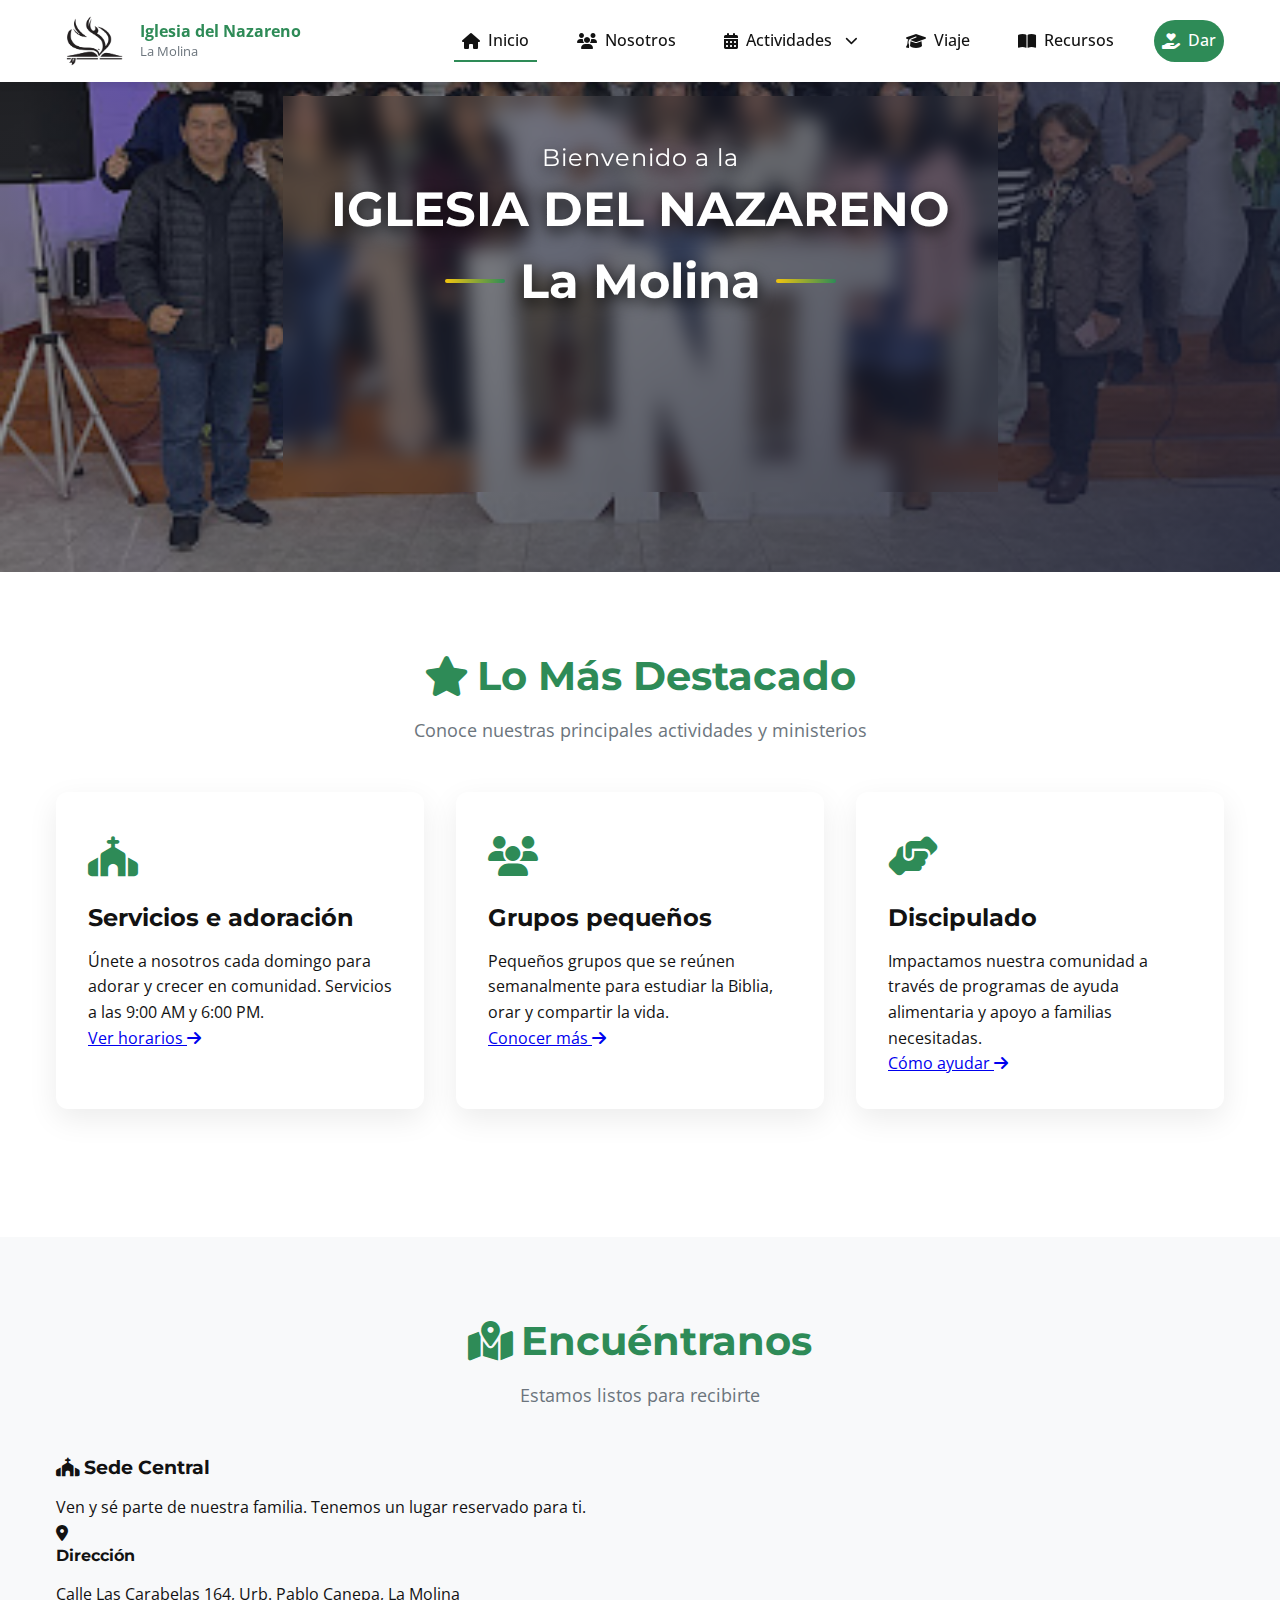
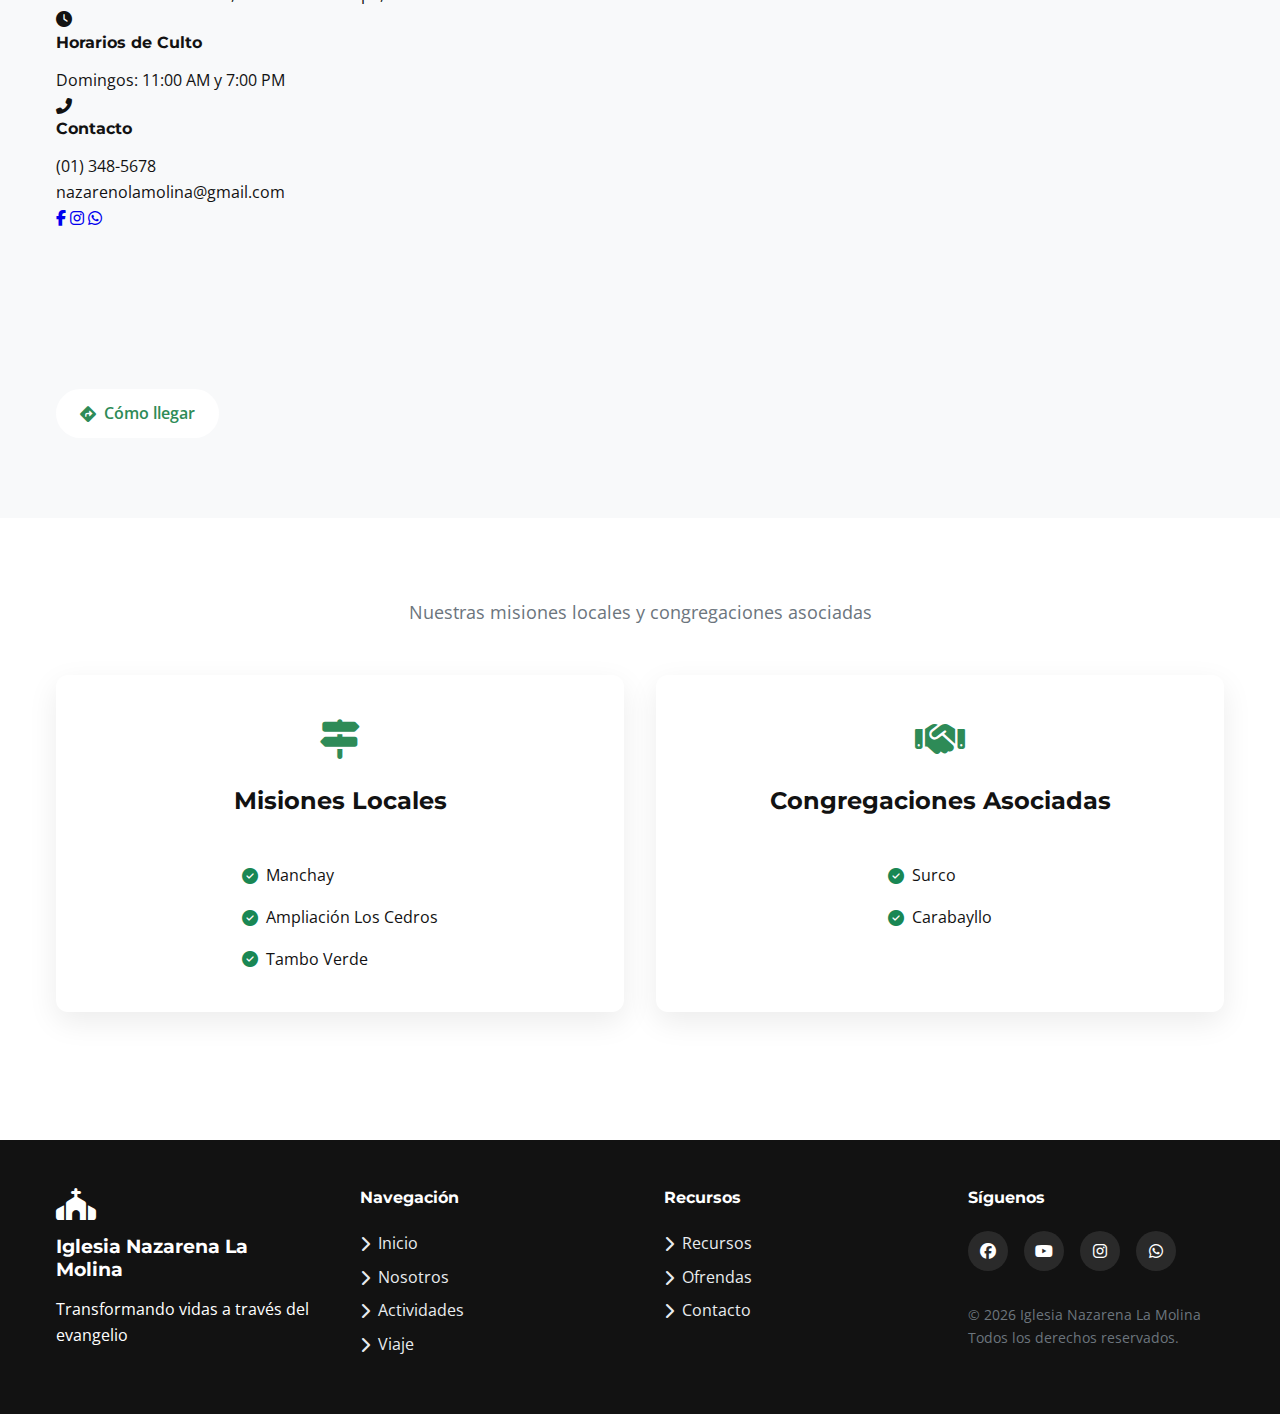
<file: index.html>
<!DOCTYPE html>
<html lang="es">
<head>
    <meta charset="UTF-8">
    <meta name="viewport" content="width=device-width, initial-scale=1.0">
    <title>Iglesia Nazarena La Molina - Inicio</title>
    <link rel="stylesheet" href="https://cdnjs.cloudflare.com/ajax/libs/font-awesome/6.4.0/css/all.min.css">
    <link href="https://fonts.googleapis.com/css2?family=Montserrat:wght@400;500;600;700&family=Open+Sans:wght@400;600&display=swap" rel="stylesheet">
    <link rel="stylesheet" href="styles/main.css">
    <link rel="stylesheet" href="styles/responsive.css">
    <link rel="stylesheet" href="styles/components.css">
</head>
<body>
    <!-- Header -->
    <header class="header">
        <nav class="navbar">
            <div class="nav-container">
                <a href="index.html" class="logo">
                    <img src="assets/logo-nazareno.png" alt="Logo de la Iglesia del Nazareno">
                    <span>Iglesia del Nazareno<br><small>La Molina</small></span>
                </a>
                
                <button class="menu-toggle" aria-label="Abrir menú">
                    <i class="fas fa-bars"></i>
                </button>
                
                <ul class="nav-menu">
                    <li><a href="index.html" class="active"><i class="fas fa-home"></i> Inicio</a></li>
                    <li><a href="nosotros.html"><i class="fas fa-users"></i> Nosotros</a></li>
                    <li class="dropdown">
                        <a href="actividades.html"><i class="fas fa-calendar-alt"></i> Actividades <i class="fas fa-chevron-down dropdown-icon"></i></a>
                        <ul class="dropdown-menu">
                            <li><a href="actividades.html#semanal">Horario Semanal</a></li>
                            <li><a href="actividades.html#ministerios">Ministerios</a></li>
                            <li><a href="actividades.html#especiales">Eventos Especiales</a></li>
                        </ul>
                    </li>
                    <li><a href="dni.html"><i class="fas fa-graduation-cap"></i> Viaje</a></li>
                    <li><a href="recursos.html"><i class="fas fa-book-open"></i> Recursos</a></li>
                    <li><a href="dar.html" class="btn-nav"><i class="fas fa-hand-holding-heart"></i> Dar</a></li>
                </ul>
            </div>
        </nav>
    </header>

    <!-- Hero Section -->
    <section class="hero hero-with-bg">
    <div class="hero-overlay"></div>
    <div class="hero-content hero-centered">
        <div class="hero-text glass-effect">
            <h1 class="hero-title"><span class="welcome-small">Bienvenido a la</span>IGLESIA DEL NAZARENO <br><span class="highlight-text">La Molina</span></h1>
            <p class="hero-subtitle">Una Comunidad Cristiana, de Santidad y Misionera</p>
            <div class="hero-buttons">
                <a href="actividades.html#horarios" class="btn btn-primary">
                    <i class="fas fa-calendar-check"></i> Próximas Actividades
                </a>
                <a href="contacto.html#ubicacion" class="btn btn-secondary">
                    <i class="fas fa-map-marker-alt"></i> Visítanos
                </a>
            </div>
        </div>
       
    </div>
</section>

    <!-- Main Content -->
    <main class="main-content">
        <!-- Sección Destacados -->
        <section class="section">
            <div class="section-header">
                <h2><i class="fas fa-star"></i> Lo Más Destacado</h2>
                <p class="section-subtitle">Conoce nuestras principales actividades y ministerios</p>
            </div>
            
            <div class="container">
                <div class="grid-cards">
                    <div class="card card-highlight">
                        <div class="card-icon">
                            <i class="fas fa-church"></i>
                        </div>
                        <h3 class="card-title">Servicios e adoración</h3>
                        <p>Únete a nosotros cada domingo para adorar y crecer en comunidad. Servicios a las 9:00 AM y 6:00 PM.</p>
                        <a href="actividades.html" class="card-link">Ver horarios <i class="fas fa-arrow-right"></i></a>
                    </div>
                    
                    <div class="card card-highlight">
                        <div class="card-icon">
                            <i class="fas fa-users"></i>
                        </div>
                        <h3 class="card-title">Grupos pequeños</h3>
                        <p>Pequeños grupos que se reúnen semanalmente para estudiar la Biblia, orar y compartir la vida.</p>
                        <a href="nosotros.html" class="card-link">Conocer más <i class="fas fa-arrow-right"></i></a>
                    </div>
                    
                    <div class="card card-highlight">
                        <div class="card-icon">
                            <i class="fas fa-hands-helping"></i>
                        </div>
                        <h3 class="card-title">Discipulado</h3>
                        <p>Impactamos nuestra comunidad a través de programas de ayuda alimentaria y apoyo a familias necesitadas.</p>
                        <a href="dar.html" class="card-link">Cómo ayudar <i class="fas fa-arrow-right"></i></a>
                    </div>
                </div>
            </div>
        </section>

        <!-- Sección Próximos Eventos -->
        <!--<section class="section section-alt">
            <div class="section-header">
                <h2><i class="fas fa-calendar-day"></i> Próximos Eventos</h2>
                <p class="section-subtitle">No te pierdas nuestras próximas actividades especiales</p>
            </div>
            
            <div class="container">
                <div class="events-grid">
                    <div class="event-card">
                        <div class="event-date">
                            <span class="event-day">15</span>
                            <span class="event-month">MAR</span>
                        </div>
                        <div class="event-content">
                            <h3>Retiro de Mujeres</h3>
                            <p><i class="far fa-clock"></i> 9:00 AM - 5:00 PM</p>
                            <p><i class="fas fa-map-marker-alt"></i> Local Central</p>
                            <p>Un día especial de reflexión, oración y comunión para todas las mujeres de la iglesia.</p>
                        </div>
                    </div>
                    
                    <div class="event-card">
                        <div class="event-date">
                            <span class="event-day">22</span>
                            <span class="event-month">MAR</span>
                        </div>
                        <div class="event-content">
                            <h3>Conferencia Juvenil</h3>
                            <p><i class="far fa-clock"></i> 6:00 PM - 9:00 PM</p>
                            <p><i class="fas fa-map-marker-alt"></i> Auditorio Principal</p>
                            <p>Evento especial para jóvenes con música en vivo, enseñanza y actividades dinámicas.</p>
                        </div>
                    </div>
                    
                    <div class="event-card">
                        <div class="event-date">
                            <span class="event-day">29</span>
                            <span class="event-month">MAR</span>
                        </div>
                        <div class="event-content">
                            <h3>Bautizos</h3>
                            <p><i class="far fa-clock"></i> 4:00 PM</p>
                            <p><i class="fas fa-map-marker-alt"></i> Piscina Bautismal</p>
                            <p>Celebración especial de bautismos. Si deseas bautizarte, contacta con nuestros pastores.</p>
                        </div>
                    </div>
                </div>
                
                <div class="text-center" style="margin-top: 3rem;">
                    <a href="actividades.html" class="btn btn-primary">
                        <i class="fas fa-calendar-alt"></i> Ver Calendario Completo
                    </a>
                </div>
            </div>
        </section>-->

        <!-- Sección Testimonios Breves -->
        <!--<section class="section">
            <div class="section-header">
                <h2><i class="fas fa-quote-left"></i> Testimonios</h2>
                <p class="section-subtitle">Historias de transformación en nuestra comunidad</p>
            </div>
            
            <div class="container">
                <div class="testimonial-cards">
                    <div class="testimonial-card">
                        <div class="testimonial-content">
                            <p>"Esta iglesia transformó mi vida completamente. Encontré una familia espiritual que me apoyó en los momentos más difíciles."</p>
                        </div>
                        <div class="testimonial-author">
                            <div class="author-avatar">
                                <i class="fas fa-user"></i>
                            </div>
                            <div class="author-info">
                                <h4>Miguel Ángel</h4>
                                <p>Miembro desde 2018</p>
                            </div>
                        </div>
                    </div>
                    
                    <div class="testimonial-card">
                        <div class="testimonial-content">
                            <p>"Nuestro matrimonio fue restaurado gracias al ministerio de consejería. Hoy servimos ayudando a otras parejas."</p>
                        </div>
                        <div class="testimonial-author">
                            <div class="author-avatar">
                                <i class="fas fa-user-friends"></i>
                            </div>
                            <div class="author-info">
                                <h4>Rosa y Fernando</h4>
                                <p>Matrimonio restaurado</p>
                            </div>
                        </div>
                    </div>
                </div>
                
                <div class="text-center" style="margin-top: 3rem;">
                    <a href="nosotros.html#testimonios" class="btn btn-secondary">
                        <i class="fas fa-book-open"></i> Ver Más Testimonios
                    </a>
                </div>
            </div>
        </section>-->

        <!-- Sección Ubicación -->
        <section class="section section-alt">
            <div class="section-header">
                <h2><i class="fas fa-map-marked-alt"></i> Encuéntranos</h2>
                <p class="section-subtitle">Estamos listos para recibirte</p>
            </div>
            
            <div class="container">
                <div class="location-wrapper">
                    <div class="location-details">
                        <div class="info-card">
                            <h3><i class="fas fa-church"></i> Sede Central</h3>
                            <p class="info-desc">Ven y sé parte de nuestra familia. Tenemos un lugar reservado para ti.</p>
                            
                            <div class="info-items">
                                <div class="info-item">
                                    <div class="icon-box"><i class="fas fa-map-marker-alt"></i></div>
                                    <div>
                                        <h4>Dirección</h4>
                                        <p>Calle Las Carabelas 164, Urb. Pablo Canepa, La Molina</p>
                                    </div>
                                </div>
                                
                                <div class="info-item">
                                    <div class="icon-box"><i class="fas fa-clock"></i></div>
                                    <div>
                                        <h4>Horarios de Culto</h4>
                                        <p>Domingos: 11:00 AM y 7:00 PM</p>
                                    </div>
                                </div>
                                
                                <div class="info-item">
                                    <div class="icon-box"><i class="fas fa-phone-alt"></i></div>
                                    <div>
                                        <h4>Contacto</h4>
                                        <p>(01) 348-5678</p>
                                        <p>nazarenolamolina@gmail.com</p>
                                    </div>
                                </div>
                            </div>

                            <div class="social-links-location">
                                <a href="https://www.facebook.com/share/1Mc9yZU6WK/" target="_blank"><i class="fab fa-facebook-f"></i></a>
                                <a href="https://www.instagram.com/nazarenolamolina" target="_blank"><i class="fab fa-instagram"></i></a>
                                <a href="https://wa.me/51996643049" target="_blank"><i class="fab fa-whatsapp"></i></a>
                            </div>
                        </div>
                    </div>
                    
                    <div class="location-map">
                        <div class="map-frame">
                            <iframe 
                                src="https://www.google.com/maps/embed?pb=!1m18!1m12!1m3!1d3901.1895388332616!2d-76.95078972487267!3d-12.067310277899778!2m3!1f0!2f0!3f0!3m2!1i1024!2i768!4f13.1!3m3!1m2!1s0x9105c6eee0a9d06d%3A0x581050e64eacde4e!2sIglesia%20del%20Nazareno%20La%20Molina!5e0!3m2!1ses-419!2spe!4v1705100000000!5m2!1ses-419!2spe" 
                                width="100%" 
                                height="100%" 
                                style="border:0;" 
                                allowfullscreen="" 
                                loading="lazy" 
                                referrerpolicy="no-referrer-when-downgrade"
                                title="Ubicación de Nazareno La Molina">
                            </iframe>
                        </div>
                        <a href="https://maps.app.goo.gl/xCTMgPXaJPe3aZxw5" target="_blank" class="btn btn-primary btn-block map-btn">
                            <i class="fas fa-directions"></i> Cómo llegar
                        </a>
                    </div>
                </div>
            </div>
        </section>

        <!-- Sección Misiones y Congregaciones -->
        <section class="section">
            <div class="section-header">
                
                <p class="section-subtitle">Nuestras misiones locales y congregaciones asociadas</p>
            </div>
            
            <div class="container">
                <div class="grid-cards">
                    <div class="card" style="text-align: center;">
                        <div class="card-icon">
                            <i class="fas fa-map-signs"></i>
                        </div>
                        <h3 class="card-title">Misiones Locales</h3>
                        <ul class="giving-list" style="text-align: left; display: inline-block;">
                            <li><i class="fas fa-check-circle"></i> Manchay</li>
                            <li><i class="fas fa-check-circle"></i> Ampliación Los Cedros</li>
                            <li><i class="fas fa-check-circle"></i> Tambo Verde</li>
                        </ul>
                    </div>
                    
                    <div class="card" style="text-align: center;">
                        <div class="card-icon">
                            <i class="fas fa-handshake"></i>
                        </div>
                        <h3 class="card-title">Congregaciones Asociadas</h3>
                        <ul class="giving-list" style="text-align: left; display: inline-block;">
                            <li><i class="fas fa-check-circle"></i> Surco</li>
                            <li><i class="fas fa-check-circle"></i> Carabayllo</li>
                        </ul>
                        
                    </div>
                </div>
            </div>
        </section>
    </main>

    <!-- Footer -->
    <footer class="footer">
        <div class="container">
            <div class="footer-content">
                <div class="footer-logo">
                    <i class="fas fa-church"></i>
                    <h3>Iglesia Nazarena La Molina</h3>
                    <p>Transformando vidas a través del evangelio</p>
                </div>
                
                <div class="footer-links">
                    <h4>Navegación</h4>
                    <ul>
                        <li><a href="index.html"><i class="fas fa-chevron-right"></i> Inicio</a></li>
                        <li><a href="nosotros.html"><i class="fas fa-chevron-right"></i> Nosotros</a></li>
                        <li><a href="actividades.html"><i class="fas fa-chevron-right"></i> Actividades</a></li>
                        <li><a href="dni.html"><i class="fas fa-chevron-right"></i> Viaje</a></li>
                    </ul>
                </div>
                
                <div class="footer-links">
                    <h4>Recursos</h4>
                    <ul>
                        <li><a href="recursos.html"><i class="fas fa-chevron-right"></i> Recursos</a></li>
                        <li><a href="dar.html"><i class="fas fa-chevron-right"></i> Ofrendas</a></li>
                        <li><a href="contacto.html"><i class="fas fa-chevron-right"></i> Contacto</a></li>
                    </ul>
                </div>
                
                <div class="footer-social">
                    <h4>Síguenos</h4>
                    <div class="social-icons">
                        <a href="https://www.facebook.com/share/1Mc9yZU6WK/"><i class="fab fa-facebook"></i></a>
                        <a href="#"><i class="fab fa-youtube"></i></a>
                        <a href="https://www.instagram.com/nazarenolamolina"><i class="fab fa-instagram"></i></a>
                        <a href="https://wa.me/51996643049" target="_blank"><i class="fab fa-whatsapp"></i></a>
                    </div>
                    <p class="copyright">© 2026 Iglesia Nazarena La Molina<br>Todos los derechos reservados.</p>
                </div>
            </div>
        </div>
    </footer>

    <script src="scripts/main.js"></script>
</body>
</html>
</file>
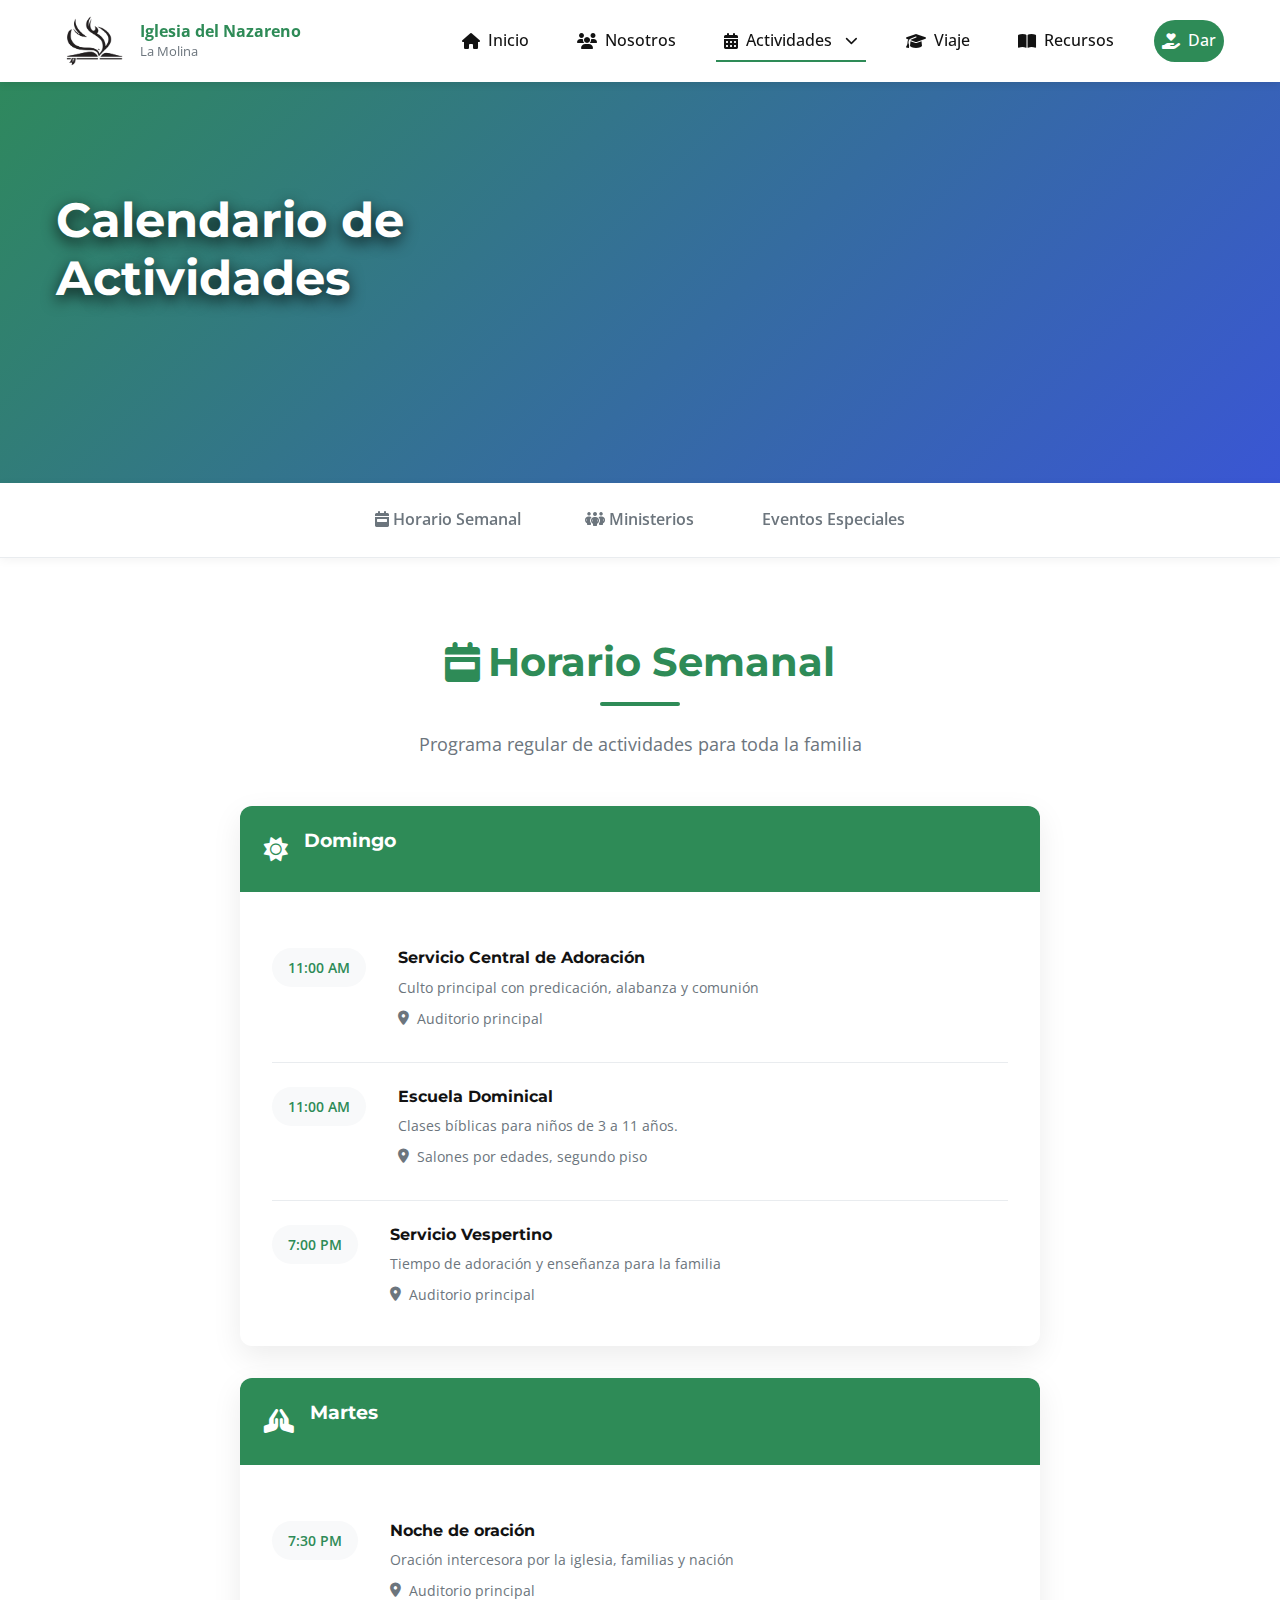
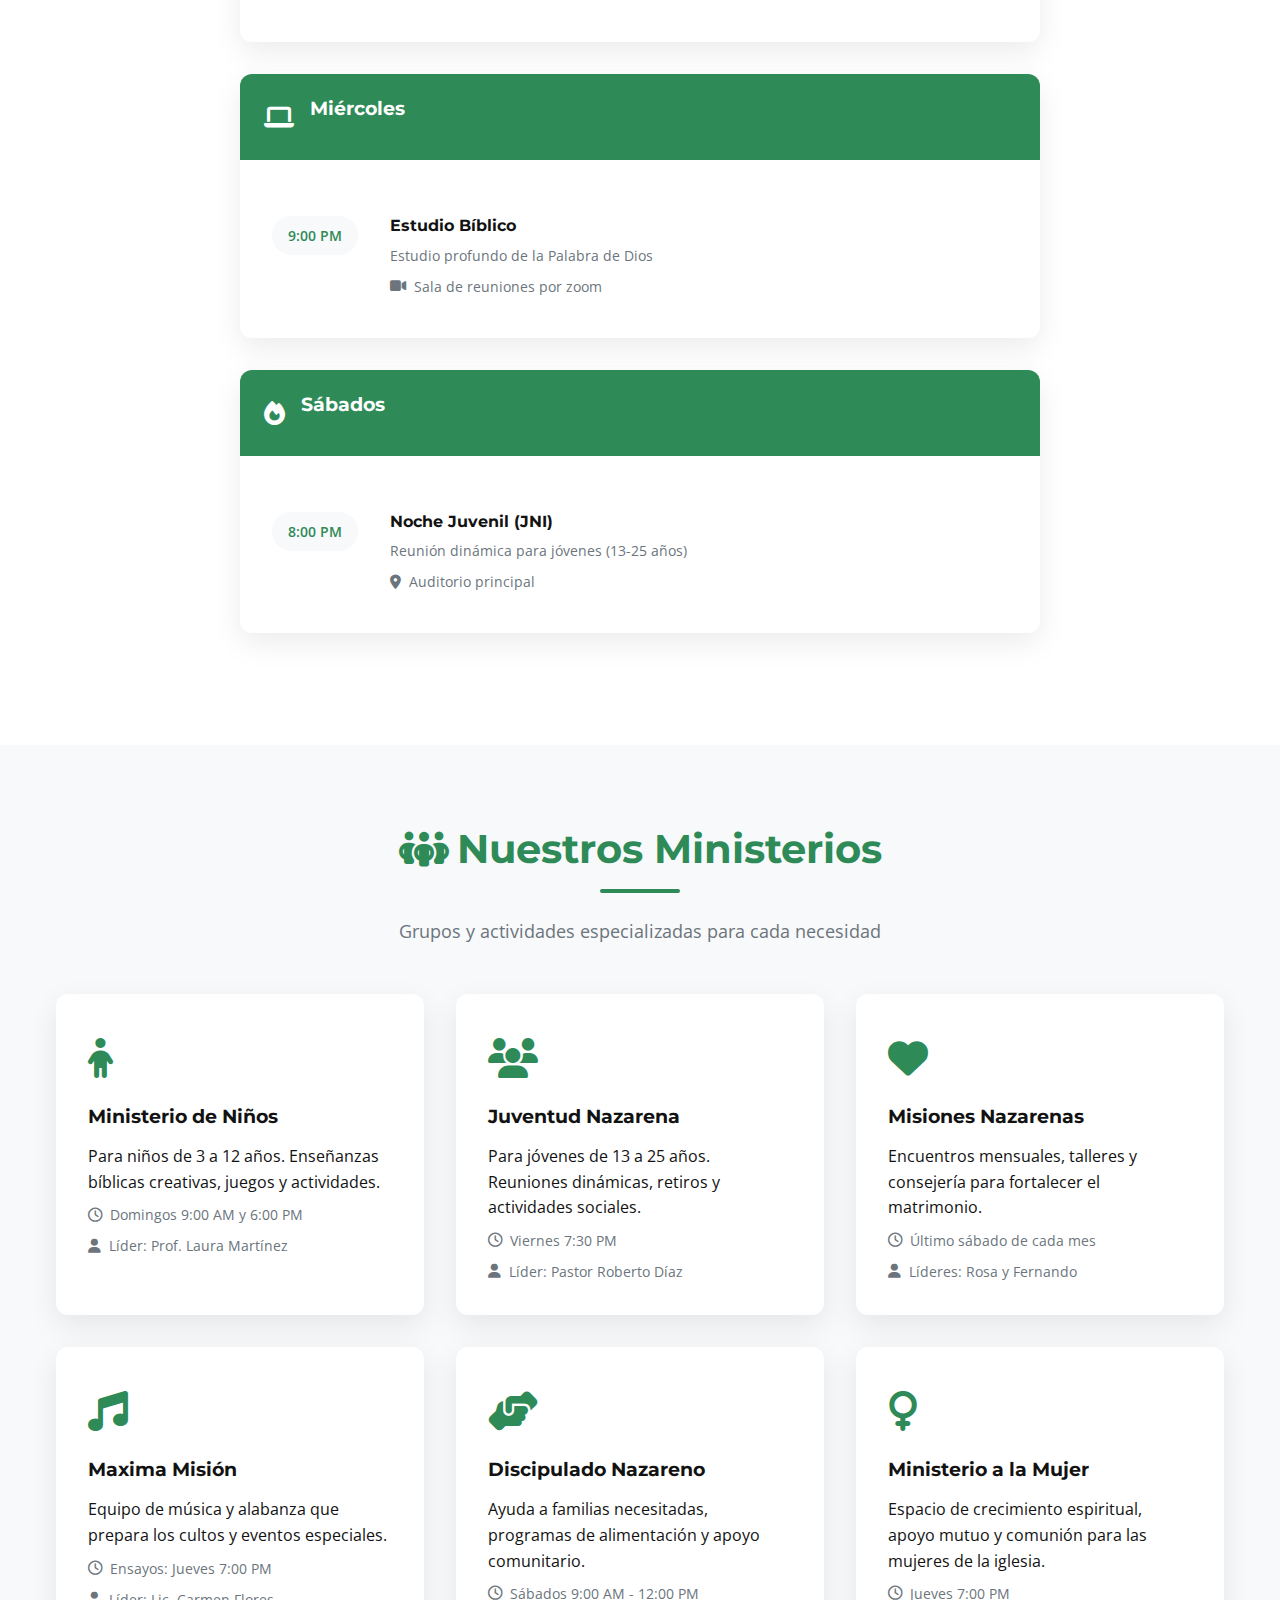
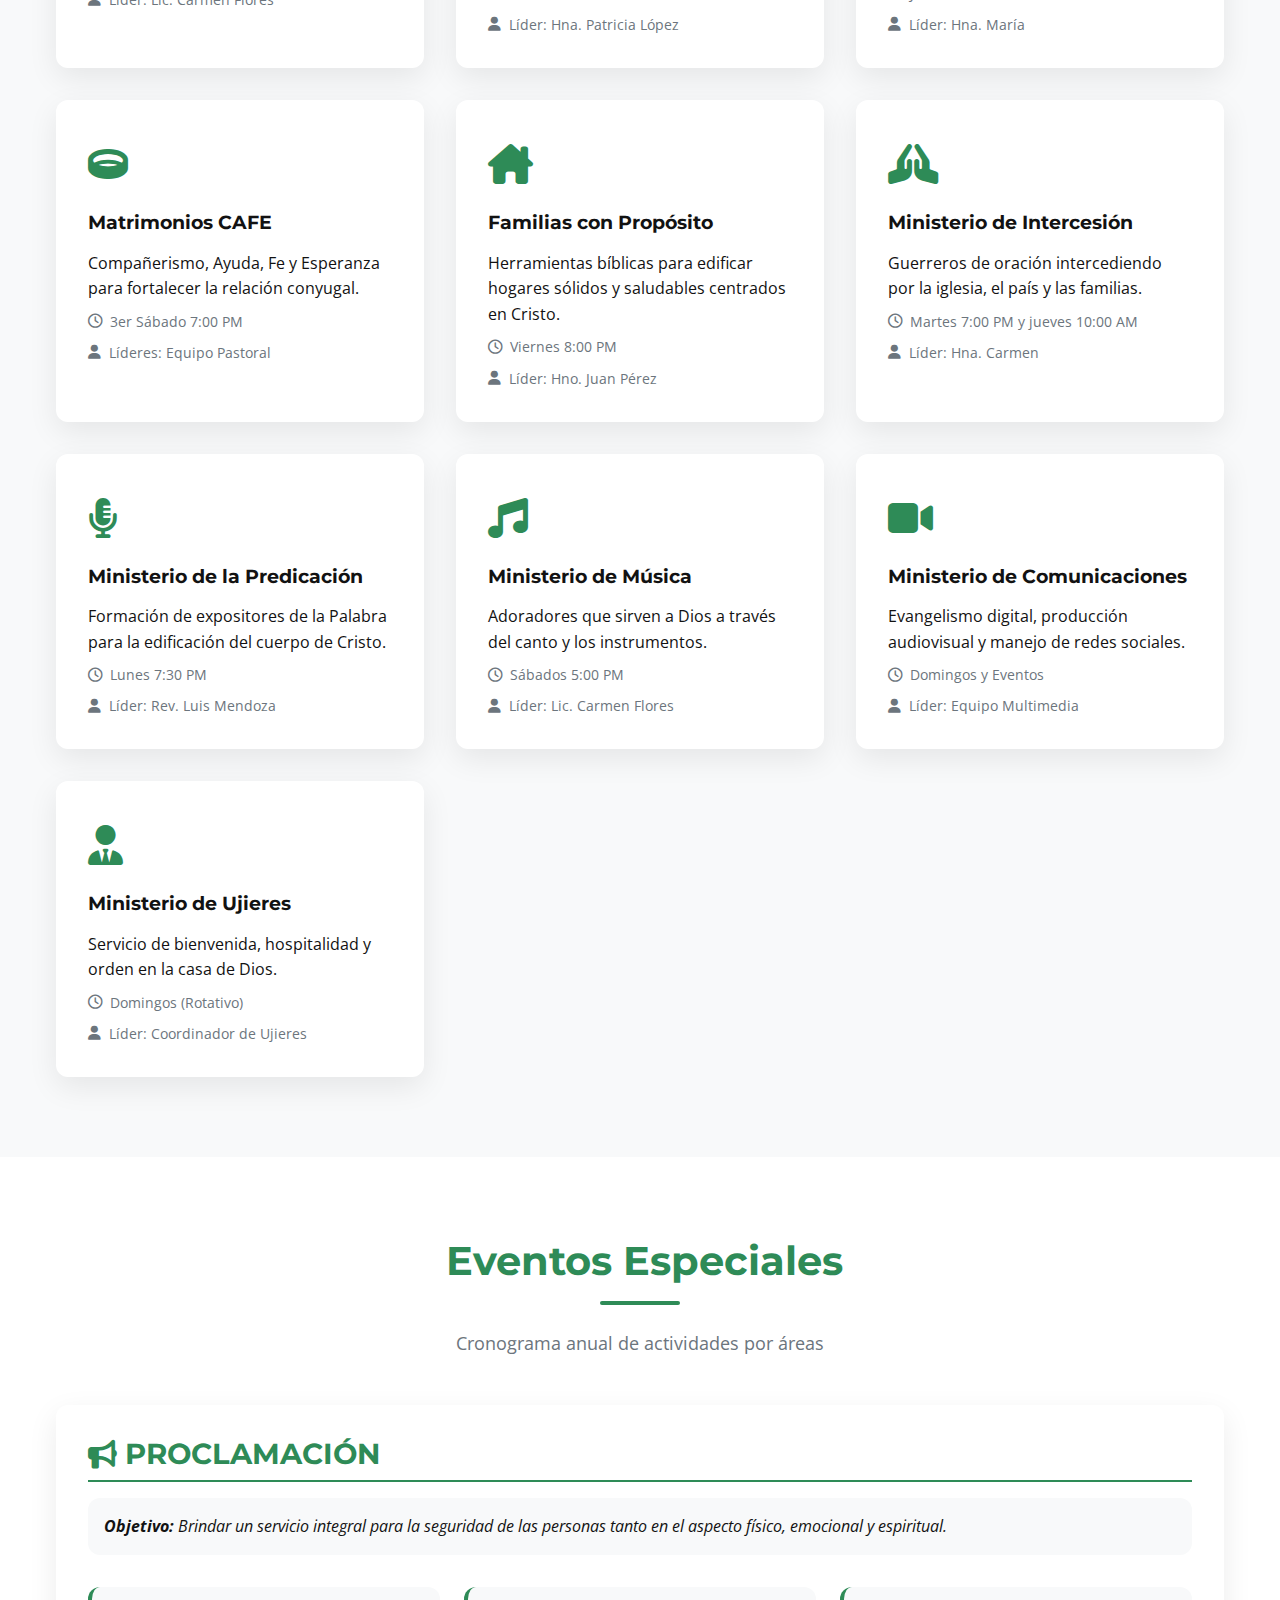
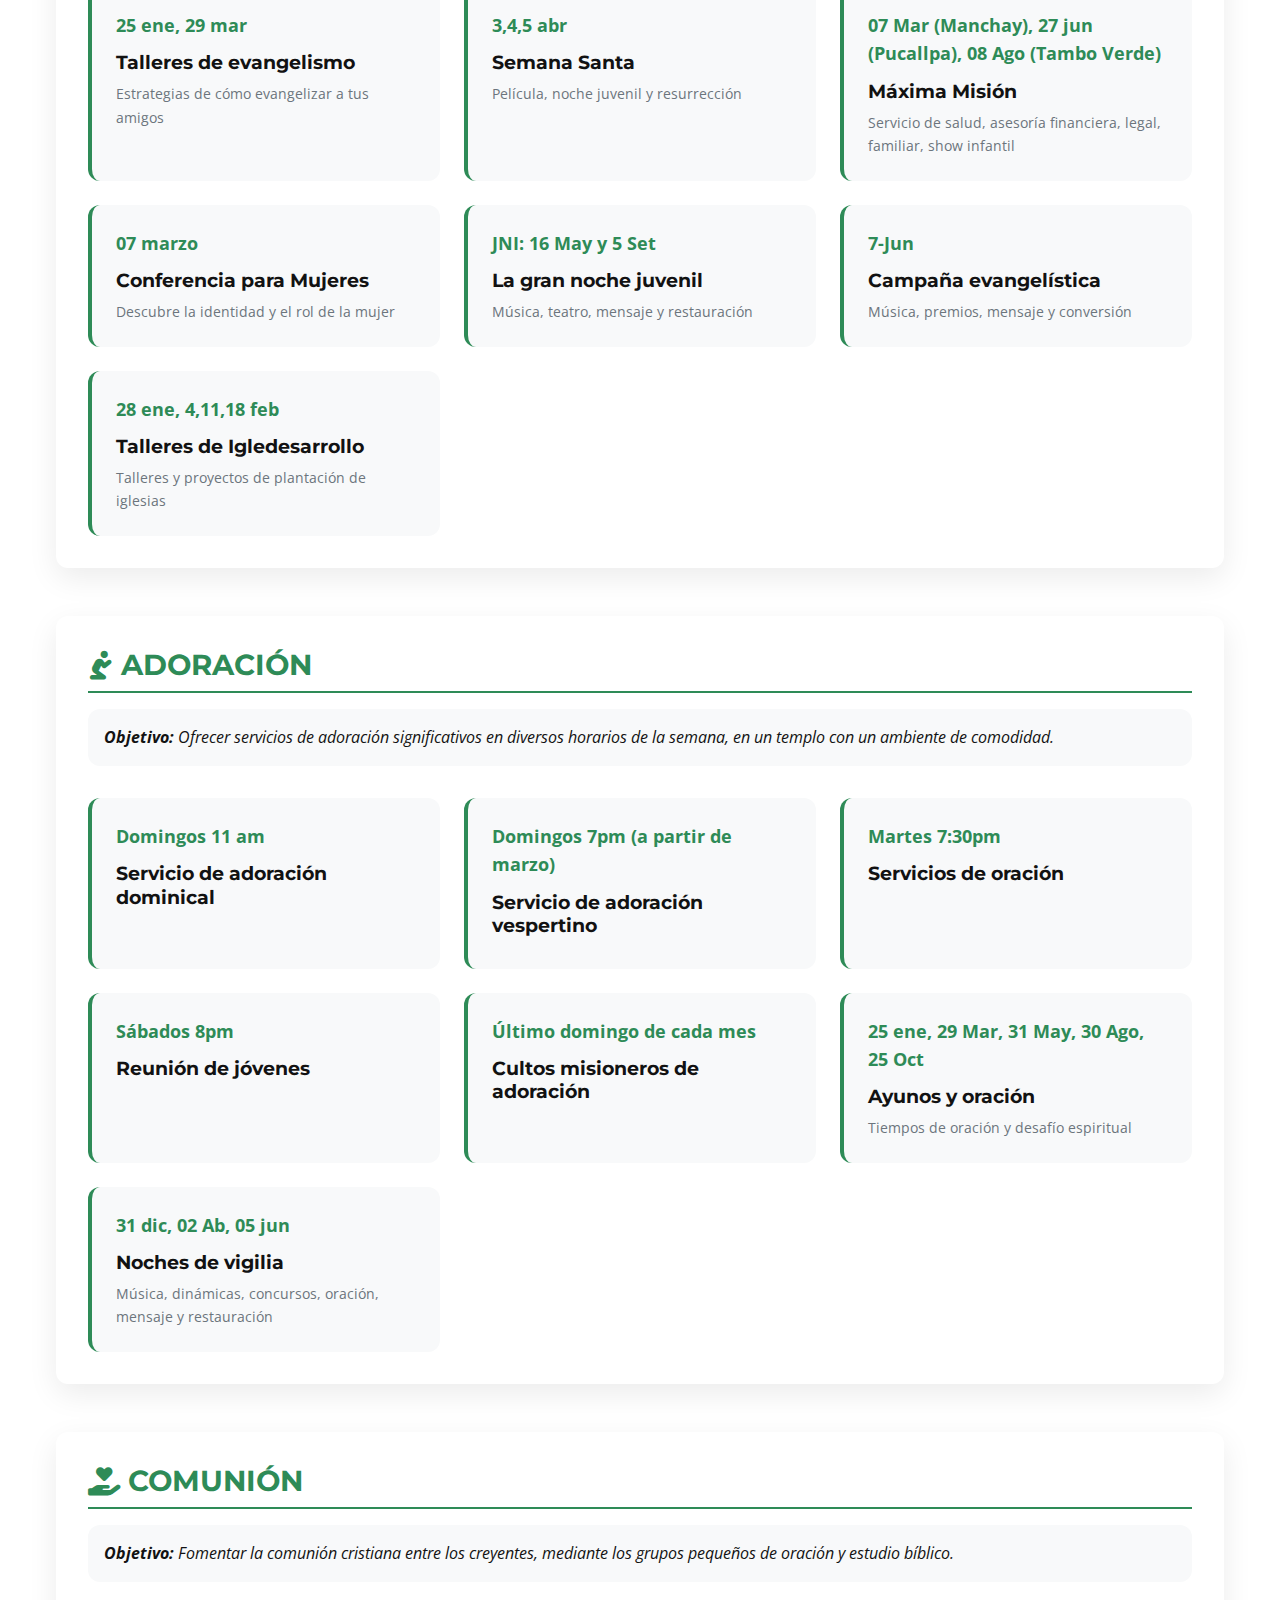
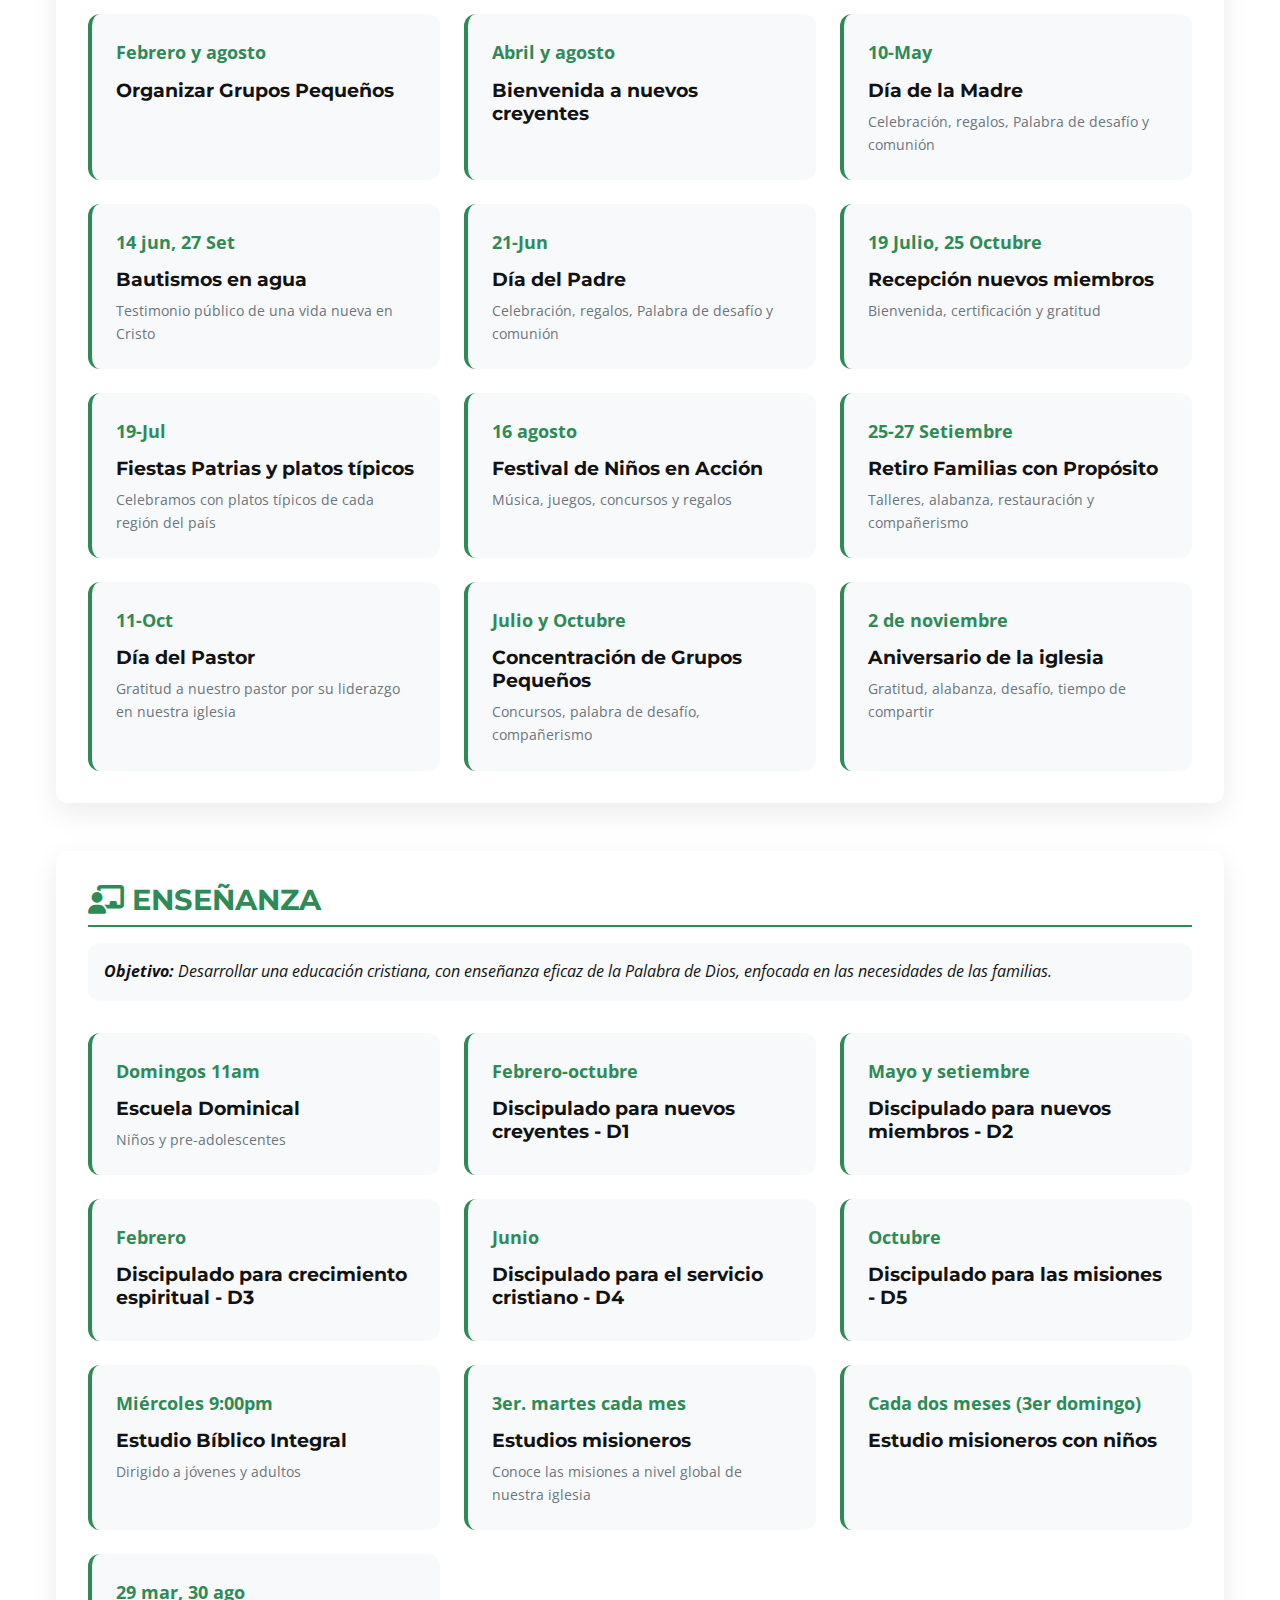
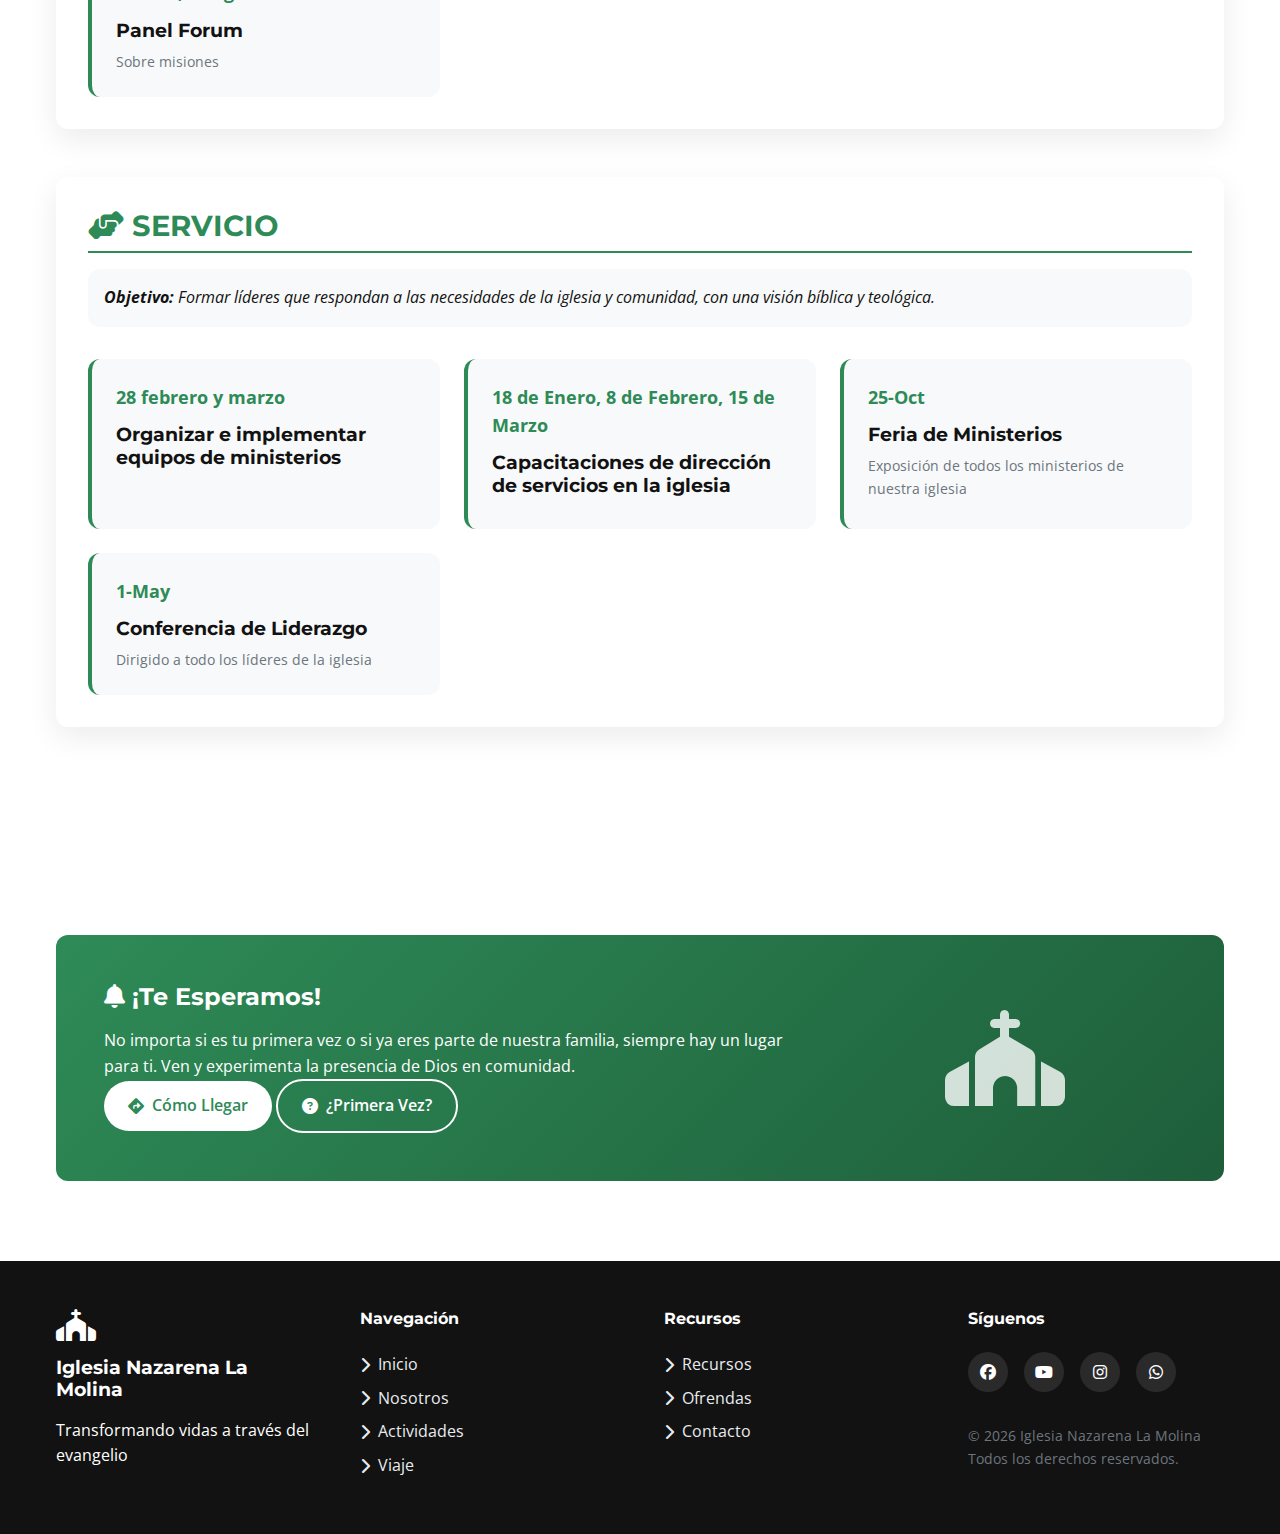
<file: actividades.html>
<!DOCTYPE html>
<html lang="es">
<head>
    <meta charset="UTF-8">
    <meta name="viewport" content="width=device-width, initial-scale=1.0">
    <title>Actividades - Iglesia Nazarena La Molina</title>
    <link rel="stylesheet" href="https://cdnjs.cloudflare.com/ajax/libs/font-awesome/6.4.0/css/all.min.css">
    <link href="https://fonts.googleapis.com/css2?family=Montserrat:wght@400;500;600;700&family=Open+Sans:wght@400;600&display=swap" rel="stylesheet">
    <link rel="stylesheet" href="styles/main.css">
    <link rel="stylesheet" href="styles/responsive.css">
    <link rel="stylesheet" href="styles/components.css">
    <style>
        /* Estilos adicionales para los eventos especiales */
        .special-events-category {
            margin-bottom: 3rem;
            background: var(--white);
            border-radius: var(--border-radius);
            padding: 2rem;
            box-shadow: var(--shadow);
        }
        
        .category-title {
            color: var(--primary-color);
            font-size: 1.8rem;
            display: flex;
            align-items: center;
            gap: 0.5rem;
            margin-bottom: 1rem;
            border-bottom: 2px solid var(--primary-color);
            padding-bottom: 0.5rem;
        }
        
        .category-objective {
            background: var(--light-color);
            padding: 1rem;
            border-radius: var(--border-radius);
            margin-bottom: 2rem;
            font-style: italic;
        }
        
        .special-events-grid {
            display: grid;
            grid-template-columns: repeat(auto-fit, minmax(280px, 1fr));
            gap: 1.5rem;
        }
        
        .event-card {
            background: var(--light-color);
            padding: 1.5rem;
            border-radius: var(--border-radius);
            transition: var(--transition);
            border-left: 4px solid var(--primary-color);
        }
        
        .event-card:hover {
            transform: translateY(-3px);
            box-shadow: var(--shadow);
        }
        
        .event-card-date {
            color: var(--primary-color);
            font-weight: 700;
            margin-bottom: 0.75rem;
            font-size: 1.1rem;
        }
        
        .event-card-title {
            margin-bottom: 0.5rem;
            font-size: 1.2rem;
        }
        
        .event-card-desc {
            color: var(--gray);
            font-size: 0.9rem;
        }
        
        @media (max-width: 768px) {
            .special-events-grid {
                grid-template-columns: 1fr;
            }
            
            .category-title {
                font-size: 1.5rem;
            }
            
            .page-nav ul {
                justify-content: flex-start;
            }
        }
        
        /* Estilos para el submenú de navegación */
        .page-nav-wrapper {
            background: var(--white);
            border-bottom: 1px solid var(--gray-light);
            position: sticky;
            top: 80px; /* Ajuste para quedar debajo del header fijo */
            z-index: 900;
            box-shadow: 0 2px 10px rgba(0,0,0,0.05);
        }
        
        .page-nav {
            max-width: 1200px;
            margin: 0 auto;
            padding: 0 1rem;
        }
        
        .page-nav ul {
            display: flex;
            justify-content: center;
            list-style: none;
            gap: 1rem;
            overflow-x: auto;
            padding: 1rem 0;
        }
        
        .page-nav a {
            text-decoration: none;
            color: var(--gray);
            font-weight: 600;
            padding: 0.5rem 1.5rem;
            border-radius: 50px;
            transition: var(--transition);
            white-space: nowrap;
            display: inline-block;
        }
        
        .page-nav a:hover {
            background: var(--light-color);
            color: var(--primary-color);
        }
        
        /* Ajuste para el scroll para que el título no quede oculto */
        section[id] {
            scroll-margin-top: 150px;
        }
    </style>
</head>
<body>
    <!-- Header -->
    <header class="header">
        <nav class="navbar">
            <div class="nav-container">
                <a href="index.html" class="logo">
                    <img src="assets/logo-nazareno.png" alt="Logo de la Iglesia del Nazareno">
                    <span>Iglesia del Nazareno<br><small>La Molina</small></span>
                </a>
                
                <button class="menu-toggle" aria-label="Abrir menú">
                    <i class="fas fa-bars"></i>
                </button>
                
                <ul class="nav-menu">
                    <li><a href="index.html"><i class="fas fa-home"></i> Inicio</a></li>
                    <li><a href="nosotros.html"><i class="fas fa-users"></i> Nosotros</a></li>
                    <li class="dropdown">
                        <a href="actividades.html" class="active"><i class="fas fa-calendar-alt"></i> Actividades <i class="fas fa-chevron-down dropdown-icon"></i></a>
                        <ul class="dropdown-menu">
                            <li><a href="actividades.html#semanal">Horario Semanal</a></li>
                            <li><a href="actividades.html#ministerios">Ministerios</a></li>
                            <li><a href="actividades.html#especiales">Eventos Especiales</a></li>
                        </ul>
                    </li>
                    <li><a href="dni.html"><i class="fas fa-graduation-cap"></i> Viaje</a></li>
                    <li><a href="recursos.html"><i class="fas fa-book-open"></i> Recursos</a></li>
                    <li><a href="dar.html" class="btn-nav"><i class="fas fa-hand-holding-heart"></i> Dar</a></li>
                </ul>
            </div>
        </nav>
    </header>

    <!-- Hero Section -->
    <section class="hero hero-page">
        <div class="hero-content">
            <div class="hero-text">
                <h1 class="hero-title">Calendario de Actividades</h1>
                <p class="hero-subtitle">Únete a nuestras reuniones y eventos especiales</p>
            </div>
        </div>
    </section>

    <!-- Submenú de Navegación -->
    <div class="page-nav-wrapper">
        <nav class="page-nav">
            <ul>
                <li><a href="#semanal"><i class="fas fa-calendar-week"></i> Horario Semanal</a></li>
                <li><a href="#ministerios"><i class="fas fa-people-group"></i> Ministerios</a></li>
                <li><a href="#especiales"><i class="fas fa-calendar-star"></i> Eventos Especiales</a></li>
            </ul>
        </nav>
    </div>

    <!-- Main Content -->
    <main class="main-content" id="horarios">
        <!-- Calendario Semanal -->
        <section class="section" id="semanal">
            <div class="container">
                <div class="page-header">
                    <h2><i class="fas fa-calendar-week"></i> Horario Semanal</h2>
                    <div class="divider"></div>
                    <p class="page-description">Programa regular de actividades para toda la familia</p>
                </div>
                
                <div class="weekly-schedule">
                    <div class="day-schedule">
                        <div class="day-header">
                            <i class="fas fa-sun"></i>
                            <h3>Domingo</h3>
                        </div>
                        <div class="day-events">
                            <div class="event-item">
                                <div class="event-time">11:00 AM</div>
                                <div class="event-details">
                                    <h4>Servicio Central de Adoración</h4>
                                    <p>Culto principal con predicación, alabanza y comunión</p>
                                    <p class="event-location"><i class="fas fa-map-marker-alt"></i> Auditorio principal</p>
                                </div>
                            </div>
                            <div class="event-item">
                                <div class="event-time">11:00 AM</div>
                                <div class="event-details">
                                    <h4>Escuela Dominical</h4>
                                    <p>Clases bíblicas para niños de 3 a 11 años.</p>
                                    <p class="event-location"><i class="fas fa-map-marker-alt"></i> Salones por edades, segundo piso</p>
                                </div>
                            </div>
                            <div class="event-item">
                                <div class="event-time">7:00 PM</div>
                                <div class="event-details">
                                    <h4>Servicio Vespertino</h4>
                                    <p>Tiempo de adoración y enseñanza para la familia</p>
                                    <p class="event-location"><i class="fas fa-map-marker-alt"></i> Auditorio principal</p>
                                </div>
                            </div>
                        </div>
                    </div>
                    
                    <div class="day-schedule">
                        <div class="day-header">
                            <i class="fas fa-hands-praying"></i>
                            <h3>Martes</h3>
                        </div>
                        <div class="day-events">
                            <div class="event-item">
                                <div class="event-time">7:30 PM</div>
                                <div class="event-details">
                                    <h4>Noche de oración</h4>
                                    <p>Oración intercesora por la iglesia, familias y nación</p>
                                    <p class="event-location"><i class="fas fa-map-marker-alt"></i> Auditorio principal</p>
                                </div>
                            </div>
                        </div>
                    </div>
                    
                    <div class="day-schedule">
                        <div class="day-header">
                            <i class="fas fa-laptop"></i>
                            <h3>Miércoles</h3>
                        </div>
                        <div class="day-events">
                            <div class="event-item">
                                <div class="event-time">9:00 PM</div>
                                <div class="event-details">
                                    <h4>Estudio Bíblico</h4>
                                    <p>Estudio profundo de la Palabra de Dios</p>
                                    <p class="event-location"><i class="fas fa-video"></i> Sala de reuniones por zoom</p>
                                </div>
                            </div>
                        </div>
                    </div>
                    
                    <div class="day-schedule">
                        <div class="day-header">
                            <i class="fas fa-fire"></i>
                            <h3>Sábados</h3>
                        </div>
                        <div class="day-events">
                            <div class="event-item">
                                <div class="event-time">8:00 PM</div>
                                <div class="event-details">
                                    <h4>Noche Juvenil (JNI)</h4>
                                    <p>Reunión dinámica para jóvenes (13-25 años)</p>
                                    <p class="event-location"><i class="fas fa-map-marker-alt"></i> Auditorio principal</p>
                                </div>
                            </div>
                        </div>
                    </div>
                </div>
            </div>
        </section>

        <!-- Ministerios -->
        <section class="section section-alt" id="ministerios">
            <div class="container">
                <div class="page-header">
                    <h2><i class="fas fa-people-group"></i> Nuestros Ministerios</h2>
                    <div class="divider"></div>
                    <p class="page-description">Grupos y actividades especializadas para cada necesidad</p>
                </div>
                
                <div class="ministries-grid">
                    <div class="ministry-card">
                        <div class="ministry-icon">
                            <i class="fas fa-child"></i>
                        </div>
                        <h3>Ministerio de Niños</h3>
                        <p>Para niños de 3 a 12 años. Enseñanzas bíblicas creativas, juegos y actividades.</p>
                        <p class="ministry-time"><i class="far fa-clock"></i> Domingos 9:00 AM y 6:00 PM</p>
                        <p class="ministry-leader"><i class="fas fa-user"></i> Líder: Prof. Laura Martínez</p>
                    </div>
                    
                    <div class="ministry-card">
                        <div class="ministry-icon">
                            <i class="fas fa-users"></i>
                        </div>
                        <h3>Juventud Nazarena</h3>
                        <p>Para jóvenes de 13 a 25 años. Reuniones dinámicas, retiros y actividades sociales.</p>
                        <p class="ministry-time"><i class="far fa-clock"></i> Viernes 7:30 PM</p>
                        <p class="ministry-leader"><i class="fas fa-user"></i> Líder: Pastor Roberto Díaz</p>
                    </div>
                    
                    <div class="ministry-card">
                        <div class="ministry-icon">
                            <i class="fas fa-heart"></i>
                        </div>
                        <h3>Misiones Nazarenas</h3>
                        <p>Encuentros mensuales, talleres y consejería para fortalecer el matrimonio.</p>
                        <p class="ministry-time"><i class="far fa-clock"></i> Último sábado de cada mes</p>
                        <p class="ministry-leader"><i class="fas fa-user"></i> Líderes: Rosa y Fernando</p>
                    </div>
                    
                    <div class="ministry-card">
                        <div class="ministry-icon">
                            <i class="fas fa-music"></i>
                        </div>
                        <h3>Maxima Misión</h3>
                        <p>Equipo de música y alabanza que prepara los cultos y eventos especiales.</p>
                        <p class="ministry-time"><i class="far fa-clock"></i> Ensayos: Jueves 7:00 PM</p>
                        <p class="ministry-leader"><i class="fas fa-user"></i> Líder: Lic. Carmen Flores</p>
                    </div>
                    
                    <div class="ministry-card">
                        <div class="ministry-icon">
                            <i class="fas fa-hands-helping"></i>
                        </div>
                        <h3>Discipulado Nazareno</h3>
                        <p>Ayuda a familias necesitadas, programas de alimentación y apoyo comunitario.</p>
                        <p class="ministry-time"><i class="far fa-clock"></i> Sábados 9:00 AM - 12:00 PM</p>
                        <p class="ministry-leader"><i class="fas fa-user"></i> Líder: Hna. Patricia López</p>
                    </div>
                    
                    <div class="ministry-card">
                        <div class="ministry-icon">
                            <i class="fas fa-venus"></i>
                        </div>
                        <h3>Ministerio a la Mujer</h3>
                        <p>Espacio de crecimiento espiritual, apoyo mutuo y comunión para las mujeres de la iglesia.</p>
                        <p class="ministry-time"><i class="far fa-clock"></i> Jueves 7:00 PM</p>
                        <p class="ministry-leader"><i class="fas fa-user"></i> Líder: Hna. María</p>
                    </div>

                     <div class="ministry-card">
                        <div class="ministry-icon">
                            <i class="fas fa-ring"></i>
                        </div>
                        <h3>Matrimonios CAFE</h3>
                        <p>Compañerismo, Ayuda, Fe y Esperanza para fortalecer la relación conyugal.</p>
                        <p class="ministry-time"><i class="far fa-clock"></i> 3er Sábado 7:00 PM</p>
                        <p class="ministry-leader"><i class="fas fa-user"></i> Líderes: Equipo Pastoral</p>
                    </div>
                     <div class="ministry-card">
                        <div class="ministry-icon">
                            <i class="fas fa-house-chimney"></i>
                        </div>
                        <h3>Familias con Propósito</h3>
                        <p>Herramientas bíblicas para edificar hogares sólidos y saludables centrados en Cristo.</p>
                        <p class="ministry-time"><i class="far fa-clock"></i> Viernes 8:00 PM</p>
                        <p class="ministry-leader"><i class="fas fa-user"></i> Líder: Hno. Juan Pérez</p>
                    </div>
                     <div class="ministry-card">
                        <div class="ministry-icon">
                            <i class="fas fa-hands-praying"></i>
                        </div>
                        <h3>Ministerio de Intercesión</h3>
                        <p>Guerreros de oración intercediendo por la iglesia, el país y las familias.</p>
                        <p class="ministry-time"><i class="far fa-clock"></i> Martes 7:00 PM y jueves 10:00 AM</p>
                        <p class="ministry-leader"><i class="fas fa-user"></i> Líder: Hna. Carmen</p>
                    </div>
                    <div class="ministry-card">
                        <div class="ministry-icon">
                            <i class="fas fa-microphone-lines"></i>
                        </div>
                        <h3>Ministerio de la Predicación</h3>
                        <p>Formación de expositores de la Palabra para la edificación del cuerpo de Cristo.</p>
                        <p class="ministry-time"><i class="far fa-clock"></i> Lunes 7:30 PM</p>
                        <p class="ministry-leader"><i class="fas fa-user"></i> Líder: Rev. Luis Mendoza</p>
                    </div>
                    <div class="ministry-card">
                        <div class="ministry-icon">
                            <i class="fas fa-music"></i>
                        </div>
                        <h3>Ministerio de Música</h3>
                        <p>Adoradores que sirven a Dios a través del canto y los instrumentos.</p>
                        <p class="ministry-time"><i class="far fa-clock"></i> Sábados 5:00 PM</p>
                        <p class="ministry-leader"><i class="fas fa-user"></i> Líder: Lic. Carmen Flores</p>
                    </div>
                    <div class="ministry-card">
                        <div class="ministry-icon">
                            <i class="fas fa-video"></i>
                        </div>
                        <h3>Ministerio de Comunicaciones</h3>
                        <p>Evangelismo digital, producción audiovisual y manejo de redes sociales.</p>
                        <p class="ministry-time"><i class="far fa-clock"></i> Domingos y Eventos</p>
                        <p class="ministry-leader"><i class="fas fa-user"></i> Líder: Equipo Multimedia</p>
                    </div>
                    <div class="ministry-card">
                        <div class="ministry-icon">
                            <i class="fas fa-user-tie"></i>
                        </div>
                        <h3>Ministerio de Ujieres</h3>
                        <p>Servicio de bienvenida, hospitalidad y orden en la casa de Dios.</p>
                        <p class="ministry-time"><i class="far fa-clock"></i> Domingos (Rotativo)</p>
                        <p class="ministry-leader"><i class="fas fa-user"></i> Líder: Coordinador de Ujieres</p>
                    </div>
                </div>
            </div>
        </section>

        <section class="section" id="especiales">
            <div class="container">
                <div class="page-header">
                    <h2><i class="fas fa-calendar-star"></i> Eventos Especiales</h2>
                    <div class="divider"></div>
                    <p class="page-description">Cronograma anual de actividades por áreas</p>
                </div>
                
                <!-- PROCLAMACIÓN -->
                <div class="special-events-category">
                    <h3 class="category-title"><i class="fas fa-bullhorn"></i> PROCLAMACIÓN</h3>
                    <p class="category-objective"><strong>Objetivo:</strong> Brindar un servicio integral para la seguridad de las personas tanto en el aspecto físico, emocional y espiritual.</p>
                    
                    <div class="special-events-grid">
                        <div class="event-card">
                            <div class="event-card-date">25 ene, 29 mar</div>
                            <h4 class="event-card-title">Talleres de evangelismo</h4>
                            <p class="event-card-desc">Estrategias de cómo evangelizar a tus amigos</p>
                        </div>
                        
                        <div class="event-card">
                            <div class="event-card-date">3,4,5 abr</div>
                            <h4 class="event-card-title">Semana Santa</h4>
                            <p class="event-card-desc">Película, noche juvenil y resurrección</p>
                        </div>
                        
                        <div class="event-card">
                            <div class="event-card-date">07 Mar (Manchay), 27 jun (Pucallpa), 08 Ago (Tambo Verde)</div>
                            <h4 class="event-card-title">Máxima Misión</h4>
                            <p class="event-card-desc">Servicio de salud, asesoría financiera, legal, familiar, show infantil</p>
                        </div>
                        
                        <div class="event-card">
                            <div class="event-card-date">07 marzo</div>
                            <h4 class="event-card-title">Conferencia para Mujeres</h4>
                            <p class="event-card-desc">Descubre la identidad y el rol de la mujer</p>
                        </div>
                        
                        <div class="event-card">
                            <div class="event-card-date">JNI: 16 May y 5 Set</div>
                            <h4 class="event-card-title">La gran noche juvenil</h4>
                            <p class="event-card-desc">Música, teatro, mensaje y restauración</p>
                        </div>
                        
                        <div class="event-card">
                            <div class="event-card-date">7-Jun</div>
                            <h4 class="event-card-title">Campaña evangelística</h4>
                            <p class="event-card-desc">Música, premios, mensaje y conversión</p>
                        </div>
                        
                        <div class="event-card">
                            <div class="event-card-date">28 ene, 4,11,18 feb</div>
                            <h4 class="event-card-title">Talleres de Igledesarrollo</h4>
                            <p class="event-card-desc">Talleres y proyectos de plantación de iglesias</p>
                        </div>
                    </div>
                </div>
                
                <!-- ADORACIÓN -->
                <div class="special-events-category">
                    <h3 class="category-title"><i class="fas fa-pray"></i> ADORACIÓN</h3>
                    <p class="category-objective"><strong>Objetivo:</strong> Ofrecer servicios de adoración significativos en diversos horarios de la semana, en un templo con un ambiente de comodidad.</p>
                    
                    <div class="special-events-grid">
                        <div class="event-card">
                            <div class="event-card-date">Domingos 11 am</div>
                            <h4 class="event-card-title">Servicio de adoración dominical</h4>
                        </div>
                        
                        <div class="event-card">
                            <div class="event-card-date">Domingos 7pm (a partir de marzo)</div>
                            <h4 class="event-card-title">Servicio de adoración vespertino</h4>
                        </div>
                        
                        <div class="event-card">
                            <div class="event-card-date">Martes 7:30pm</div>
                            <h4 class="event-card-title">Servicios de oración</h4>
                        </div>
                        
                        <div class="event-card">
                            <div class="event-card-date">Sábados 8pm</div>
                            <h4 class="event-card-title">Reunión de jóvenes</h4>
                        </div>
                        
                        <div class="event-card">
                            <div class="event-card-date">Último domingo de cada mes</div>
                            <h4 class="event-card-title">Cultos misioneros de adoración</h4>
                        </div>
                        
                        <div class="event-card">
                            <div class="event-card-date">25 ene, 29 Mar, 31 May, 30 Ago, 25 Oct</div>
                            <h4 class="event-card-title">Ayunos y oración</h4>
                            <p class="event-card-desc">Tiempos de oración y desafío espiritual</p>
                        </div>
                        
                        <div class="event-card">
                            <div class="event-card-date">31 dic, 02 Ab, 05 jun</div>
                            <h4 class="event-card-title">Noches de vigilia</h4>
                            <p class="event-card-desc">Música, dinámicas, concursos, oración, mensaje y restauración</p>
                        </div>
                    </div>
                </div>
                
                <!-- COMUNIÓN -->
                <div class="special-events-category">
                    <h3 class="category-title"><i class="fas fa-hand-holding-heart"></i> COMUNIÓN</h3>
                    <p class="category-objective"><strong>Objetivo:</strong> Fomentar la comunión cristiana entre los creyentes, mediante los grupos pequeños de oración y estudio bíblico.</p>
                    
                    <div class="special-events-grid">
                        <div class="event-card">
                            <div class="event-card-date">Febrero y agosto</div>
                            <h4 class="event-card-title">Organizar Grupos Pequeños</h4>
                        </div>
                        
                        <div class="event-card">
                            <div class="event-card-date">Abril y agosto</div>
                            <h4 class="event-card-title">Bienvenida a nuevos creyentes</h4>
                        </div>
                        
                        <div class="event-card">
                            <div class="event-card-date">10-May</div>
                            <h4 class="event-card-title">Día de la Madre</h4>
                            <p class="event-card-desc">Celebración, regalos, Palabra de desafío y comunión</p>
                        </div>
                        
                        <div class="event-card">
                            <div class="event-card-date">14 jun, 27 Set</div>
                            <h4 class="event-card-title">Bautismos en agua</h4>
                            <p class="event-card-desc">Testimonio público de una vida nueva en Cristo</p>
                        </div>
                        
                        <div class="event-card">
                            <div class="event-card-date">21-Jun</div>
                            <h4 class="event-card-title">Día del Padre</h4>
                            <p class="event-card-desc">Celebración, regalos, Palabra de desafío y comunión</p>
                        </div>
                        
                        <div class="event-card">
                            <div class="event-card-date">19 Julio, 25 Octubre</div>
                            <h4 class="event-card-title">Recepción nuevos miembros</h4>
                            <p class="event-card-desc">Bienvenida, certificación y gratitud</p>
                        </div>
                        
                        <div class="event-card">
                            <div class="event-card-date">19-Jul</div>
                            <h4 class="event-card-title">Fiestas Patrias y platos típicos</h4>
                            <p class="event-card-desc">Celebramos con platos típicos de cada región del país</p>
                        </div>
                        
                        <div class="event-card">
                            <div class="event-card-date">16 agosto</div>
                            <h4 class="event-card-title">Festival de Niños en Acción</h4>
                            <p class="event-card-desc">Música, juegos, concursos y regalos</p>
                        </div>
                        
                        <div class="event-card">
                            <div class="event-card-date">25-27 Setiembre</div>
                            <h4 class="event-card-title">Retiro Familias con Propósito</h4>
                            <p class="event-card-desc">Talleres, alabanza, restauración y compañerismo</p>
                        </div>
                        
                        <div class="event-card">
                            <div class="event-card-date">11-Oct</div>
                            <h4 class="event-card-title">Día del Pastor</h4>
                            <p class="event-card-desc">Gratitud a nuestro pastor por su liderazgo en nuestra iglesia</p>
                        </div>
                        
                        <div class="event-card">
                            <div class="event-card-date">Julio y Octubre</div>
                            <h4 class="event-card-title">Concentración de Grupos Pequeños</h4>
                            <p class="event-card-desc">Concursos, palabra de desafío, compañerismo</p>
                        </div>
                        
                        <div class="event-card">
                            <div class="event-card-date">2 de noviembre</div>
                            <h4 class="event-card-title">Aniversario de la iglesia</h4>
                            <p class="event-card-desc">Gratitud, alabanza, desafío, tiempo de compartir</p>
                        </div>
                    </div>
                </div>
                
                <!-- ENSEÑANZA -->
                <div class="special-events-category">
                    <h3 class="category-title"><i class="fas fa-chalkboard-teacher"></i> ENSEÑANZA</h3>
                    <p class="category-objective"><strong>Objetivo:</strong> Desarrollar una educación cristiana, con enseñanza eficaz de la Palabra de Dios, enfocada en las necesidades de las familias.</p>
                    
                    <div class="special-events-grid">
                        <div class="event-card">
                            <div class="event-card-date">Domingos 11am</div>
                            <h4 class="event-card-title">Escuela Dominical</h4>
                            <p class="event-card-desc">Niños y pre-adolescentes</p>
                        </div>
                        
                        <div class="event-card">
                            <div class="event-card-date">Febrero-octubre</div>
                            <h4 class="event-card-title">Discipulado para nuevos creyentes - D1</h4>
                        </div>
                        
                        <div class="event-card">
                            <div class="event-card-date">Mayo y setiembre</div>
                            <h4 class="event-card-title">Discipulado para nuevos miembros - D2</h4>
                        </div>
                        
                        <div class="event-card">
                            <div class="event-card-date">Febrero</div>
                            <h4 class="event-card-title">Discipulado para crecimiento espiritual - D3</h4>
                        </div>
                        
                        <div class="event-card">
                            <div class="event-card-date">Junio</div>
                            <h4 class="event-card-title">Discipulado para el servicio cristiano - D4</h4>
                        </div>
                        
                        <div class="event-card">
                            <div class="event-card-date">Octubre</div>
                            <h4 class="event-card-title">Discipulado para las misiones - D5</h4>
                        </div>
                        
                        <div class="event-card">
                            <div class="event-card-date">Miércoles 9:00pm</div>
                            <h4 class="event-card-title">Estudio Bíblico Integral</h4>
                            <p class="event-card-desc">Dirigido a jóvenes y adultos</p>
                        </div>
                        
                        <div class="event-card">
                            <div class="event-card-date">3er. martes cada mes</div>
                            <h4 class="event-card-title">Estudios misioneros</h4>
                            <p class="event-card-desc">Conoce las misiones a nivel global de nuestra iglesia</p>
                        </div>
                        
                        <div class="event-card">
                            <div class="event-card-date">Cada dos meses (3er domingo)</div>
                            <h4 class="event-card-title">Estudio misioneros con niños</h4>
                        </div>
                        
                        <div class="event-card">
                            <div class="event-card-date">29 mar, 30 ago</div>
                            <h4 class="event-card-title">Panel Forum</h4>
                            <p class="event-card-desc">Sobre misiones</p>
                        </div>
                    </div>
                </div>
                
                <!-- SERVICIO -->
                <div class="special-events-category">
                    <h3 class="category-title"><i class="fas fa-hands-helping"></i> SERVICIO</h3>
                    <p class="category-objective"><strong>Objetivo:</strong> Formar líderes que respondan a las necesidades de la iglesia y comunidad, con una visión bíblica y teológica.</p>
                    
                    <div class="special-events-grid">
                        <div class="event-card">
                            <div class="event-card-date">28 febrero y marzo</div>
                            <h4 class="event-card-title">Organizar e implementar equipos de ministerios</h4>
                        </div>
                        
                        <div class="event-card">
                            <div class="event-card-date">18 de Enero, 8 de Febrero, 15 de Marzo</div>
                            <h4 class="event-card-title">Capacitaciones de dirección de servicios en la iglesia</h4>
                        </div>
                        
                        <div class="event-card">
                            <div class="event-card-date">25-Oct</div>
                            <h4 class="event-card-title">Feria de Ministerios</h4>
                            <p class="event-card-desc">Exposición de todos los ministerios de nuestra iglesia</p>
                        </div>
                        
                        <div class="event-card">
                            <div class="event-card-date">1-May</div>
                            <h4 class="event-card-title">Conferencia de Liderazgo</h4>
                            <p class="event-card-desc">Dirigido a todo los líderes de la iglesia</p>
                        </div>
                    </div>
                </div>
            </div>
        </section>

        

        <!-- Recordatorio -->
        <section class="section section-cta">
            <div class="container">
                <div class="cta-box">
                    <div class="cta-content">
                        <h2><i class="fas fa-bell"></i> ¡Te Esperamos!</h2>
                        <p>No importa si es tu primera vez o si ya eres parte de nuestra familia, siempre hay un lugar para ti. Ven y experimenta la presencia de Dios en comunidad.</p>
                        <div class="cta-buttons">
                            <a href="contacto.html" class="btn btn-primary">
                                <i class="fas fa-directions"></i> Cómo Llegar
                            </a>
                            <a href="contacto.html" class="btn btn-secondary">
                                <i class="fas fa-question-circle"></i> ¿Primera Vez?
                            </a>
                        </div>
                    </div>
                    <div class="cta-image">
                        <i class="fas fa-church"></i>
                    </div>
                </div>
            </div>
        </section>
    </main>

    <!-- Footer -->
    <footer class="footer">
        <div class="container">
            <div class="footer-content">
                <div class="footer-logo">
                    <i class="fas fa-church"></i>
                    <h3>Iglesia Nazarena La Molina</h3>
                    <p>Transformando vidas a través del evangelio</p>
                </div>
                
                <div class="footer-links">
                    <h4>Navegación</h4>
                    <ul>
                        <li><a href="index.html"><i class="fas fa-chevron-right"></i> Inicio</a></li>
                        <li><a href="nosotros.html"><i class="fas fa-chevron-right"></i> Nosotros</a></li>
                        <li><a href="actividades.html"><i class="fas fa-chevron-right"></i> Actividades</a></li>
                        <li><a href="dni.html"><i class="fas fa-chevron-right"></i> Viaje</a></li>
                    </ul>
                </div>
                
                <div class="footer-links">
                    <h4>Recursos</h4>
                    <ul>
                        <li><a href="recursos.html"><i class="fas fa-chevron-right"></i> Recursos</a></li>
                        <li><a href="dar.html"><i class="fas fa-chevron-right"></i> Ofrendas</a></li>
                        <li><a href="contacto.html"><i class="fas fa-chevron-right"></i> Contacto</a></li>
                    </ul>
                </div>
                
                <div class="footer-social">
                    <h4>Síguenos</h4>
                    <div class="social-icons">
                        <a href="https://www.facebook.com/share/1Mc9yZU6WK/"><i class="fab fa-facebook"></i></a>
                        <a href="#"><i class="fab fa-youtube"></i></a>
                        <a href="https://www.instagram.com/nazarenolamolina"><i class="fab fa-instagram"></i></a>
                        <a href="https://wa.me/51996643049" target="_blank"><i class="fab fa-whatsapp"></i></a>
                    </div>
                    <p class="copyright">© 2026 Iglesia Nazarena La Molina<br>Todos los derechos reservados.</p>
                </div>
            </div>
        </div>
    </footer>

    <script src="scripts/main.js"></script>
</body>
</html>
</file>
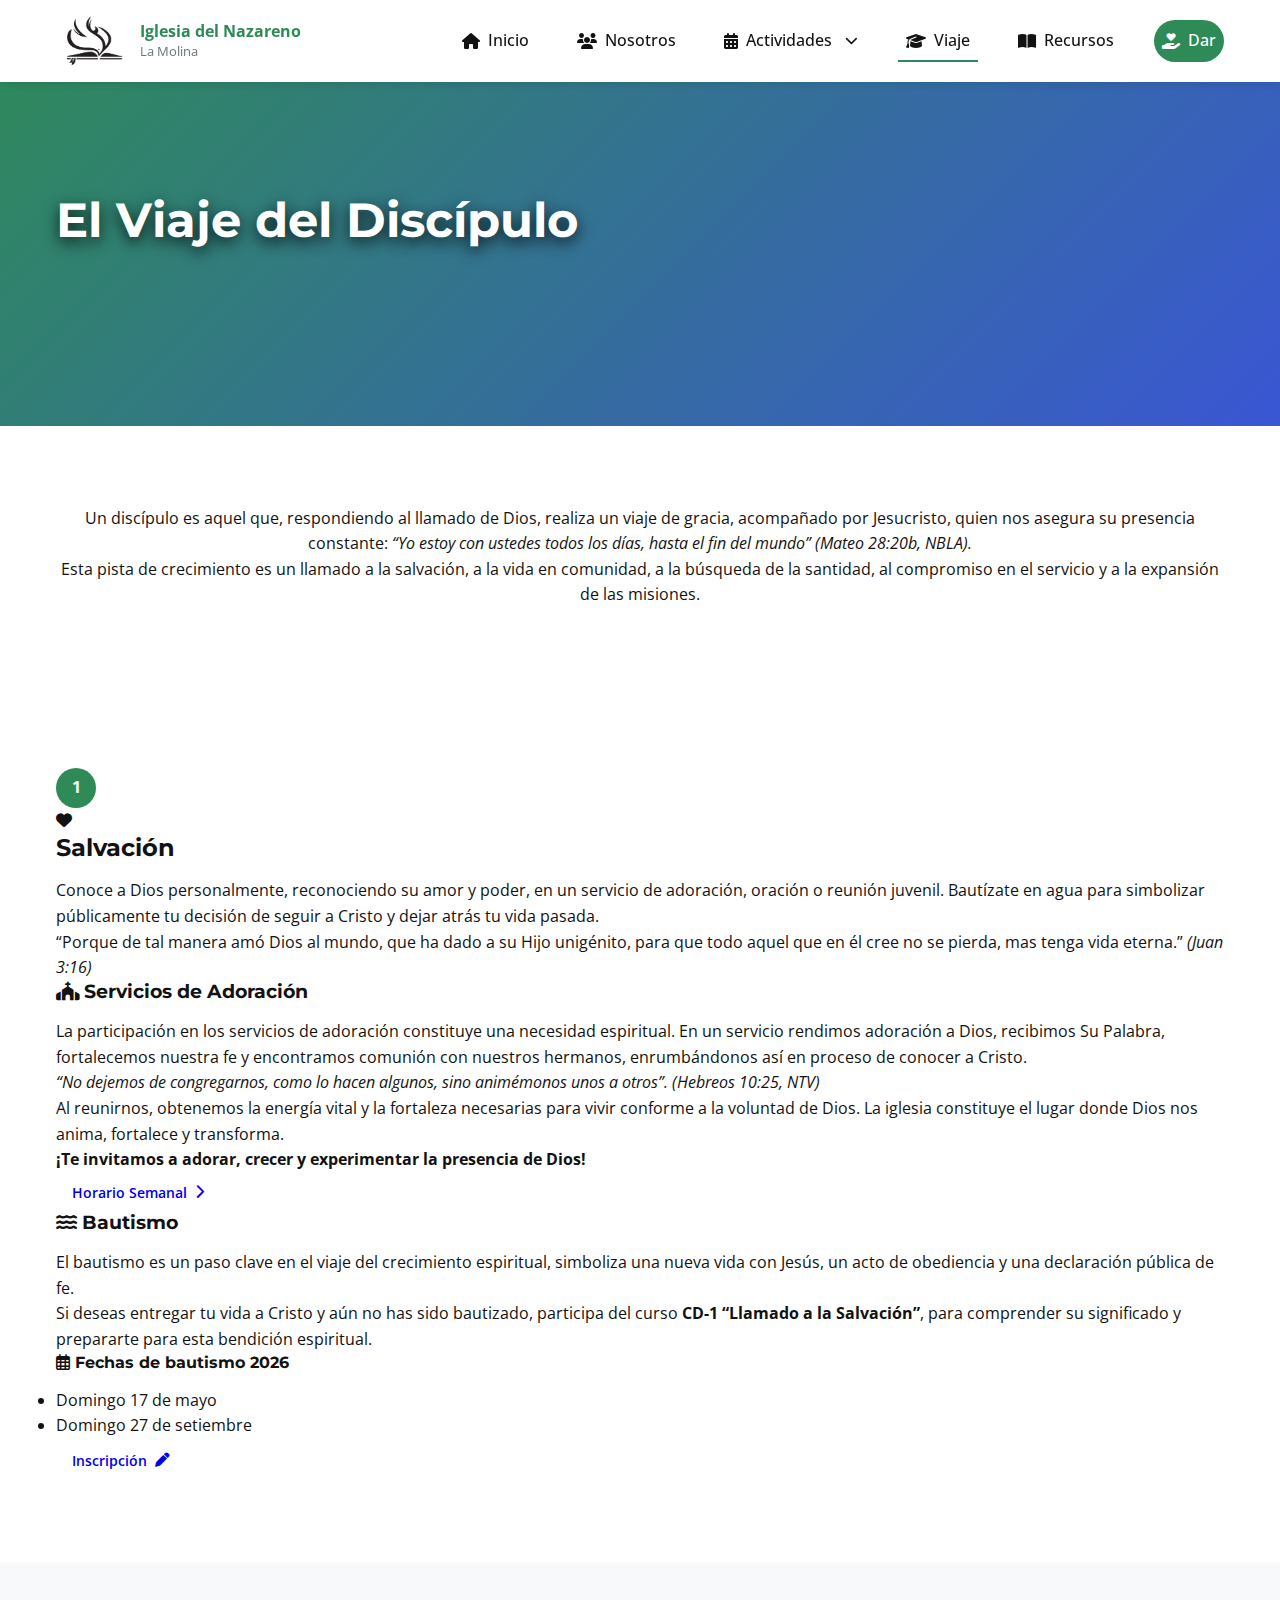
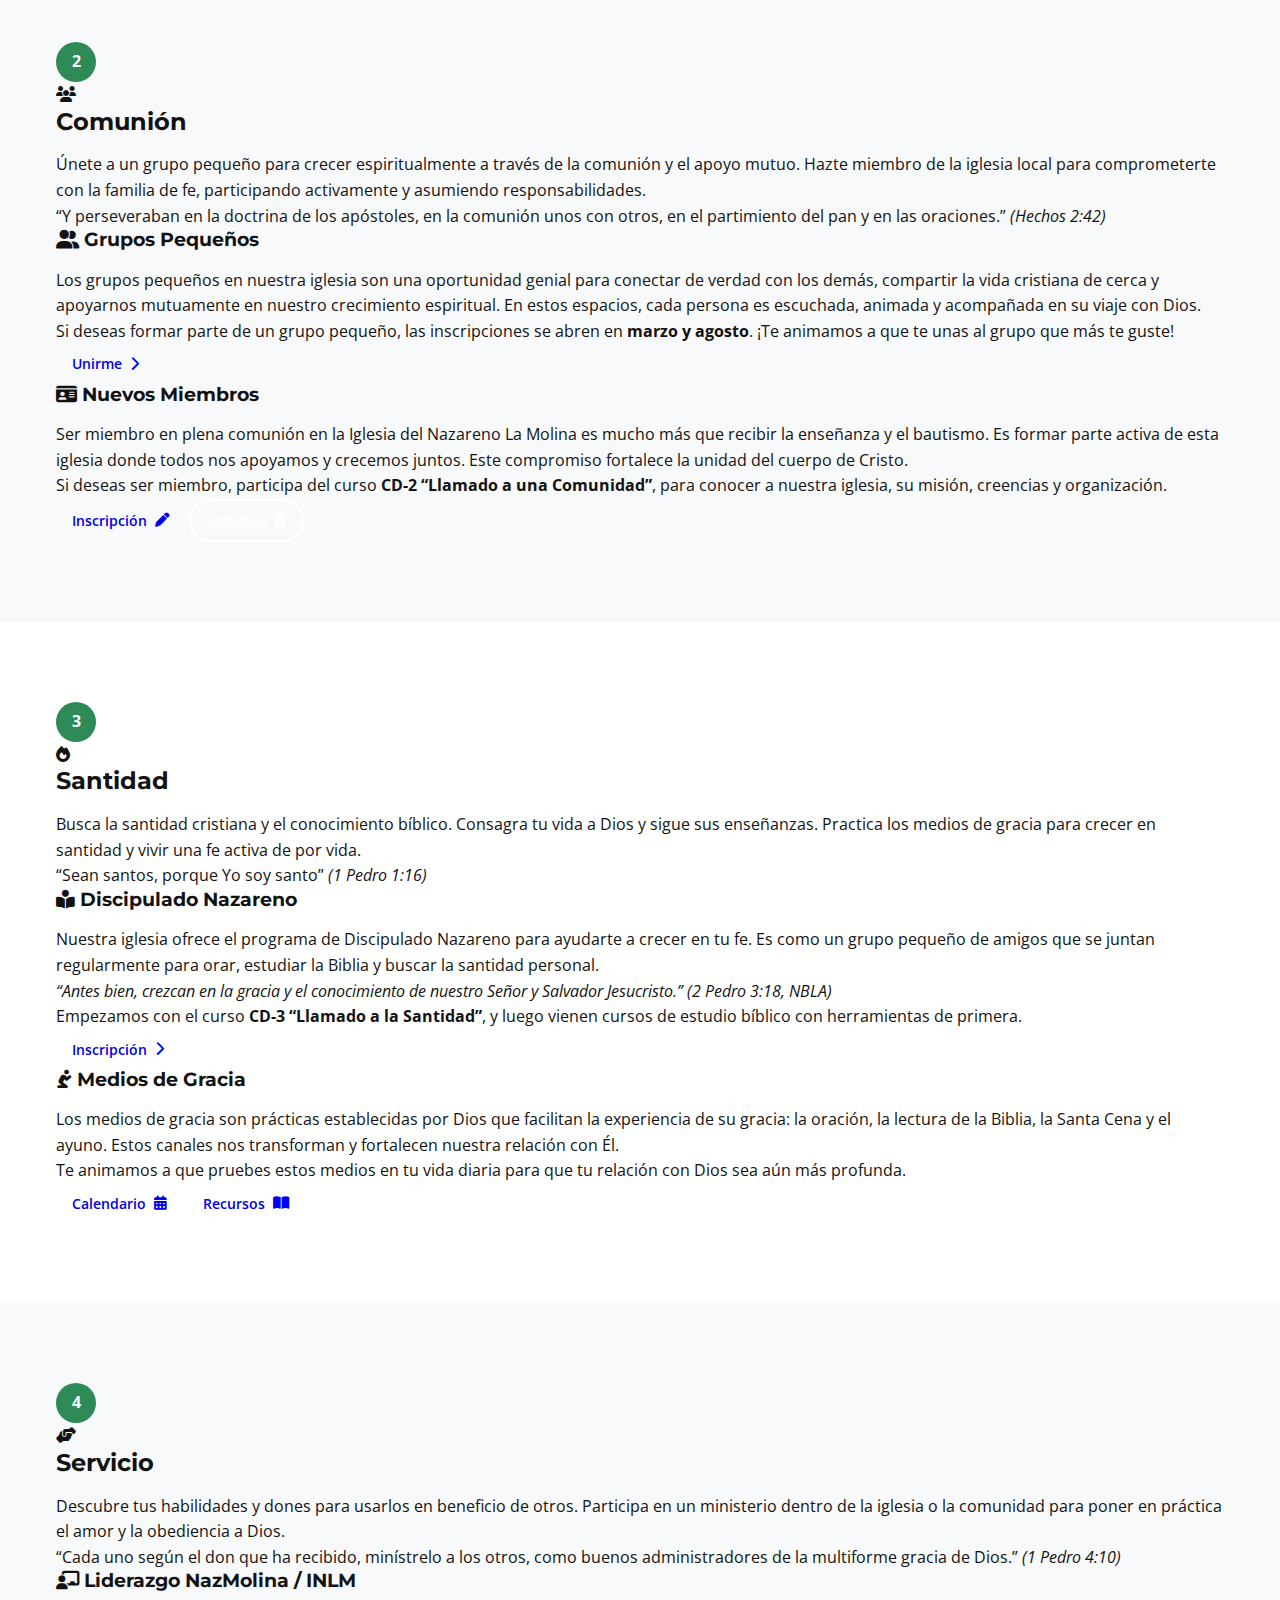
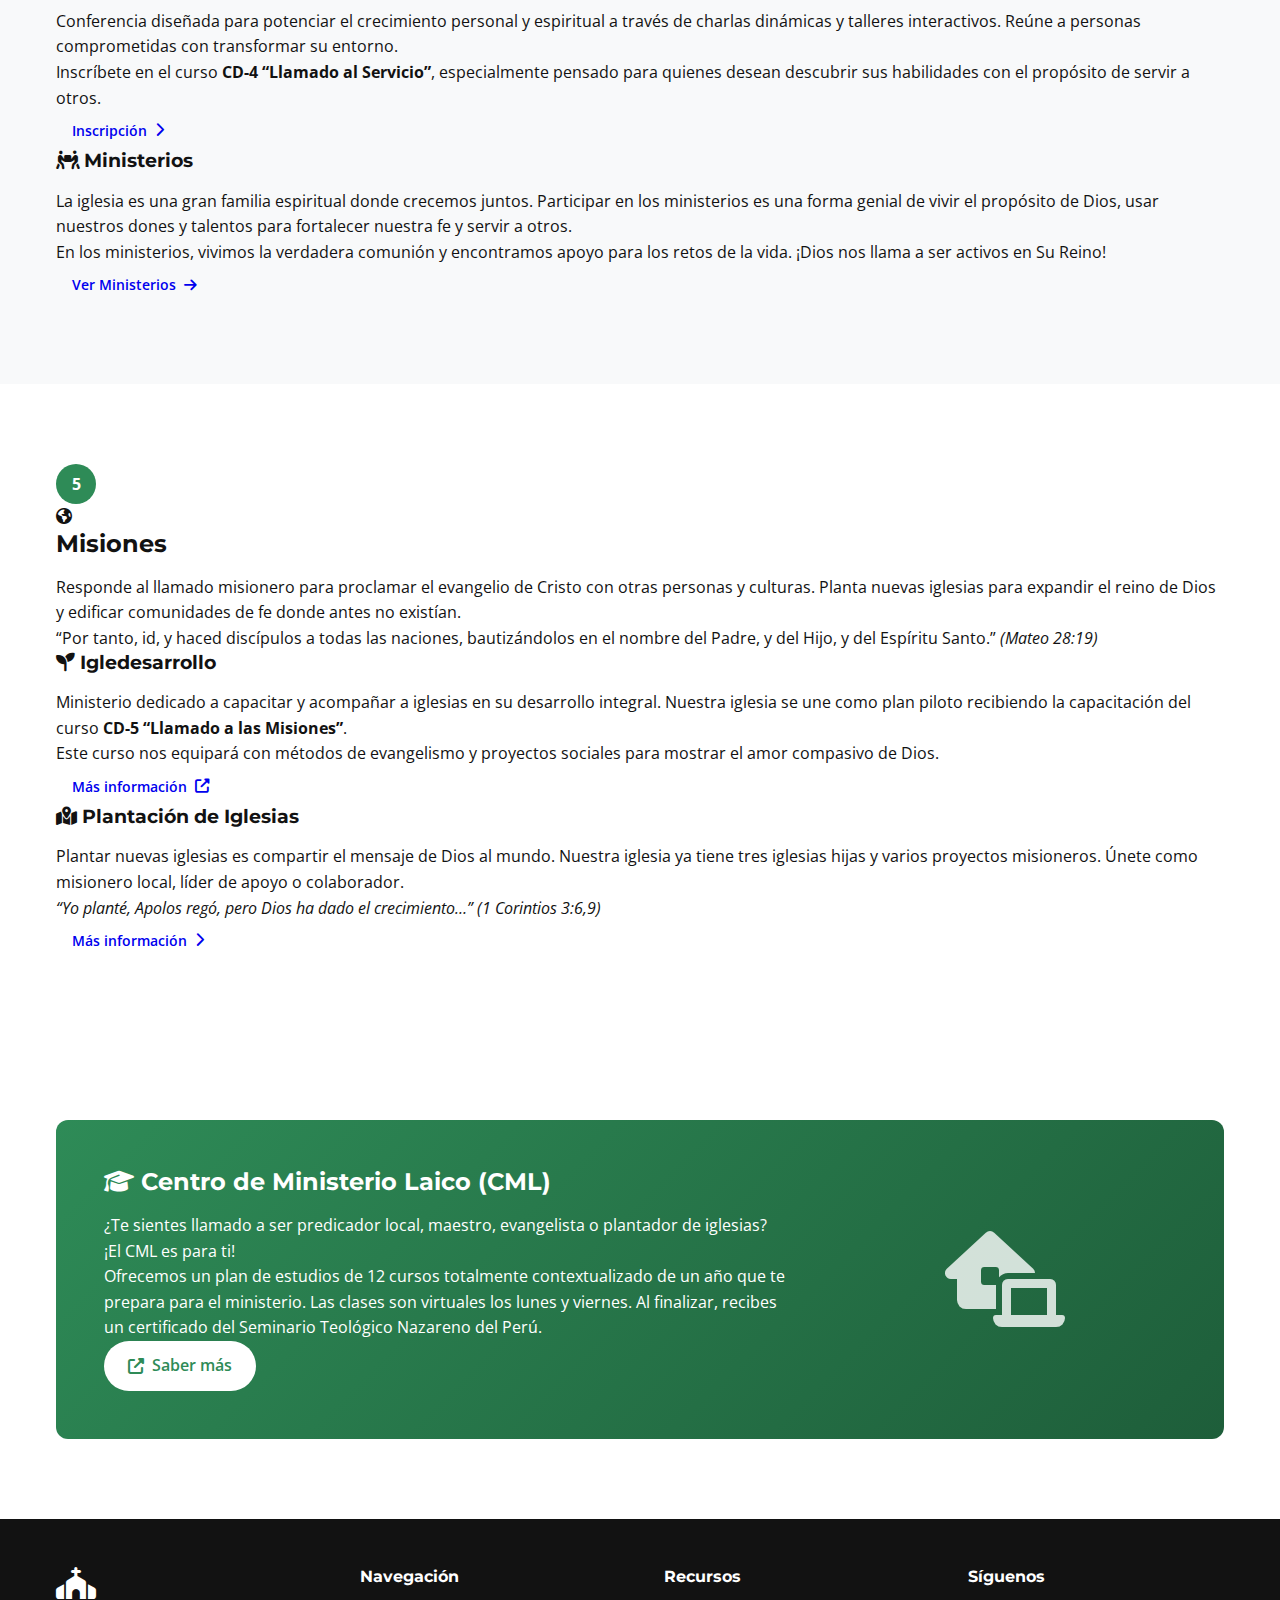
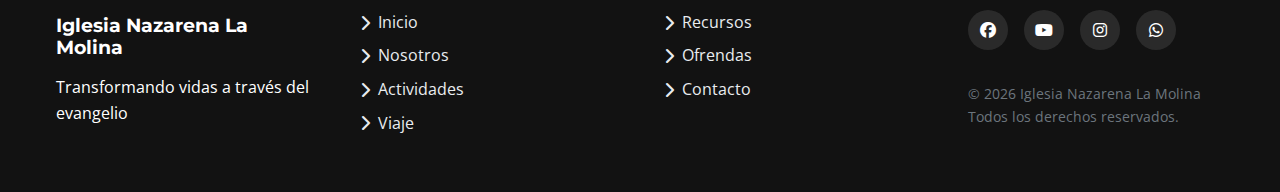
<file: dni.html>
<!DOCTYPE html>
<html lang="es">
<head>
    <meta charset="UTF-8">
    <meta name="viewport" content="width=device-width, initial-scale=1.0">
    <title>DNI - Iglesia Nazarena La Molina</title>
    <link rel="stylesheet" href="https://cdnjs.cloudflare.com/ajax/libs/font-awesome/6.4.0/css/all.min.css">
    <link href="https://fonts.googleapis.com/css2?family=Montserrat:wght@400;500;600;700&family=Open+Sans:wght@400;600&display=swap" rel="stylesheet">
    <link rel="stylesheet" href="styles/main.css">
    <link rel="stylesheet" href="styles/responsive.css">
    <link rel="stylesheet" href="styles/components.css">
</head>
<body>
    <!-- Header -->
    <header class="header">
        <nav class="navbar">
            <div class="nav-container">
                <a href="index.html" class="logo">
                    <img src="assets/logo-nazareno.png" alt="Logo de la Iglesia del Nazareno">
                    <span>Iglesia del Nazareno<br><small>La Molina</small></span>
                </a>
                
                <button class="menu-toggle" aria-label="Abrir menú">
                    <i class="fas fa-bars"></i>
                </button>
                
                <ul class="nav-menu">
                    <li><a href="index.html"><i class="fas fa-home"></i> Inicio</a></li>
                    <li><a href="nosotros.html"><i class="fas fa-users"></i> Nosotros</a></li>
                    <li class="dropdown">
                        <a href="actividades.html"><i class="fas fa-calendar-alt"></i> Actividades <i class="fas fa-chevron-down dropdown-icon"></i></a>
                        <ul class="dropdown-menu">
                            <li><a href="actividades.html#semanal">Horario Semanal</a></li>
                            <li><a href="actividades.html#ministerios">Ministerios</a></li>
                            <li><a href="actividades.html#especiales">Eventos Especiales</a></li>
                        </ul>
                    </li>
                    <li><a href="dni.html" class="active"><i class="fas fa-graduation-cap"></i> Viaje</a></li>
                    <li><a href="recursos.html"><i class="fas fa-book-open"></i> Recursos</a></li>
                    <li><a href="dar.html" class="btn-nav"><i class="fas fa-hand-holding-heart"></i> Dar</a></li>
                </ul>
            </div>
        </nav>
    </header>

    <!-- Hero Section -->
    <section class="hero hero-page">
        <div class="hero-content">
            <div class="hero-text">
                <h1 class="hero-title">El Viaje del Discípulo</h1>
                <p class="hero-subtitle">Un camino de gracia, crecimiento y servicio</p>
            </div>
        </div>
    </section>

    <!-- Main Content -->
    <main class="main-content">
        <!-- Introducción -->
        <section class="section">
            <div class="container">
                <div class="journey-intro text-center">
                    <p class="lead-text">Un discípulo es aquel que, respondiendo al llamado de Dios, realiza un viaje de gracia, acompañado por Jesucristo, quien nos asegura su presencia constante: <em>“Yo estoy con ustedes todos los días, hasta el fin del mundo” (Mateo 28:20b, NBLA).</em></p>
                    <p>Esta pista de crecimiento es un llamado a la salvación, a la vida en comunidad, a la búsqueda de la santidad, al compromiso en el servicio y a la expansión de las misiones.</p>
                </div>
            </div>
        </section>

        <!-- Paso 1: Salvación -->
        <section class="section section-step" id="paso1">
            <div class="container">
                <div class="step-header">
                    <div class="step-number">1</div>
                    <div class="step-icon"><i class="fas fa-heart"></i></div>
                    <h2>Salvación</h2>
                    <p>Conoce a Dios personalmente, reconociendo su amor y poder, en un servicio de adoración, oración o reunión juvenil. Bautízate en agua para simbolizar públicamente tu decisión de seguir a Cristo y dejar atrás tu vida pasada.</p>
                    <blockquote class="step-verse">
                        “Porque de tal manera amó Dios al mundo, que ha dado a su Hijo unigénito, para que todo aquel que en él cree no se pierda, mas tenga vida eterna.”
                        <cite>(Juan 3:16)</cite>
                    </blockquote>
                </div>

                <div class="step-grid">
                    <div class="step-card">
                        <h3><i class="fas fa-church"></i> Servicios de Adoración</h3>
                        <p>La participación en los servicios de adoración constituye una necesidad espiritual. En un servicio rendimos adoración a Dios, recibimos Su Palabra, fortalecemos nuestra fe y encontramos comunión con nuestros hermanos, enrumbándonos así en proceso de conocer a Cristo.</p>
                        <p class="verse-small"><em>“No dejemos de congregarnos, como lo hacen algunos, sino animémonos unos a otros”. (Hebreos 10:25, NTV)</em></p>
                        <p>Al reunirnos, obtenemos la energía vital y la fortaleza necesarias para vivir conforme a la voluntad de Dios. La iglesia constituye el lugar donde Dios nos anima, fortalece y transforma.</p>
                        <p><strong>¡Te invitamos a adorar, crecer y experimentar la presencia de Dios!</strong></p>
                        <a href="actividades.html#horarios" class="btn btn-small btn-outline">Horario Semanal <i class="fas fa-chevron-right"></i></a>
                    </div>

                    <div class="step-card">
                        <h3><i class="fas fa-water"></i> Bautismo</h3>
                        <p>El bautismo es un paso clave en el viaje del crecimiento espiritual, simboliza una nueva vida con Jesús, un acto de obediencia y una declaración pública de fe.</p>
                        <p>Si deseas entregar tu vida a Cristo y aún no has sido bautizado, participa del curso <strong>CD-1 “Llamado a la Salvación”</strong>, para comprender su significado y prepararte para esta bendición espiritual.</p>
                        <div class="info-box">
                            <h4><i class="far fa-calendar-alt"></i> Fechas de bautismo 2026</h4>
                            <ul>
                                <li>Domingo 17 de mayo</li>
                                <li>Domingo 27 de setiembre</li>
                            </ul>
                        </div>
                        <div class="card-actions">
                            <a href="contacto.html" class="btn btn-small">Inscripción <i class="fas fa-pen"></i></a>
                            <a href="contacto.html" class="btn btn-small btn-secondary">Solicitud <i class="fas fa-file-alt"></i></a>
                        </div>
                    </div>
                </div>
            </div>
        </section>

        <!-- Paso 2: Comunión -->
        <section class="section section-step section-alt" id="paso2">
            <div class="container">
                <div class="step-header">
                    <div class="step-number">2</div>
                    <div class="step-icon"><i class="fas fa-users"></i></div>
                    <h2>Comunión</h2>
                    <p>Únete a un grupo pequeño para crecer espiritualmente a través de la comunión y el apoyo mutuo. Hazte miembro de la iglesia local para comprometerte con la familia de fe, participando activamente y asumiendo responsabilidades.</p>
                    <blockquote class="step-verse">
                        “Y perseveraban en la doctrina de los apóstoles, en la comunión unos con otros, en el partimiento del pan y en las oraciones.”
                        <cite>(Hechos 2:42)</cite>
                    </blockquote>
                </div>

                <div class="step-grid">
                    <div class="step-card">
                        <h3><i class="fas fa-user-friends"></i> Grupos Pequeños</h3>
                        <p>Los grupos pequeños en nuestra iglesia son una oportunidad genial para conectar de verdad con los demás, compartir la vida cristiana de cerca y apoyarnos mutuamente en nuestro crecimiento espiritual. En estos espacios, cada persona es escuchada, animada y acompañada en su viaje con Dios.</p>
                        <p>Si deseas formar parte de un grupo pequeño, las inscripciones se abren en <strong>marzo y agosto</strong>. ¡Te animamos a que te unas al grupo que más te guste!</p>
                        <a href="contacto.html" class="btn btn-small">Unirme <i class="fas fa-chevron-right"></i></a>
                    </div>

                    <div class="step-card">
                        <h3><i class="fas fa-id-card"></i> Nuevos Miembros</h3>
                        <p>Ser miembro en plena comunión en la Iglesia del Nazareno La Molina es mucho más que recibir la enseñanza y el bautismo. Es formar parte activa de esta iglesia donde todos nos apoyamos y crecemos juntos. Este compromiso fortalece la unidad del cuerpo de Cristo.</p>
                        <p>Si deseas ser miembro, participa del curso <strong>CD-2 “Llamado a una Comunidad”</strong>, para conocer a nuestra iglesia, su misión, creencias y organización.</p>
                        <div class="card-actions">
                            <a href="contacto.html" class="btn btn-small">Inscripción <i class="fas fa-pen"></i></a>
                            <a href="contacto.html" class="btn btn-small btn-secondary">Solicitud <i class="fas fa-file-alt"></i></a>
                        </div>
                    </div>
                </div>
            </div>
        </section>

        <!-- Paso 3: Santidad -->
        <section class="section section-step" id="paso3">
            <div class="container">
                <div class="step-header">
                    <div class="step-number">3</div>
                    <div class="step-icon"><i class="fas fa-fire"></i></div>
                    <h2>Santidad</h2>
                    <p>Busca la santidad cristiana y el conocimiento bíblico. Consagra tu vida a Dios y sigue sus enseñanzas. Practica los medios de gracia para crecer en santidad y vivir una fe activa de por vida.</p>
                    <blockquote class="step-verse">
                        “Sean santos, porque Yo soy santo”
                        <cite>(1 Pedro 1:16)</cite>
                    </blockquote>
                </div>

                <div class="step-grid">
                    <div class="step-card">
                        <h3><i class="fas fa-book-reader"></i> Discipulado Nazareno</h3>
                        <p>Nuestra iglesia ofrece el programa de Discipulado Nazareno para ayudarte a crecer en tu fe. Es como un grupo pequeño de amigos que se juntan regularmente para orar, estudiar la Biblia y buscar la santidad personal.</p>
                        <p class="verse-small"><em>“Antes bien, crezcan en la gracia y el conocimiento de nuestro Señor y Salvador Jesucristo.” (2 Pedro 3:18, NBLA)</em></p>
                        <p>Empezamos con el curso <strong>CD-3 “Llamado a la Santidad”</strong>, y luego vienen cursos de estudio bíblico con herramientas de primera.</p>
                        <a href="contacto.html" class="btn btn-small">Inscripción <i class="fas fa-chevron-right"></i></a>
                    </div>

                    <div class="step-card">
                        <h3><i class="fas fa-pray"></i> Medios de Gracia</h3>
                        <p>Los medios de gracia son prácticas establecidas por Dios que facilitan la experiencia de su gracia: la oración, la lectura de la Biblia, la Santa Cena y el ayuno. Estos canales nos transforman y fortalecen nuestra relación con Él.</p>
                        <p>Te animamos a que pruebes estos medios en tu vida diaria para que tu relación con Dios sea aún más profunda.</p>
                        <div class="card-actions">
                            <a href="actividades.html" class="btn btn-small btn-outline">Calendario <i class="fas fa-calendar-alt"></i></a>
                            <a href="recursos.html" class="btn btn-small btn-outline">Recursos <i class="fas fa-book-open"></i></a>
                        </div>
                    </div>
                </div>
            </div>
        </section>

        <!-- Paso 4: Servicio -->
        <section class="section section-step section-alt" id="paso4">
            <div class="container">
                <div class="step-header">
                    <div class="step-number">4</div>
                    <div class="step-icon"><i class="fas fa-hands-helping"></i></div>
                    <h2>Servicio</h2>
                    <p>Descubre tus habilidades y dones para usarlos en beneficio de otros. Participa en un ministerio dentro de la iglesia o la comunidad para poner en práctica el amor y la obediencia a Dios.</p>
                    <blockquote class="step-verse">
                        “Cada uno según el don que ha recibido, minístrelo a los otros, como buenos administradores de la multiforme gracia de Dios.”
                        <cite>(1 Pedro 4:10)</cite>
                    </blockquote>
                </div>

                <div class="step-grid">
                    <div class="step-card">
                        <h3><i class="fas fa-chalkboard-teacher"></i> Liderazgo NazMolina / INLM</h3>
                        <p>Conferencia diseñada para potenciar el crecimiento personal y espiritual a través de charlas dinámicas y talleres interactivos. Reúne a personas comprometidas con transformar su entorno.</p>
                        <p>Inscríbete en el curso <strong>CD-4 “Llamado al Servicio”</strong>, especialmente pensado para quienes desean descubrir sus habilidades con el propósito de servir a otros.</p>
                        <a href="contacto.html" class="btn btn-small">Inscripción <i class="fas fa-chevron-right"></i></a>
                    </div>

                    <div class="step-card">
                        <h3><i class="fas fa-people-carry"></i> Ministerios</h3>
                        <p>La iglesia es una gran familia espiritual donde crecemos juntos. Participar en los ministerios es una forma genial de vivir el propósito de Dios, usar nuestros dones y talentos para fortalecer nuestra fe y servir a otros.</p>
                        <p>En los ministerios, vivimos la verdadera comunión y encontramos apoyo para los retos de la vida. ¡Dios nos llama a ser activos en Su Reino!</p>
                        <a href="actividades.html" class="btn btn-small btn-outline">Ver Ministerios <i class="fas fa-arrow-right"></i></a>
                    </div>
                </div>
            </div>
        </section>

        <!-- Paso 5: Misiones -->
        <section class="section section-step" id="paso5">
            <div class="container">
                <div class="step-header">
                    <div class="step-number">5</div>
                    <div class="step-icon"><i class="fas fa-globe-americas"></i></div>
                    <h2>Misiones</h2>
                    <p>Responde al llamado misionero para proclamar el evangelio de Cristo con otras personas y culturas. Planta nuevas iglesias para expandir el reino de Dios y edificar comunidades de fe donde antes no existían.</p>
                    <blockquote class="step-verse">
                        “Por tanto, id, y haced discípulos a todas las naciones, bautizándolos en el nombre del Padre, y del Hijo, y del Espíritu Santo.”
                        <cite>(Mateo 28:19)</cite>
                    </blockquote>
                </div>

                <div class="step-grid">
                    <div class="step-card">
                        <h3><i class="fas fa-seedling"></i> Igledesarrollo</h3>
                        <p>Ministerio dedicado a capacitar y acompañar a iglesias en su desarrollo integral. Nuestra iglesia se une como plan piloto recibiendo la capacitación del curso <strong>CD-5 “Llamado a las Misiones”</strong>.</p>
                        <p>Este curso nos equipará con métodos de evangelismo y proyectos sociales para mostrar el amor compasivo de Dios.</p>
                        <a href="#" class="btn btn-small btn-outline">Más información <i class="fas fa-external-link-alt"></i></a>
                    </div>

                    <div class="step-card">
                        <h3><i class="fas fa-map-marked-alt"></i> Plantación de Iglesias</h3>
                        <p>Plantar nuevas iglesias es compartir el mensaje de Dios al mundo. Nuestra iglesia ya tiene tres iglesias hijas y varios proyectos misioneros. Únete como misionero local, líder de apoyo o colaborador.</p>
                        <p class="verse-small"><em>“Yo planté, Apolos regó, pero Dios ha dado el crecimiento…” (1 Corintios 3:6,9)</em></p>
                        <a href="contacto.html" class="btn btn-small">Más información <i class="fas fa-chevron-right"></i></a>
                    </div>
                </div>
            </div>
        </section>

        <!-- Centro de Ministerio Laico -->
        <section class="section section-cta">
            <div class="container">
                <div class="cta-box">
                    <div class="cta-content">
                        <h2><i class="fas fa-graduation-cap"></i> Centro de Ministerio Laico (CML)</h2>
                        <p>¿Te sientes llamado a ser predicador local, maestro, evangelista o plantador de iglesias? ¡El CML es para ti!</p>
                        <p>Ofrecemos un plan de estudios de 12 cursos totalmente contextualizado de un año que te prepara para el ministerio. Las clases son virtuales los lunes y viernes. Al finalizar, recibes un certificado del Seminario Teológico Nazareno del Perú.</p>
                        <div class="cta-buttons">
                            <a href="http://www.ministeriolaico.com" target="_blank" class="btn btn-primary">
                                <i class="fas fa-external-link-alt"></i> Saber más
                            </a>
                        </div>
                    </div>
                    <div class="cta-image">
                        <i class="fas fa-laptop-house"></i>
                    </div>
                </div>
            </div>
        </section>
    </main>

    <!-- Footer -->
    <footer class="footer">
        <div class="container">
            <div class="footer-content">
                <div class="footer-logo">
                    <i class="fas fa-church"></i>
                    <h3>Iglesia Nazarena La Molina</h3>
                    <p>Transformando vidas a través del evangelio</p>
                </div>
                
                <div class="footer-links">
                    <h4>Navegación</h4>
                    <ul>
                        <li><a href="index.html"><i class="fas fa-chevron-right"></i> Inicio</a></li>
                        <li><a href="nosotros.html"><i class="fas fa-chevron-right"></i> Nosotros</a></li>
                        <li><a href="actividades.html"><i class="fas fa-chevron-right"></i> Actividades</a></li>
                        <li><a href="dni.html"><i class="fas fa-chevron-right"></i> Viaje</a></li>
                    </ul>
                </div>
                
                <div class="footer-links">
                    <h4>Recursos</h4>
                    <ul>
                        <li><a href="recursos.html"><i class="fas fa-chevron-right"></i> Recursos</a></li>
                        <li><a href="dar.html"><i class="fas fa-chevron-right"></i> Ofrendas</a></li>
                        <li><a href="contacto.html"><i class="fas fa-chevron-right"></i> Contacto</a></li>
                    </ul>
                </div>
                
                <div class="footer-social">
                    <h4>Síguenos</h4>
                    <div class="social-icons">
                        <a href="https://www.facebook.com/share/1Mc9yZU6WK/"><i class="fab fa-facebook"></i></a>
                        <a href="#"><i class="fab fa-youtube"></i></a>
                        <a href="https://www.instagram.com/nazarenolamolina"><i class="fab fa-instagram"></i></a>
                        <a href="https://wa.me/51996643049" target="_blank"><i class="fab fa-whatsapp"></i></a>
                    </div>
                    <p class="copyright">© 2026 Iglesia Nazarena La Molina<br>Todos los derechos reservados.</p>
                </div>
            </div>
        </div>
    </footer>

    <script src="scripts/main.js"></script>
</body>
</html>
</file>
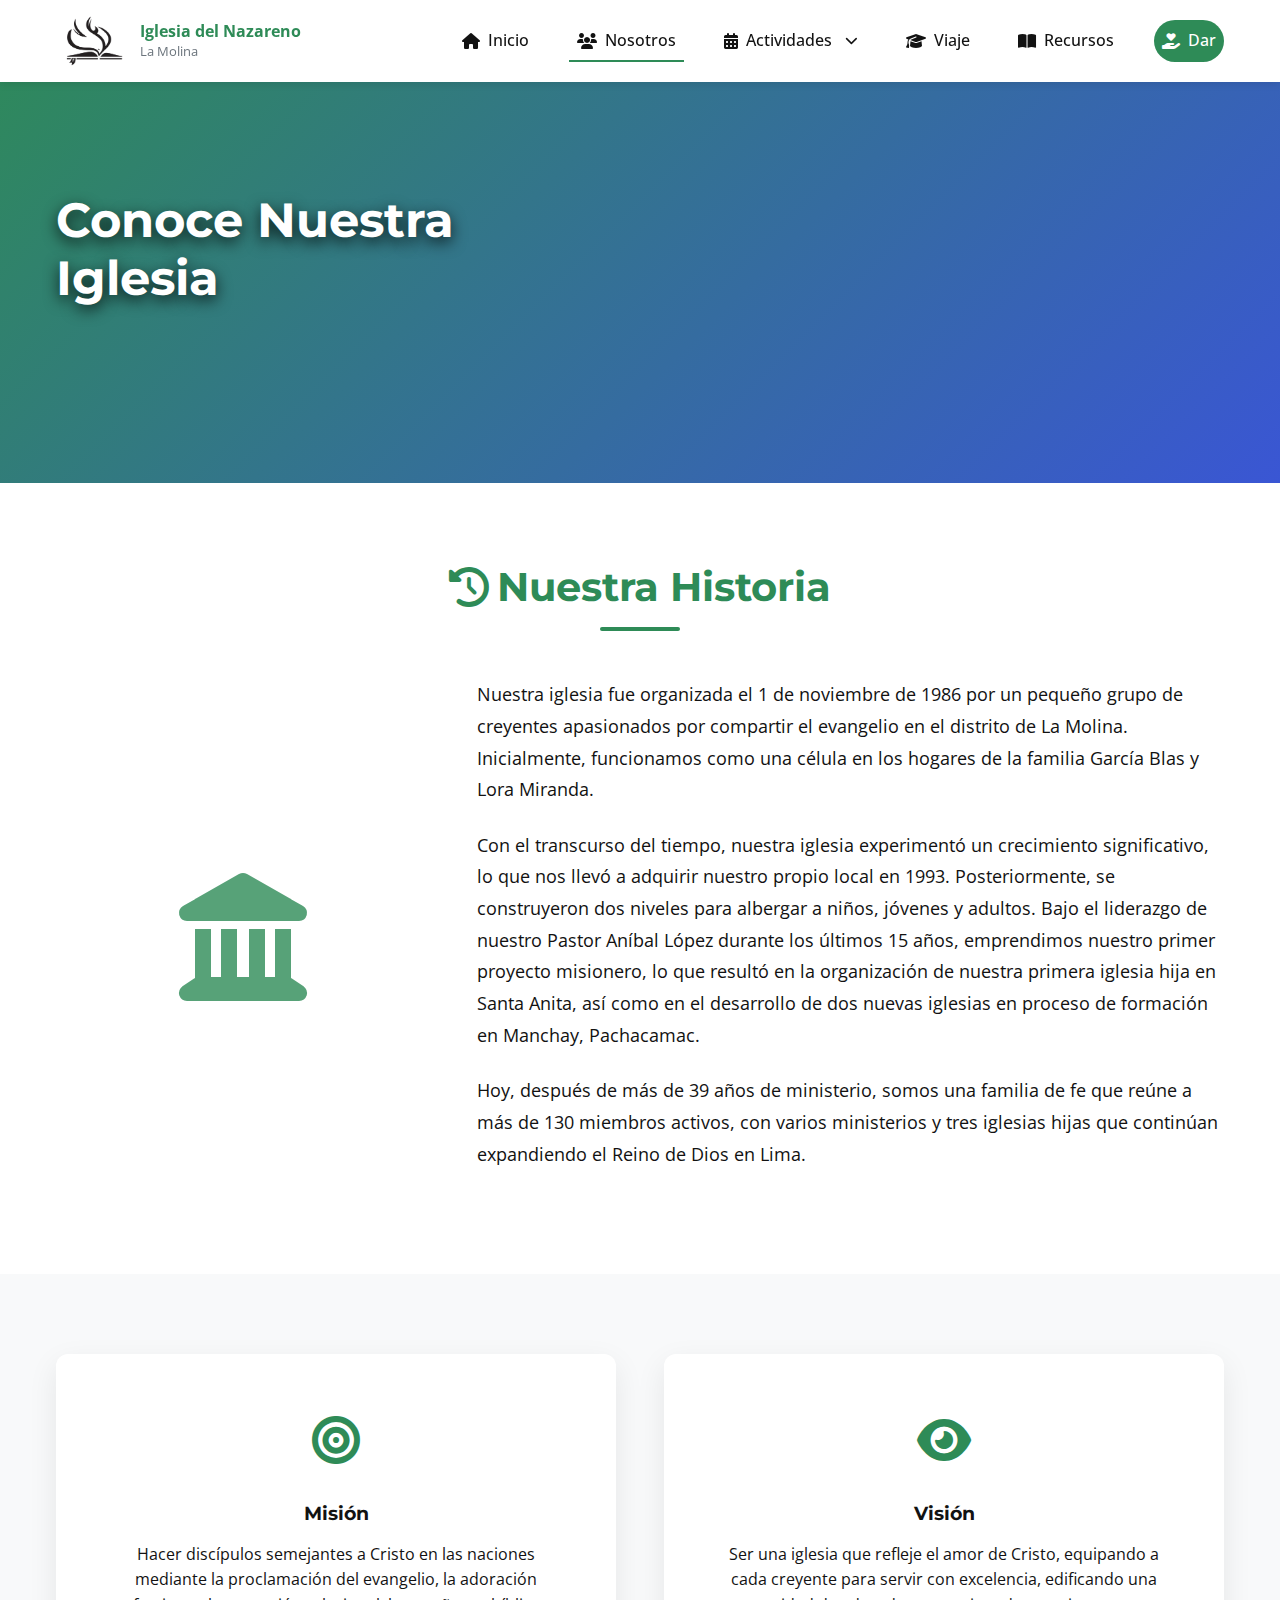
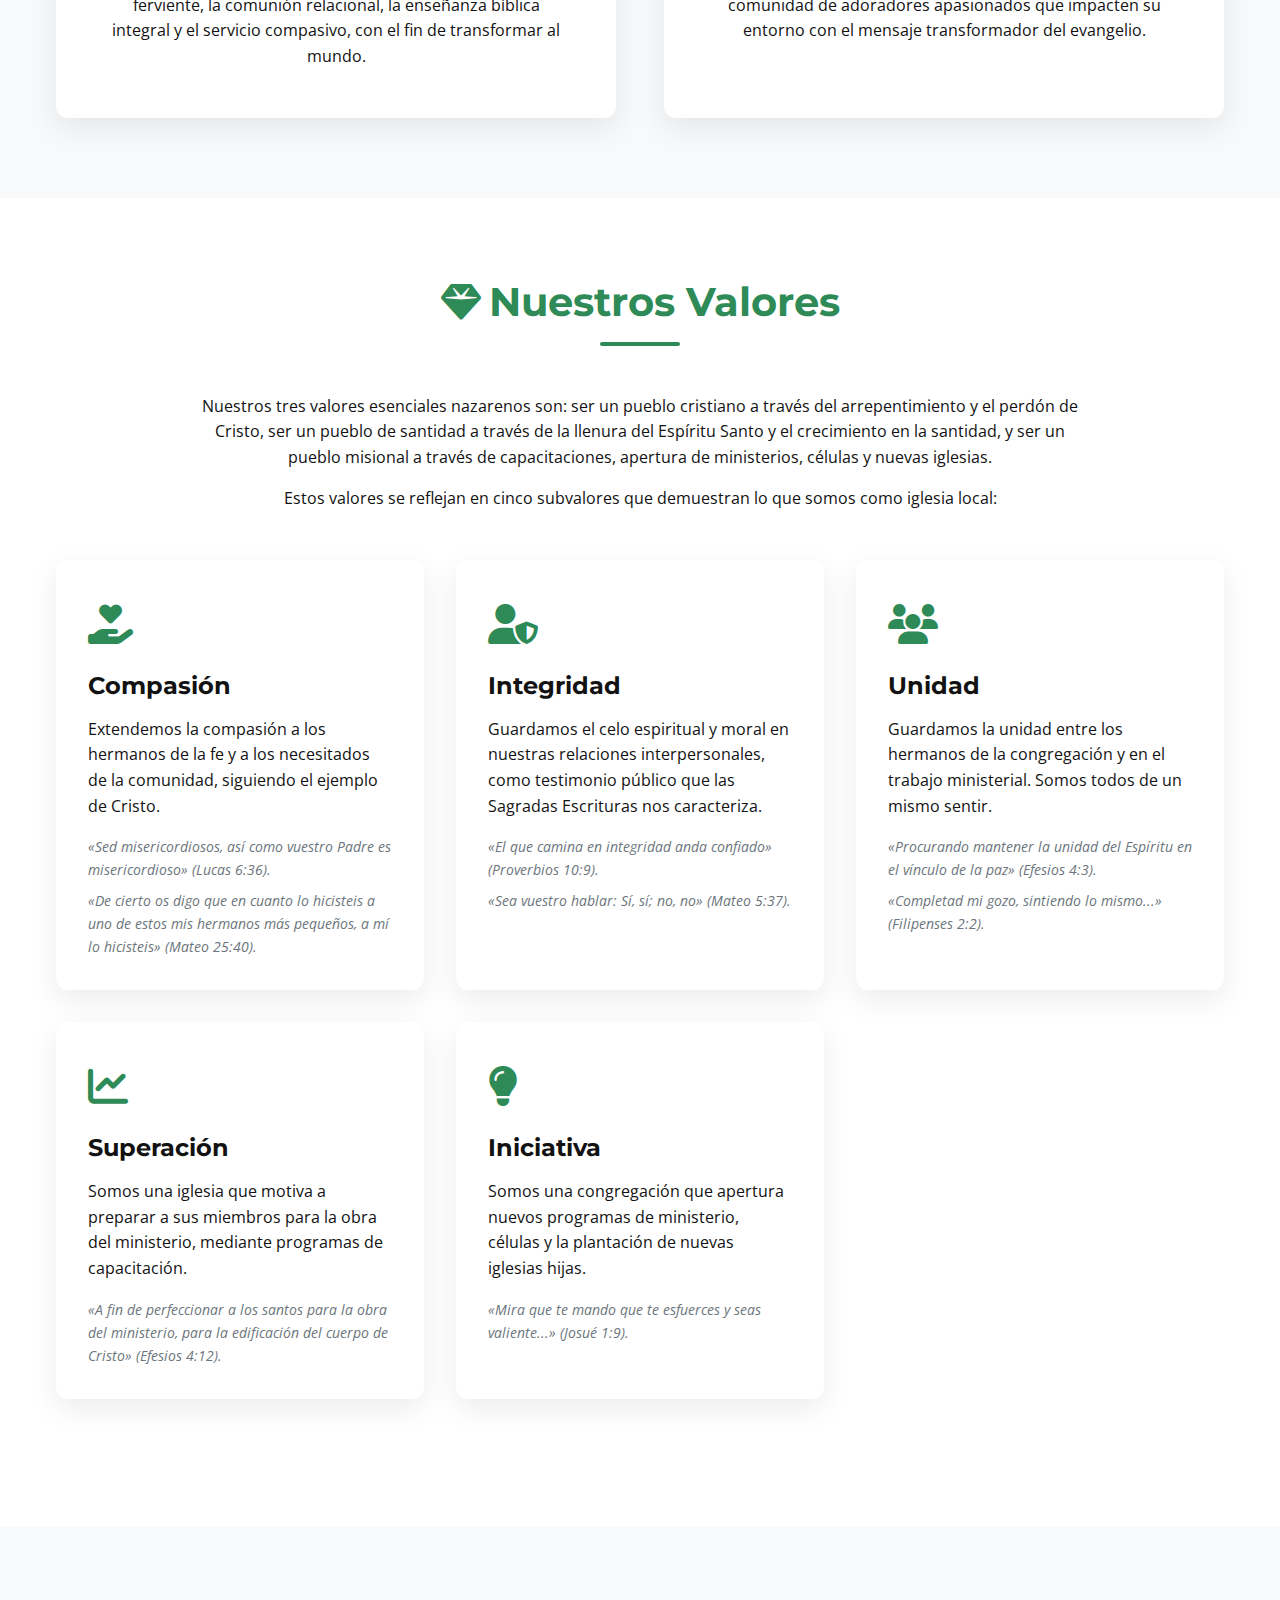
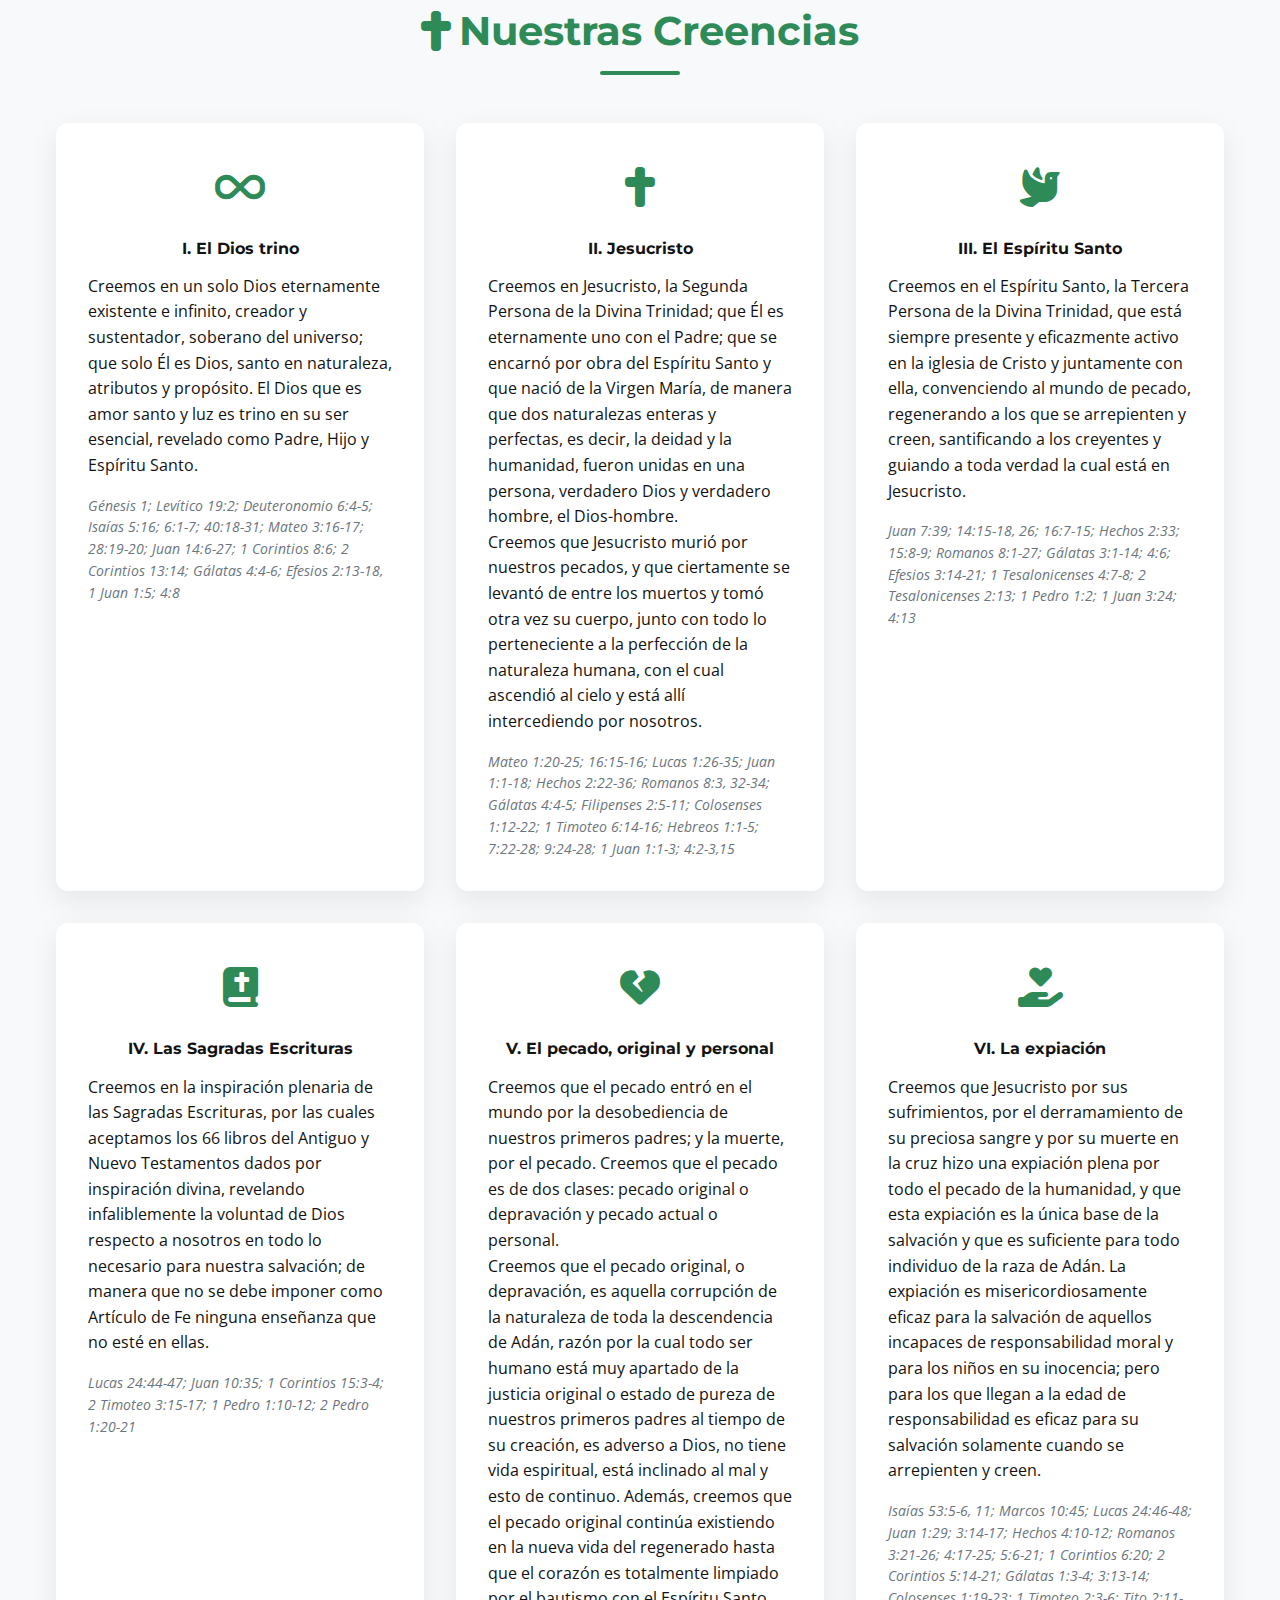
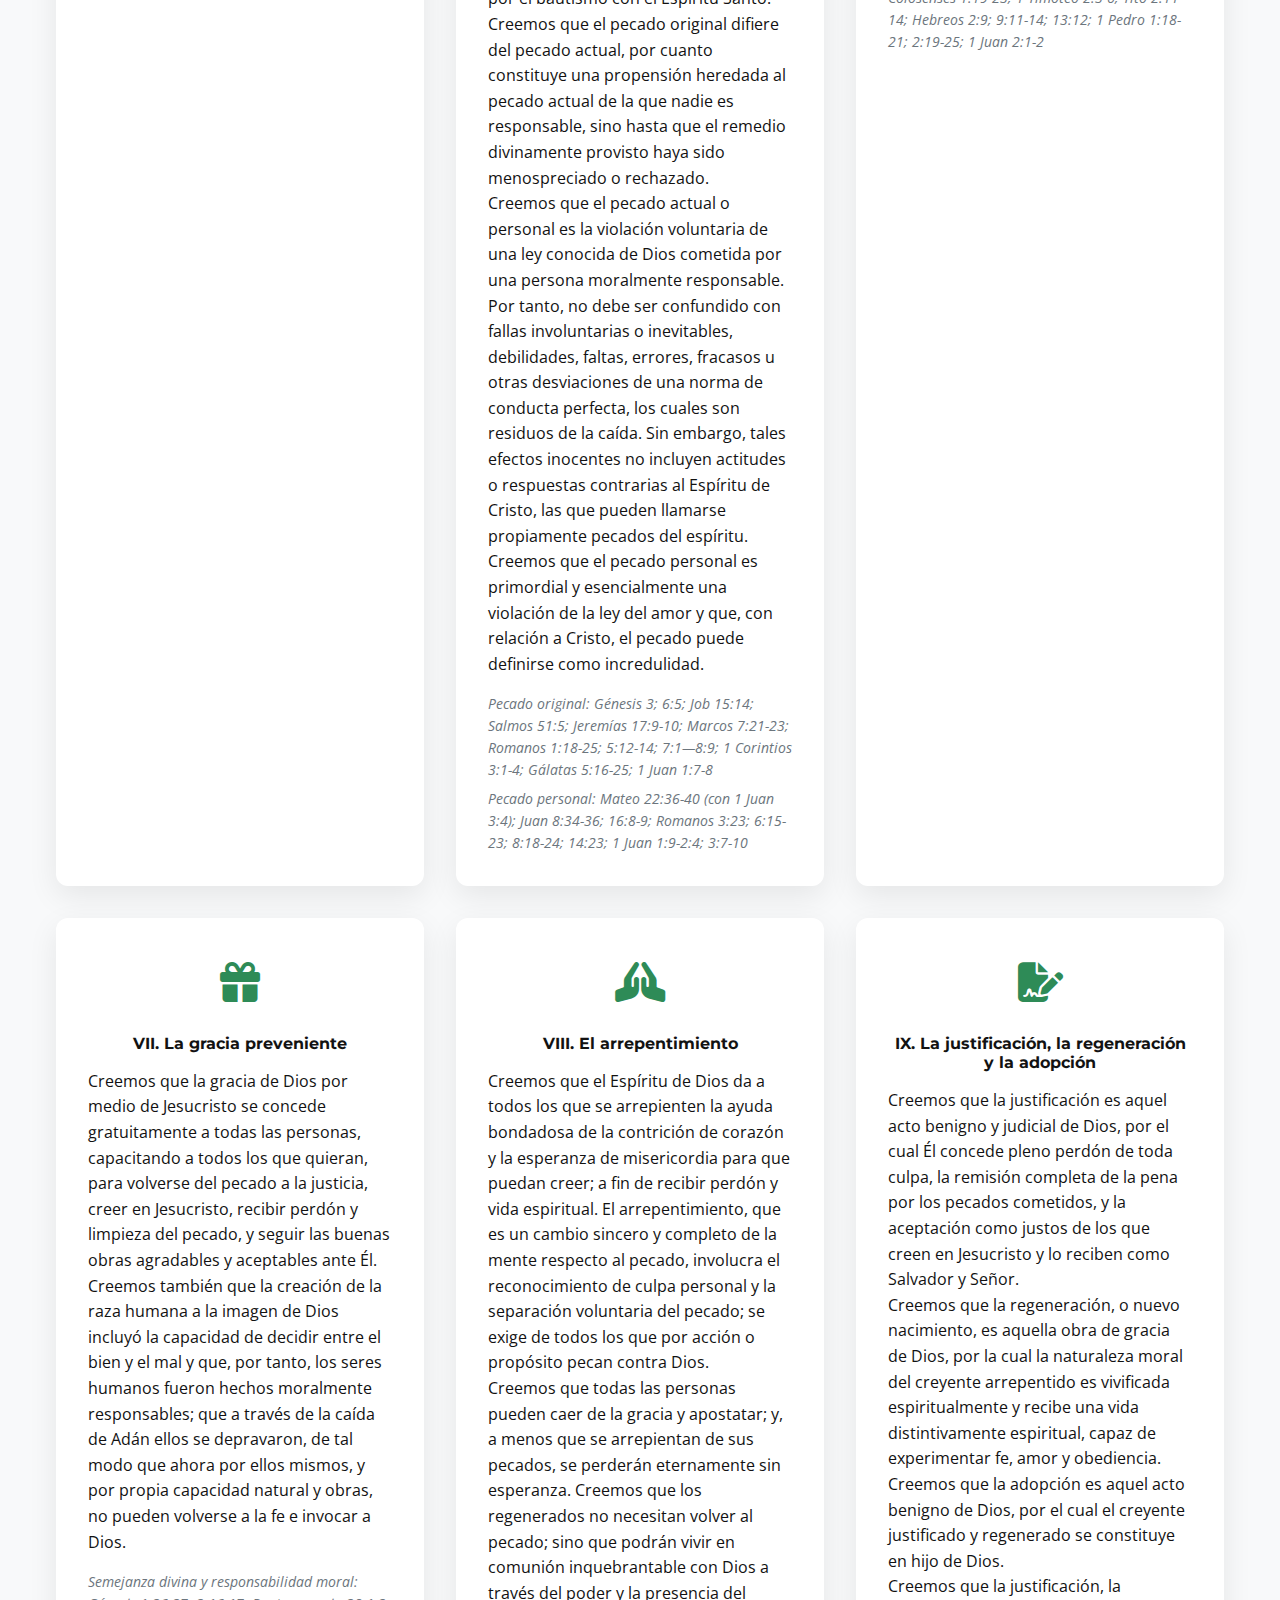
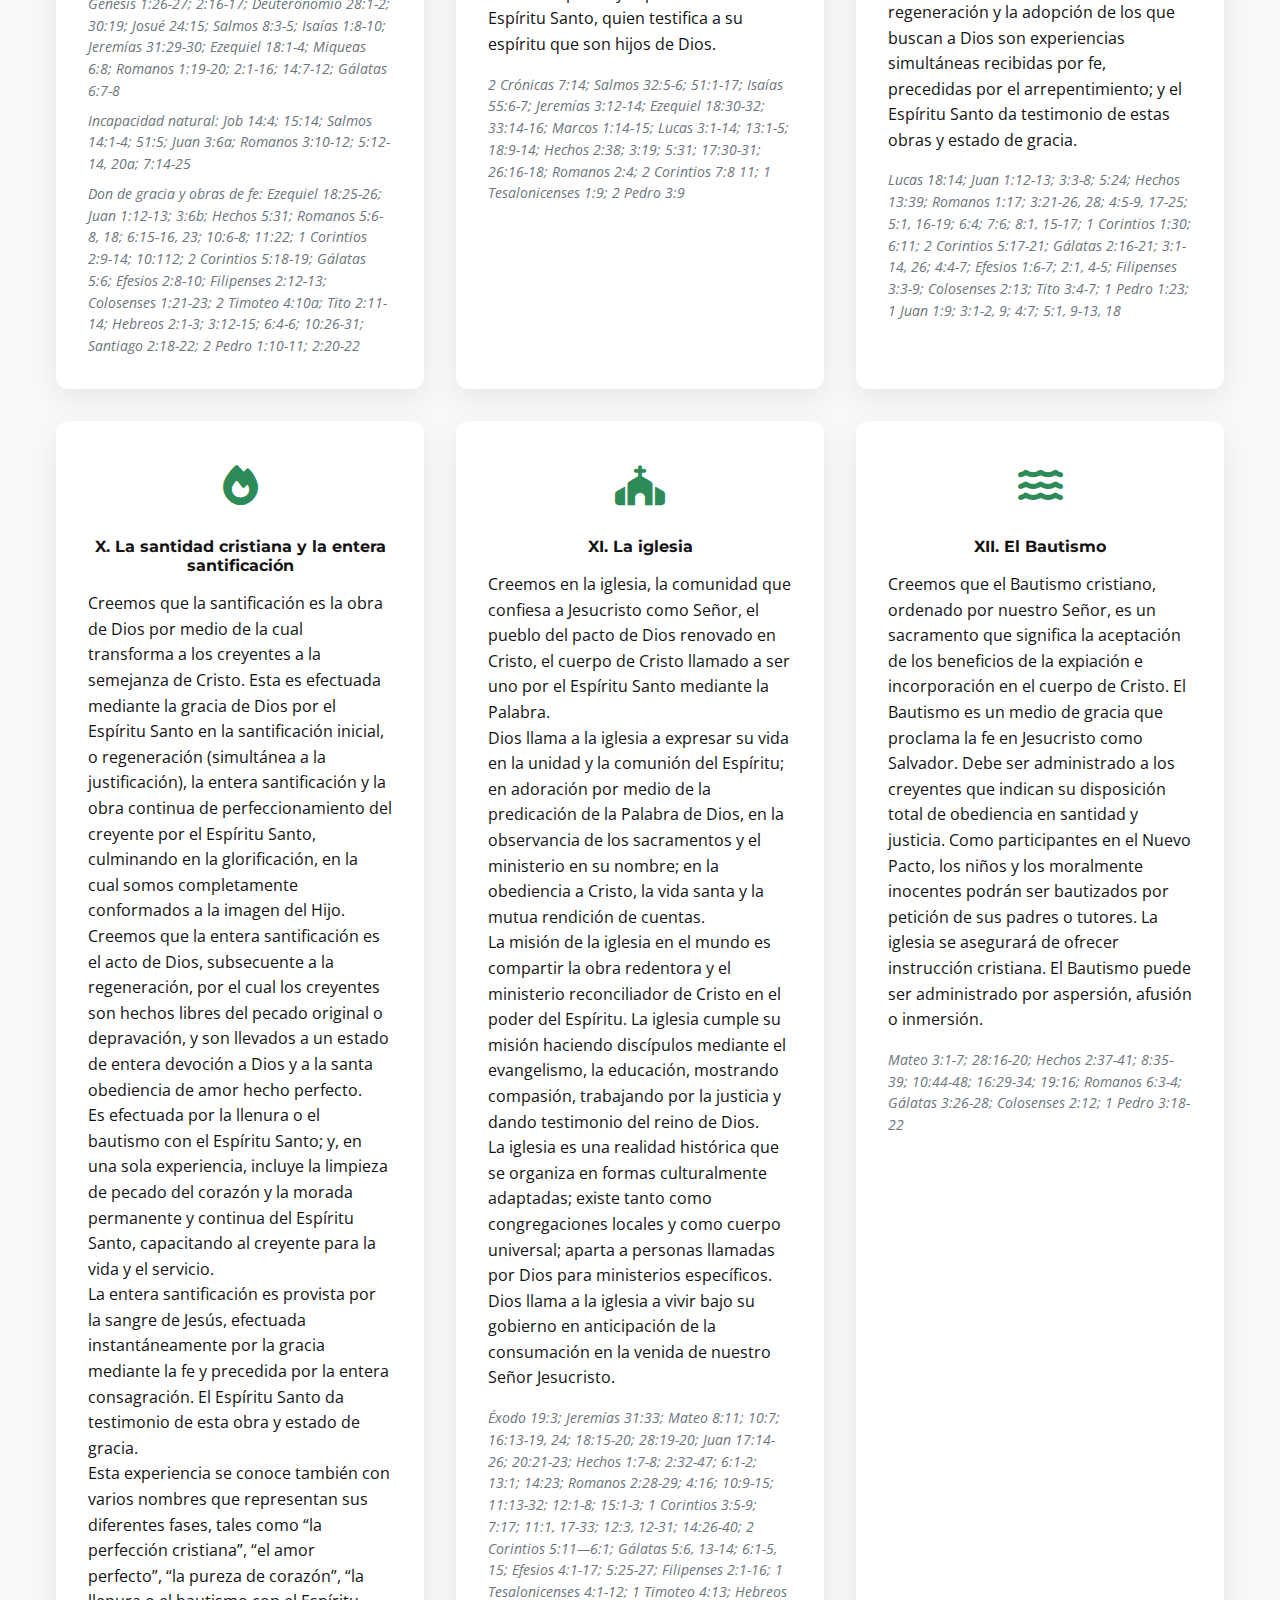
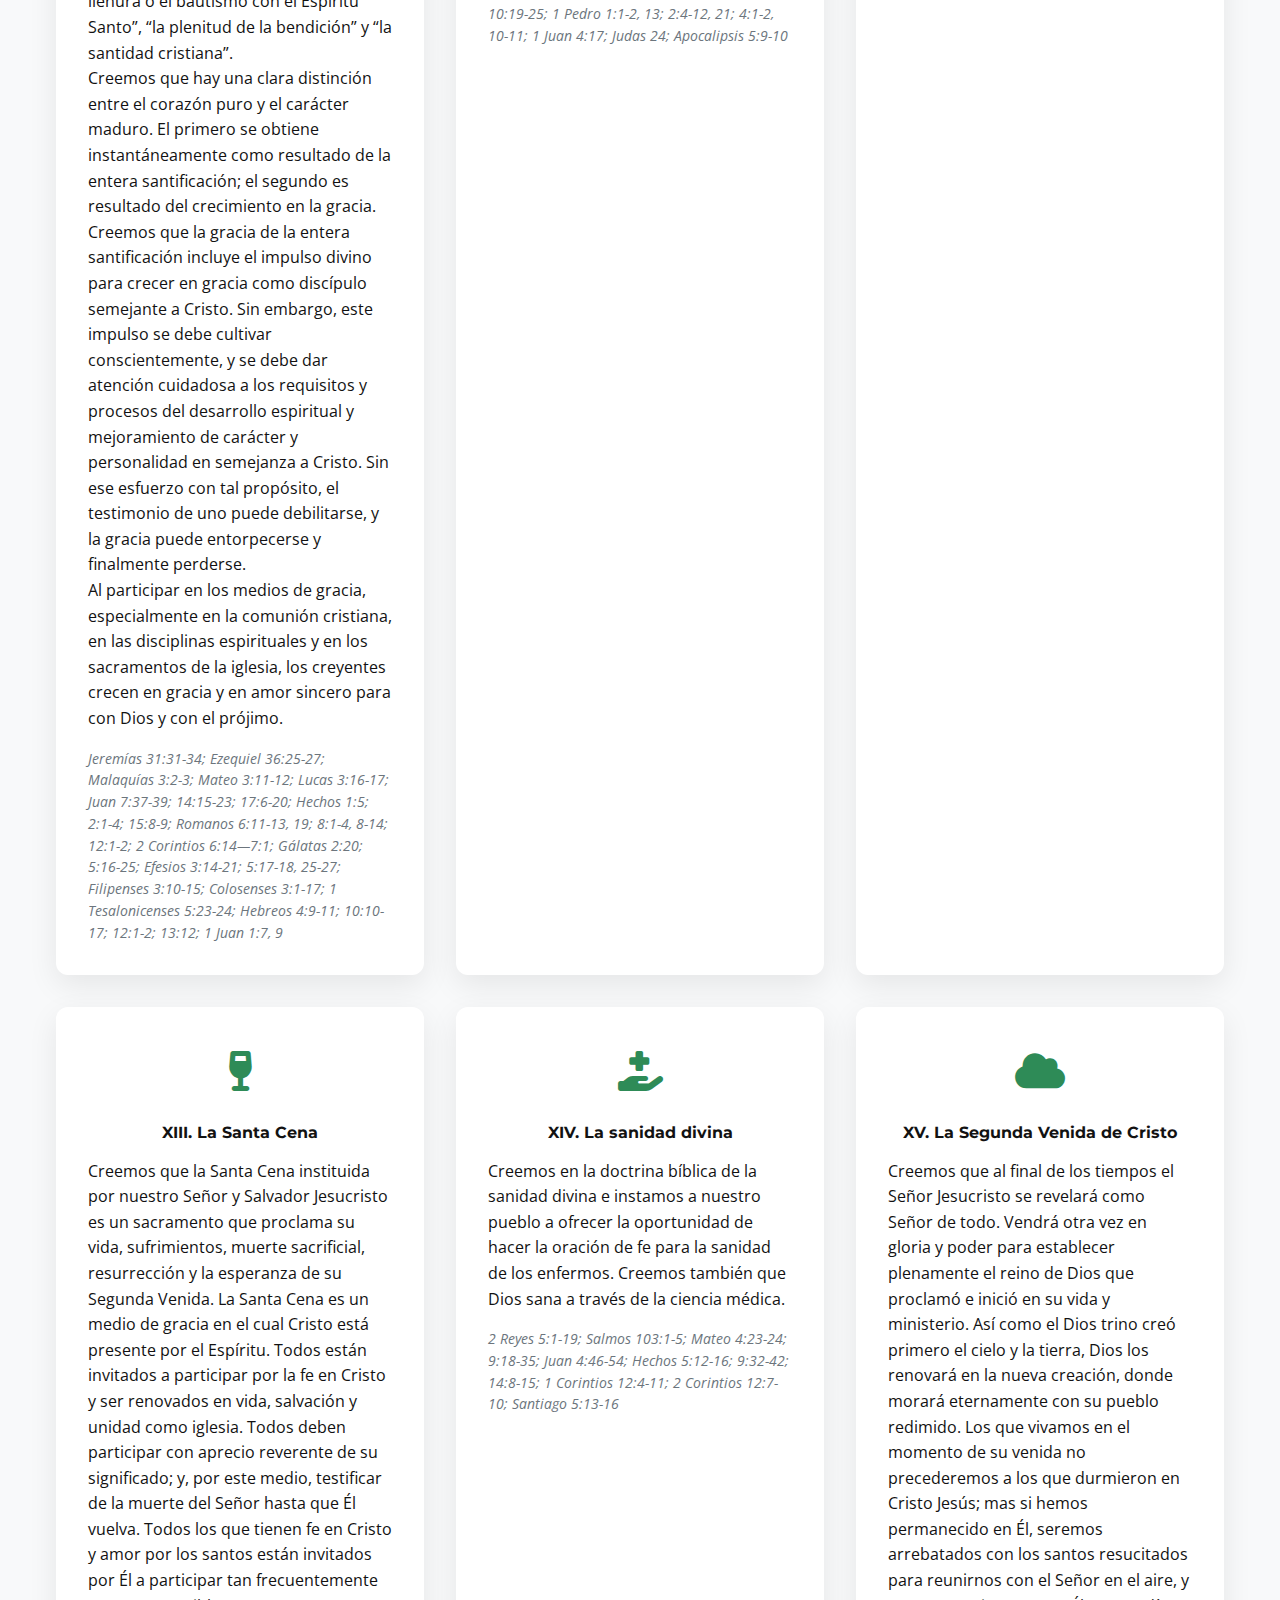
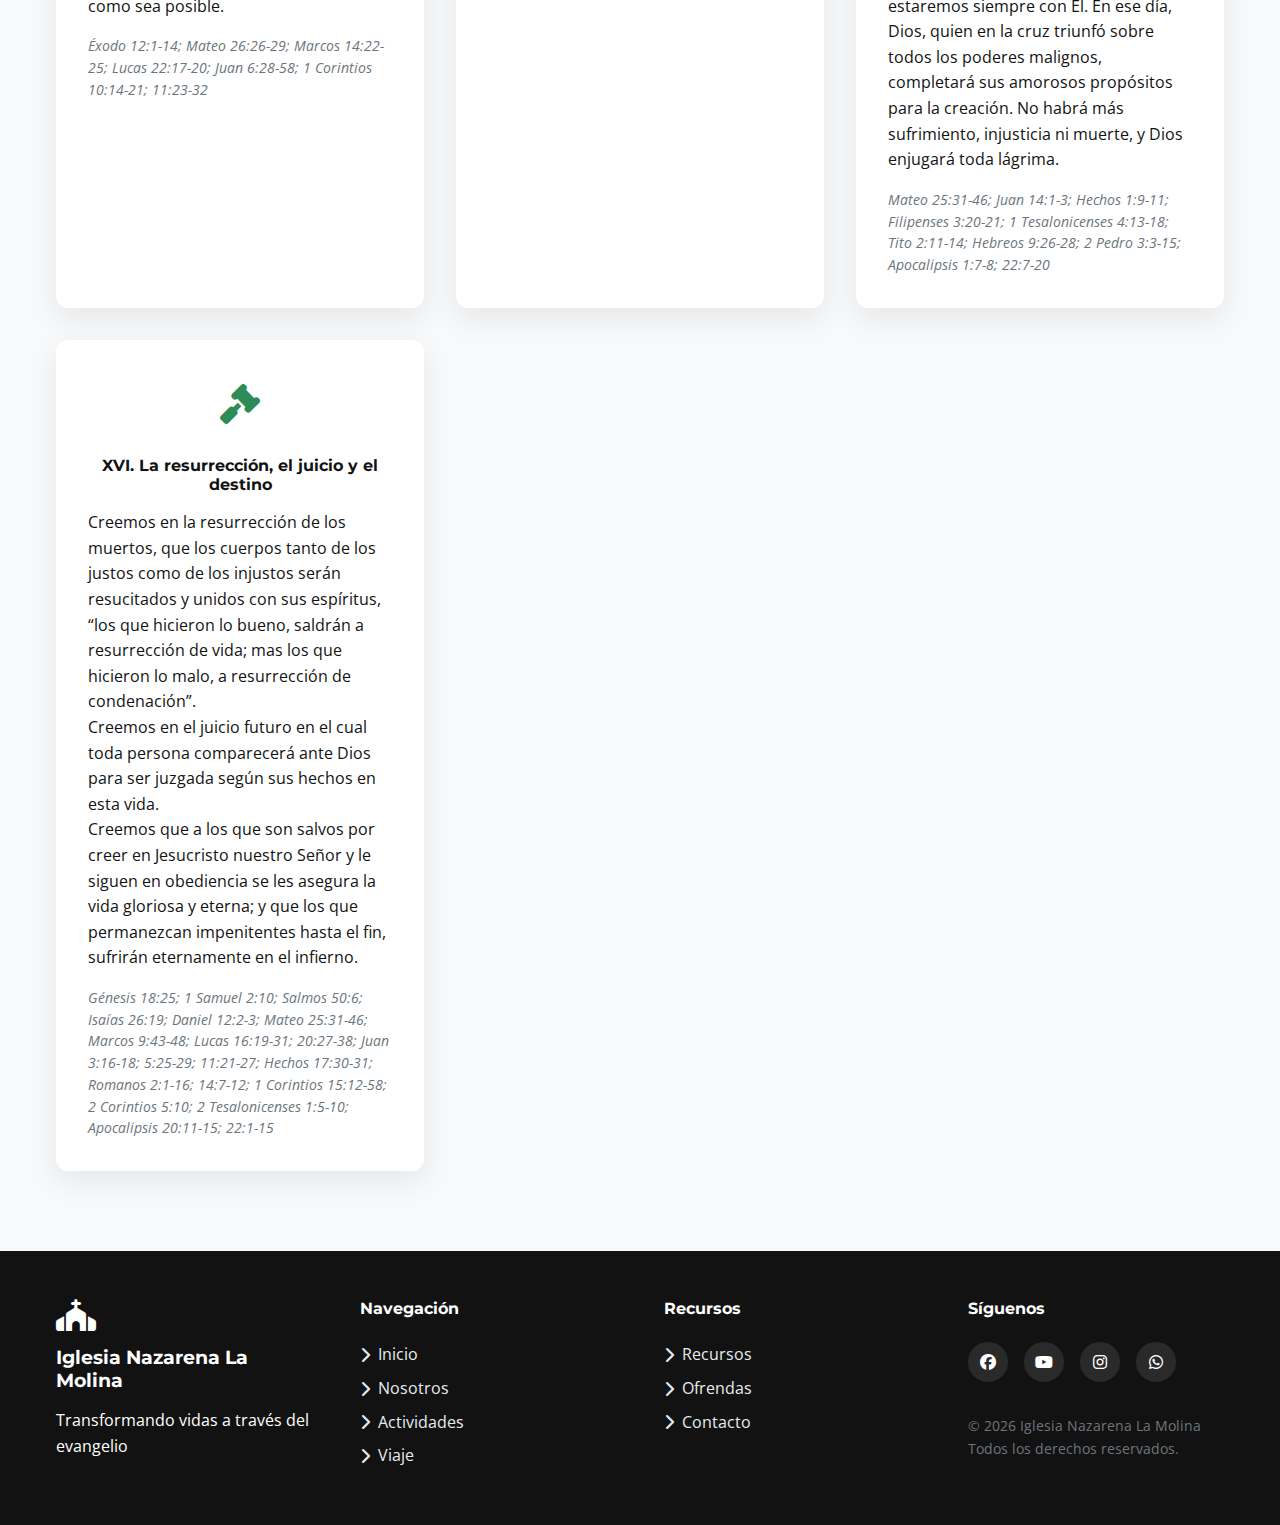
<file: nosotros.html>
<!DOCTYPE html>
<html lang="es">
<head>
    <meta charset="UTF-8">
    <meta name="viewport" content="width=device-width, initial-scale=1.0">
    <title>Nosotros - Iglesia Nazarena La Molina</title>
    <link rel="stylesheet" href="https://cdnjs.cloudflare.com/ajax/libs/font-awesome/6.4.0/css/all.min.css">
    <link href="https://fonts.googleapis.com/css2?family=Montserrat:wght@400;500;600;700&family=Open+Sans:wght@400;600&display=swap" rel="stylesheet">
    <link rel="stylesheet" href="styles/main.css">
    <link rel="stylesheet" href="styles/responsive.css">
    <link rel="stylesheet" href="styles/components.css">
</head>
<body>
    <!-- Header -->
    <header class="header">
        <nav class="navbar">
            <div class="nav-container">
                <a href="index.html" class="logo">
                    <img src="assets/logo-nazareno.png" alt="Logo de la Iglesia del Nazareno">
                    <span>Iglesia del Nazareno<br><small>La Molina</small></span>
                </a>
                
                <button class="menu-toggle" aria-label="Abrir menú">
                    <i class="fas fa-bars"></i>
                </button>
                
                <ul class="nav-menu">
                    <li><a href="index.html"><i class="fas fa-home"></i> Inicio</a></li>
                    <li><a href="nosotros.html" class="active"><i class="fas fa-users"></i> Nosotros</a></li>
                    <li class="dropdown">
                        <a href="actividades.html"><i class="fas fa-calendar-alt"></i> Actividades <i class="fas fa-chevron-down dropdown-icon"></i></a>
                        <ul class="dropdown-menu">
                            <li><a href="actividades.html#semanal">Horario Semanal</a></li>
                            <li><a href="actividades.html#ministerios">Ministerios</a></li>
                            <li><a href="actividades.html#especiales">Eventos Especiales</a></li>
                        </ul>
                    </li>
                    <li><a href="dni.html"><i class="fas fa-graduation-cap"></i> Viaje</a></li>
                    <li><a href="recursos.html"><i class="fas fa-book-open"></i> Recursos</a></li>
                    <li><a href="dar.html" class="btn-nav"><i class="fas fa-hand-holding-heart"></i> Dar</a></li>
                </ul>
            </div>
        </nav>
    </header>

    <!-- Hero Section -->
    <section class="hero hero-page">
        <div class="hero-content">
            <div class="hero-text">
                <h1 class="hero-title">Conoce Nuestra Iglesia</h1>
                <p class="hero-subtitle">Una comunidad de fe comprometida con el evangelio</p>
            </div>
        </div>
    </section>

    <!-- Main Content -->
    <main class="main-content">
        <!-- Historia -->
        <section class="section">
            <div class="container">
                <div class="page-header">
                    <h2><i class="fas fa-history"></i> Nuestra Historia</h2>
                    <div class="divider"></div>
                </div>
                
                <div class="history-container">
                    <div class="history-image">
                        <i class="fas fa-landmark"></i>
                    </div>
                    <div class="history-content">
                        <p>Nuestra iglesia fue organizada el 1 de noviembre de 1986 por un pequeño grupo de creyentes apasionados por compartir el evangelio en el distrito de La Molina. Inicialmente, funcionamos como una célula en los hogares de la familia García Blas y Lora Miranda.</p>
                        
                        <p>Con el transcurso del tiempo, nuestra iglesia experimentó un crecimiento significativo, lo que nos llevó a adquirir nuestro propio local en 1993. Posteriormente, se construyeron dos niveles para albergar a niños, jóvenes y adultos. Bajo el liderazgo de nuestro Pastor Aníbal López durante los últimos 15 años, emprendimos nuestro primer proyecto misionero, lo que resultó en la organización de nuestra primera iglesia hija en Santa Anita, así como en el desarrollo de dos nuevas iglesias en proceso de formación en Manchay, Pachacamac.</p>
                        
                        <p>Hoy, después de más de 39 años de ministerio, somos una familia de fe que reúne a más de 130 miembros activos, con varios ministerios y tres iglesias hijas que continúan expandiendo el Reino de Dios en Lima.</p>
                    </div>
                </div>
            </div>
        </section>

        <!-- Misión y Visión -->
        <section class="section section-alt">
            <div class="container">
                <div class="mission-vision-grid">
                    <div class="mission-card">
                        <div class="card-icon">
                            <i class="fas fa-bullseye"></i>
                        </div>
                        <h3>Misión</h3>
                        <p>Hacer discípulos semejantes a Cristo en las naciones mediante la proclamación del evangelio, la adoración ferviente, la comunión relacional, la enseñanza bíblica integral y el servicio compasivo, con el fin de transformar al mundo.</p>
                    </div>
                    
                    <div class="vision-card">
                        <div class="card-icon">
                            <i class="fas fa-eye"></i>
                        </div>
                        <h3>Visión</h3>
                        <p>Ser una iglesia que refleje el amor de Cristo, equipando a cada creyente para servir con excelencia, edificando una comunidad de adoradores apasionados que impacten su entorno con el mensaje transformador del evangelio.</p>
                    </div>
                </div>
            </div>
        </section>

        <!-- Valores -->
        <section class="section">
            <div class="container">
                <div class="page-header">
                    <h2><i class="fas fa-gem"></i> Nuestros Valores</h2>
                    <div class="divider"></div>
                </div>
                
                <div class="text-center" style="max-width: 900px; margin: 0 auto 3rem;">
                    <p>Nuestros tres valores esenciales nazarenos son: ser un pueblo cristiano a través del arrepentimiento y el perdón de Cristo, ser un pueblo de santidad a través de la llenura del Espíritu Santo y el crecimiento en la santidad, y ser un pueblo misional a través de capacitaciones, apertura de ministerios, células y nuevas iglesias.</p>
                    <p style="margin-top: 1rem;">Estos valores se reflejan en cinco subvalores que demuestran lo que somos como iglesia local:</p>
                </div>

                <div class="grid-cards">
                    <div class="card">
                        <div class="card-icon"><i class="fas fa-hand-holding-heart"></i></div>
                        <h3 class="card-title">Compasión</h3>
                        <p>Extendemos la compasión a los hermanos de la fe y a los necesitados de la comunidad, siguiendo el ejemplo de Cristo.</p>
                        <p style="margin-top: 1rem; font-size: 0.9rem; color: var(--gray);"><em>«Sed misericordiosos, así como vuestro Padre es misericordioso» (Lucas 6:36).</em></p>
                        <p style="margin-top: 0.5rem; font-size: 0.9rem; color: var(--gray);"><em>«De cierto os digo que en cuanto lo hicisteis a uno de estos mis hermanos más pequeños, a mí lo hicisteis» (Mateo 25:40).</em></p>
                    </div>

                    <div class="card">
                        <div class="card-icon"><i class="fas fa-user-shield"></i></div>
                        <h3 class="card-title">Integridad</h3>
                        <p>Guardamos el celo espiritual y moral en nuestras relaciones interpersonales, como testimonio público que las Sagradas Escrituras nos caracteriza.</p>
                        <p style="margin-top: 1rem; font-size: 0.9rem; color: var(--gray);"><em>«El que camina en integridad anda confiado» (Proverbios 10:9).</em></p>
                        <p style="margin-top: 0.5rem; font-size: 0.9rem; color: var(--gray);"><em>«Sea vuestro hablar: Sí, sí; no, no» (Mateo 5:37).</em></p>
                    </div>

                    <div class="card">
                        <div class="card-icon"><i class="fas fa-users"></i></div>
                        <h3 class="card-title">Unidad</h3>
                        <p>Guardamos la unidad entre los hermanos de la congregación y en el trabajo ministerial. Somos todos de un mismo sentir.</p>
                        <p style="margin-top: 1rem; font-size: 0.9rem; color: var(--gray);"><em>«Procurando mantener la unidad del Espíritu en el vínculo de la paz» (Efesios 4:3).</em></p>
                        <p style="margin-top: 0.5rem; font-size: 0.9rem; color: var(--gray);"><em>«Completad mi gozo, sintiendo lo mismo...» (Filipenses 2:2).</em></p>
                    </div>

                    <div class="card">
                        <div class="card-icon"><i class="fas fa-chart-line"></i></div>
                        <h3 class="card-title">Superación</h3>
                        <p>Somos una iglesia que motiva a preparar a sus miembros para la obra del ministerio, mediante programas de capacitación.</p>
                        <p style="margin-top: 1rem; font-size: 0.9rem; color: var(--gray);"><em>«A fin de perfeccionar a los santos para la obra del ministerio, para la edificación del cuerpo de Cristo» (Efesios 4:12).</em></p>
                    </div>

                    <div class="card">
                        <div class="card-icon"><i class="fas fa-lightbulb"></i></div>
                        <h3 class="card-title">Iniciativa</h3>
                        <p>Somos una congregación que apertura nuevos programas de ministerio, células y la plantación de nuevas iglesias hijas.</p>
                        <p style="margin-top: 1rem; font-size: 0.9rem; color: var(--gray);"><em>«Mira que te mando que te esfuerces y seas valiente...» (Josué 1:9).</em></p>
                    </div>
                </div>
            </div>
        </section>

        <!-- Creencias -->
        <section class="section section-alt">
            <div class="container">
                <div class="page-header">
                    <h2><i class="fas fa-cross"></i> Nuestras Creencias</h2>
                    <div class="divider"></div>
                </div>
                
                <div class="beliefs-grid">
                    <!-- I. El Dios trino -->
                    <div class="belief-item" style="text-align: left;">
                        <div class="belief-icon" style="text-align: center;"><i class="fas fa-infinity"></i></div>
                        <h4 style="text-align: center;">I. El Dios trino</h4>
                        <p>Creemos en un solo Dios eternamente existente e infinito, creador y sustentador, soberano del universo; que solo Él es Dios, santo en naturaleza, atributos y propósito. El Dios que es amor santo y luz es trino en su ser esencial, revelado como Padre, Hijo y Espíritu Santo.</p>
                        <p style="margin-top: 1rem; font-size: 0.85rem; color: var(--gray);"><em>Génesis 1; Levítico 19:2; Deuteronomio 6:4-5; Isaías 5:16; 6:1-7; 40:18-31; Mateo 3:16-17; 28:19-20; Juan 14:6-27; 1 Corintios 8:6; 2 Corintios 13:14; Gálatas 4:4-6; Efesios 2:13-18, 1 Juan 1:5; 4:8</em></p>
                    </div>

                    <!-- II. Jesucristo -->
                    <div class="belief-item" style="text-align: left;">
                        <div class="belief-icon" style="text-align: center;"><i class="fas fa-cross"></i></div>
                        <h4 style="text-align: center;">II. Jesucristo</h4>
                        <p>Creemos en Jesucristo, la Segunda Persona de la Divina Trinidad; que Él es eternamente uno con el Padre; que se encarnó por obra del Espíritu Santo y que nació de la Virgen María, de manera que dos naturalezas enteras y perfectas, es decir, la deidad y la humanidad, fueron unidas en una persona, verdadero Dios y verdadero hombre, el Dios-hombre.</p>
                        <p>Creemos que Jesucristo murió por nuestros pecados, y que ciertamente se levantó de entre los muertos y tomó otra vez su cuerpo, junto con todo lo perteneciente a la perfección de la naturaleza humana, con el cual ascendió al cielo y está allí intercediendo por nosotros.</p>
                        <p style="margin-top: 1rem; font-size: 0.85rem; color: var(--gray);"><em>Mateo 1:20-25; 16:15-16; Lucas 1:26-35; Juan 1:1-18; Hechos 2:22-36; Romanos 8:3, 32-34; Gálatas 4:4-5; Filipenses 2:5-11; Colosenses 1:12-22; 1 Timoteo 6:14-16; Hebreos 1:1-5; 7:22-28; 9:24-28; 1 Juan 1:1-3; 4:2-3,15</em></p>
                    </div>

                    <!-- III. El Espíritu Santo -->
                    <div class="belief-item" style="text-align: left;">
                        <div class="belief-icon" style="text-align: center;"><i class="fas fa-dove"></i></div>
                        <h4 style="text-align: center;">III. El Espíritu Santo</h4>
                        <p>Creemos en el Espíritu Santo, la Tercera Persona de la Divina Trinidad, que está siempre presente y eficazmente activo en la iglesia de Cristo y juntamente con ella, convenciendo al mundo de pecado, regenerando a los que se arrepienten y creen, santificando a los creyentes y guiando a toda verdad la cual está en Jesucristo.</p>
                        <p style="margin-top: 1rem; font-size: 0.85rem; color: var(--gray);"><em>Juan 7:39; 14:15-18, 26; 16:7-15; Hechos 2:33; 15:8-9; Romanos 8:1-27; Gálatas 3:1-14; 4:6; Efesios 3:14-21; 1 Tesalonicenses 4:7-8; 2 Tesalonicenses 2:13; 1 Pedro 1:2; 1 Juan 3:24; 4:13</em></p>
                    </div>

                    <!-- IV. Las Sagradas Escrituras -->
                    <div class="belief-item" style="text-align: left;">
                        <div class="belief-icon" style="text-align: center;"><i class="fas fa-bible"></i></div>
                        <h4 style="text-align: center;">IV. Las Sagradas Escrituras</h4>
                        <p>Creemos en la inspiración plenaria de las Sagradas Escrituras, por las cuales aceptamos los 66 libros del Antiguo y Nuevo Testamentos dados por inspiración divina, revelando infaliblemente la voluntad de Dios respecto a nosotros en todo lo necesario para nuestra salvación; de manera que no se debe imponer como Artículo de Fe ninguna enseñanza que no esté en ellas.</p>
                        <p style="margin-top: 1rem; font-size: 0.85rem; color: var(--gray);"><em>Lucas 24:44-47; Juan 10:35; 1 Corintios 15:3-4; 2 Timoteo 3:15-17; 1 Pedro 1:10-12; 2 Pedro 1:20-21</em></p>
                    </div>

                    <!-- V. El pecado, original y personal -->
                    <div class="belief-item" style="text-align: left;">
                        <div class="belief-icon" style="text-align: center;"><i class="fas fa-heart-broken"></i></div>
                        <h4 style="text-align: center;">V. El pecado, original y personal</h4>
                        <p>Creemos que el pecado entró en el mundo por la desobediencia de nuestros primeros padres; y la muerte, por el pecado. Creemos que el pecado es de dos clases: pecado original o depravación y pecado actual o personal.</p>
                        <p>Creemos que el pecado original, o depravación, es aquella corrupción de la naturaleza de toda la descendencia de Adán, razón por la cual todo ser humano está muy apartado de la justicia original o estado de pureza de nuestros primeros padres al tiempo de su creación, es adverso a Dios, no tiene vida espiritual, está inclinado al mal y esto de continuo. Además, creemos que el pecado original continúa existiendo en la nueva vida del regenerado hasta que el corazón es totalmente limpiado por el bautismo con el Espíritu Santo.</p>
                        <p>Creemos que el pecado original difiere del pecado actual, por cuanto constituye una propensión heredada al pecado actual de la que nadie es responsable, sino hasta que el remedio divinamente provisto haya sido menospreciado o rechazado.</p>
                        <p>Creemos que el pecado actual o personal es la violación voluntaria de una ley conocida de Dios cometida por una persona moralmente responsable. Por tanto, no debe ser confundido con fallas involuntarias o inevitables, debilidades, faltas, errores, fracasos u otras desviaciones de una norma de conducta perfecta, los cuales son residuos de la caída. Sin embargo, tales efectos inocentes no incluyen actitudes o respuestas contrarias al Espíritu de Cristo, las que pueden llamarse propiamente pecados del espíritu. Creemos que el pecado personal es primordial y esencialmente una violación de la ley del amor y que, con relación a Cristo, el pecado puede definirse como incredulidad.</p>
                        <p style="margin-top: 1rem; font-size: 0.85rem; color: var(--gray);"><em>Pecado original: Génesis 3; 6:5; Job 15:14; Salmos 51:5; Jeremías 17:9-10; Marcos 7:21-23; Romanos 1:18-25; 5:12-14; 7:1—8:9; 1 Corintios 3:1-4; Gálatas 5:16-25; 1 Juan 1:7-8</em></p>
                        <p style="margin-top: 0.5rem; font-size: 0.85rem; color: var(--gray);"><em>Pecado personal: Mateo 22:36-40 (con 1 Juan 3:4); Juan 8:34-36; 16:8-9; Romanos 3:23; 6:15-23; 8:18-24; 14:23; 1 Juan 1:9-2:4; 3:7-10</em></p>
                    </div>

                    <!-- VI. La expiación -->
                    <div class="belief-item" style="text-align: left;">
                        <div class="belief-icon" style="text-align: center;"><i class="fas fa-hand-holding-heart"></i></div>
                        <h4 style="text-align: center;">VI. La expiación</h4>
                        <p>Creemos que Jesucristo por sus sufrimientos, por el derramamiento de su preciosa sangre y por su muerte en la cruz hizo una expiación plena por todo el pecado de la humanidad, y que esta expiación es la única base de la salvación y que es suficiente para todo individuo de la raza de Adán. La expiación es misericordiosamente eficaz para la salvación de aquellos incapaces de responsabilidad moral y para los niños en su inocencia; pero para los que llegan a la edad de responsabilidad es eficaz para su salvación solamente cuando se arrepienten y creen.</p>
                        <p style="margin-top: 1rem; font-size: 0.85rem; color: var(--gray);"><em>Isaías 53:5-6, 11; Marcos 10:45; Lucas 24:46-48; Juan 1:29; 3:14-17; Hechos 4:10-12; Romanos 3:21-26; 4:17-25; 5:6-21; 1 Corintios 6:20; 2 Corintios 5:14-21; Gálatas 1:3-4; 3:13-14; Colosenses 1:19-23; 1 Timoteo 2:3-6; Tito 2:11-14; Hebreos 2:9; 9:11-14; 13:12; 1 Pedro 1:18-21; 2:19-25; 1 Juan 2:1-2</em></p>
                    </div>

                    <!-- VII. La gracia preveniente -->
                    <div class="belief-item" style="text-align: left;">
                        <div class="belief-icon" style="text-align: center;"><i class="fas fa-gift"></i></div>
                        <h4 style="text-align: center;">VII. La gracia preveniente</h4>
                        <p>Creemos que la gracia de Dios por medio de Jesucristo se concede gratuitamente a todas las personas, capacitando a todos los que quieran, para volverse del pecado a la justicia, creer en Jesucristo, recibir perdón y limpieza del pecado, y seguir las buenas obras agradables y aceptables ante Él.</p>
                        <p>Creemos también que la creación de la raza humana a la imagen de Dios incluyó la capacidad de decidir entre el bien y el mal y que, por tanto, los seres humanos fueron hechos moralmente responsables; que a través de la caída de Adán ellos se depravaron, de tal modo que ahora por ellos mismos, y por propia capacidad natural y obras, no pueden volverse a la fe e invocar a Dios.</p>
                        <p style="margin-top: 1rem; font-size: 0.85rem; color: var(--gray);"><em>Semejanza divina y responsabilidad moral: Génesis 1:26-27; 2:16-17; Deuteronomio 28:1-2; 30:19; Josué 24:15; Salmos 8:3-5; Isaías 1:8-10; Jeremías 31:29-30; Ezequiel 18:1-4; Miqueas 6:8; Romanos 1:19-20; 2:1-16; 14:7-12; Gálatas 6:7-8</em></p>
                        <p style="margin-top: 0.5rem; font-size: 0.85rem; color: var(--gray);"><em>Incapacidad natural: Job 14:4; 15:14; Salmos 14:1-4; 51:5; Juan 3:6a; Romanos 3:10-12; 5:12-14, 20a; 7:14-25</em></p>
                        <p style="margin-top: 0.5rem; font-size: 0.85rem; color: var(--gray);"><em>Don de gracia y obras de fe: Ezequiel 18:25-26; Juan 1:12-13; 3:6b; Hechos 5:31; Romanos 5:6-8, 18; 6:15-16, 23; 10:6-8; 11:22; 1 Corintios 2:9-14; 10:112; 2 Corintios 5:18-19; Gálatas 5:6; Efesios 2:8-10; Filipenses 2:12-13; Colosenses 1:21-23; 2 Timoteo 4:10a; Tito 2:11-14; Hebreos 2:1-3; 3:12-15; 6:4-6; 10:26-31; Santiago 2:18-22; 2 Pedro 1:10-11; 2:20-22</em></p>
                    </div>

                    <!-- VIII. El arrepentimiento -->
                    <div class="belief-item" style="text-align: left;">
                        <div class="belief-icon" style="text-align: center;"><i class="fas fa-hands-praying"></i></div>
                        <h4 style="text-align: center;">VIII. El arrepentimiento</h4>
                        <p>Creemos que el Espíritu de Dios da a todos los que se arrepienten la ayuda bondadosa de la contrición de corazón y la esperanza de misericordia para que puedan creer; a fin de recibir perdón y vida espiritual. El arrepentimiento, que es un cambio sincero y completo de la mente respecto al pecado, involucra el reconocimiento de culpa personal y la separación voluntaria del pecado; se exige de todos los que por acción o propósito pecan contra Dios.</p>
                        <p>Creemos que todas las personas pueden caer de la gracia y apostatar; y, a menos que se arrepientan de sus pecados, se perderán eternamente sin esperanza. Creemos que los regenerados no necesitan volver al pecado; sino que podrán vivir en comunión inquebrantable con Dios a través del poder y la presencia del Espíritu Santo, quien testifica a su espíritu que son hijos de Dios.</p>
                        <p style="margin-top: 1rem; font-size: 0.85rem; color: var(--gray);"><em>2 Crónicas 7:14; Salmos 32:5-6; 51:1-17; Isaías 55:6-7; Jeremías 3:12-14; Ezequiel 18:30-32; 33:14-16; Marcos 1:14-15; Lucas 3:1-14; 13:1-5; 18:9-14; Hechos 2:38; 3:19; 5:31; 17:30-31; 26:16-18; Romanos 2:4; 2 Corintios 7:8 11; 1 Tesalonicenses 1:9; 2 Pedro 3:9</em></p>
                    </div>

                    <!-- IX. La justificación, la regeneración y la adopción -->
                    <div class="belief-item" style="text-align: left;">
                        <div class="belief-icon" style="text-align: center;"><i class="fas fa-file-signature"></i></div>
                        <h4 style="text-align: center;">IX. La justificación, la regeneración y la adopción</h4>
                        <p>Creemos que la justificación es aquel acto benigno y judicial de Dios, por el cual Él concede pleno perdón de toda culpa, la remisión completa de la pena por los pecados cometidos, y la aceptación como justos de los que creen en Jesucristo y lo reciben como Salvador y Señor.</p>
                        <p>Creemos que la regeneración, o nuevo nacimiento, es aquella obra de gracia de Dios, por la cual la naturaleza moral del creyente arrepentido es vivificada espiritualmente y recibe una vida distintivamente espiritual, capaz de experimentar fe, amor y obediencia.</p>
                        <p>Creemos que la adopción es aquel acto benigno de Dios, por el cual el creyente justificado y regenerado se constituye en hijo de Dios.</p>
                        <p>Creemos que la justificación, la regeneración y la adopción de los que buscan a Dios son experiencias simultáneas recibidas por fe, precedidas por el arrepentimiento; y el Espíritu Santo da testimonio de estas obras y estado de gracia.</p>
                        <p style="margin-top: 1rem; font-size: 0.85rem; color: var(--gray);"><em>Lucas 18:14; Juan 1:12-13; 3:3-8; 5:24; Hechos 13:39; Romanos 1:17; 3:21-26, 28; 4:5-9, 17-25; 5:1, 16-19; 6:4; 7:6; 8:1, 15-17; 1 Corintios 1:30; 6:11; 2 Corintios 5:17-21; Gálatas 2:16-21; 3:1-14, 26; 4:4-7; Efesios 1:6-7; 2:1, 4-5; Filipenses 3:3-9; Colosenses 2:13; Tito 3:4-7; 1 Pedro 1:23; 1 Juan 1:9; 3:1-2, 9; 4:7; 5:1, 9-13, 18</em></p>
                    </div>

                    <!-- X. La santidad cristiana y la entera santificación -->
                    <div class="belief-item" style="text-align: left;">
                        <div class="belief-icon" style="text-align: center;"><i class="fas fa-fire"></i></div>
                        <h4 style="text-align: center;">X. La santidad cristiana y la entera santificación</h4>
                        <p>Creemos que la santificación es la obra de Dios por medio de la cual transforma a los creyentes a la semejanza de Cristo. Esta es efectuada mediante la gracia de Dios por el Espíritu Santo en la santificación inicial, o regeneración (simultánea a la justificación), la entera santificación y la obra continua de perfeccionamiento del creyente por el Espíritu Santo, culminando en la glorificación, en la cual somos completamente conformados a la imagen del Hijo.</p>
                        <p>Creemos que la entera santificación es el acto de Dios, subsecuente a la regeneración, por el cual los creyentes son hechos libres del pecado original o depravación, y son llevados a un estado de entera devoción a Dios y a la santa obediencia de amor hecho perfecto.</p>
                        <p>Es efectuada por la llenura o el bautismo con el Espíritu Santo; y, en una sola experiencia, incluye la limpieza de pecado del corazón y la morada permanente y continua del Espíritu Santo, capacitando al creyente para la vida y el servicio.</p>
                        <p>La entera santificación es provista por la sangre de Jesús, efectuada instantáneamente por la gracia mediante la fe y precedida por la entera consagración. El Espíritu Santo da testimonio de esta obra y estado de gracia.</p>
                        <p>Esta experiencia se conoce también con varios nombres que representan sus diferentes fases, tales como “la perfección cristiana”, “el amor perfecto”, “la pureza de corazón”, “la llenura o el bautismo con el Espíritu Santo”, “la plenitud de la bendición” y “la santidad cristiana”.</p>
                        <p>Creemos que hay una clara distinción entre el corazón puro y el carácter maduro. El primero se obtiene instantáneamente como resultado de la entera santificación; el segundo es resultado del crecimiento en la gracia.</p>
                        <p>Creemos que la gracia de la entera santificación incluye el impulso divino para crecer en gracia como discípulo semejante a Cristo. Sin embargo, este impulso se debe cultivar conscientemente, y se debe dar atención cuidadosa a los requisitos y procesos del desarrollo espiritual y mejoramiento de carácter y personalidad en semejanza a Cristo. Sin ese esfuerzo con tal propósito, el testimonio de uno puede debilitarse, y la gracia puede entorpecerse y finalmente perderse.</p>
                        <p>Al participar en los medios de gracia, especialmente en la comunión cristiana, en las disciplinas espirituales y en los sacramentos de la iglesia, los creyentes crecen en gracia y en amor sincero para con Dios y con el prójimo.</p>
                        <p style="margin-top: 1rem; font-size: 0.85rem; color: var(--gray);"><em>Jeremías 31:31-34; Ezequiel 36:25-27; Malaquías 3:2-3; Mateo 3:11-12; Lucas 3:16-17; Juan 7:37-39; 14:15-23; 17:6-20; Hechos 1:5; 2:1-4; 15:8-9; Romanos 6:11-13, 19; 8:1-4, 8-14; 12:1-2; 2 Corintios 6:14—7:1; Gálatas 2:20; 5:16-25; Efesios 3:14-21; 5:17-18, 25-27; Filipenses 3:10-15; Colosenses 3:1-17; 1 Tesalonicenses 5:23-24; Hebreos 4:9-11; 10:10-17; 12:1-2; 13:12; 1 Juan 1:7, 9</em></p>
                    </div>

                    <!-- XI. La iglesia -->
                    <div class="belief-item" style="text-align: left;">
                        <div class="belief-icon" style="text-align: center;"><i class="fas fa-church"></i></div>
                        <h4 style="text-align: center;">XI. La iglesia</h4>
                        <p>Creemos en la iglesia, la comunidad que confiesa a Jesucristo como Señor, el pueblo del pacto de Dios renovado en Cristo, el cuerpo de Cristo llamado a ser uno por el Espíritu Santo mediante la Palabra.</p>
                        <p>Dios llama a la iglesia a expresar su vida en la unidad y la comunión del Espíritu; en adoración por medio de la predicación de la Palabra de Dios, en la observancia de los sacramentos y el ministerio en su nombre; en la obediencia a Cristo, la vida santa y la mutua rendición de cuentas.</p>
                        <p>La misión de la iglesia en el mundo es compartir la obra redentora y el ministerio reconciliador de Cristo en el poder del Espíritu. La iglesia cumple su misión haciendo discípulos mediante el evangelismo, la educación, mostrando compasión, trabajando por la justicia y dando testimonio del reino de Dios.</p>
                        <p>La iglesia es una realidad histórica que se organiza en formas culturalmente adaptadas; existe tanto como congregaciones locales y como cuerpo universal; aparta a personas llamadas por Dios para ministerios específicos. Dios llama a la iglesia a vivir bajo su gobierno en anticipación de la consumación en la venida de nuestro Señor Jesucristo.</p>
                        <p style="margin-top: 1rem; font-size: 0.85rem; color: var(--gray);"><em>Éxodo 19:3; Jeremías 31:33; Mateo 8:11; 10:7; 16:13-19, 24; 18:15-20; 28:19-20; Juan 17:14-26; 20:21-23; Hechos 1:7-8; 2:32-47; 6:1-2; 13:1; 14:23; Romanos 2:28-29; 4:16; 10:9-15; 11:13-32; 12:1-8; 15:1-3; 1 Corintios 3:5-9; 7:17; 11:1, 17-33; 12:3, 12-31; 14:26-40; 2 Corintios 5:11—6:1; Gálatas 5:6, 13-14; 6:1-5, 15; Efesios 4:1-17; 5:25-27; Filipenses 2:1-16; 1 Tesalonicenses 4:1-12; 1 Timoteo 4:13; Hebreos 10:19-25; 1 Pedro 1:1-2, 13; 2:4-12, 21; 4:1-2, 10-11; 1 Juan 4:17; Judas 24; Apocalipsis 5:9-10</em></p>
                    </div>

                    <!-- XII. El Bautismo -->
                    <div class="belief-item" style="text-align: left;">
                        <div class="belief-icon" style="text-align: center;"><i class="fas fa-water"></i></div>
                        <h4 style="text-align: center;">XII. El Bautismo</h4>
                        <p>Creemos que el Bautismo cristiano, ordenado por nuestro Señor, es un sacramento que significa la aceptación de los beneficios de la expiación e incorporación en el cuerpo de Cristo. El Bautismo es un medio de gracia que proclama la fe en Jesucristo como Salvador. Debe ser administrado a los creyentes que indican su disposición total de obediencia en santidad y justicia. Como participantes en el Nuevo Pacto, los niños y los moralmente inocentes podrán ser bautizados por petición de sus padres o tutores. La iglesia se asegurará de ofrecer instrucción cristiana. El Bautismo puede ser administrado por aspersión, afusión o inmersión.</p>
                        <p style="margin-top: 1rem; font-size: 0.85rem; color: var(--gray);"><em>Mateo 3:1-7; 28:16-20; Hechos 2:37-41; 8:35-39; 10:44-48; 16:29-34; 19:16; Romanos 6:3-4; Gálatas 3:26-28; Colosenses 2:12; 1 Pedro 3:18-22</em></p>
                    </div>

                    <!-- XIII. La Santa Cena -->
                    <div class="belief-item" style="text-align: left;">
                        <div class="belief-icon" style="text-align: center;"><i class="fas fa-wine-glass"></i></div>
                        <h4 style="text-align: center;">XIII. La Santa Cena</h4>
                        <p>Creemos que la Santa Cena instituida por nuestro Señor y Salvador Jesucristo es un sacramento que proclama su vida, sufrimientos, muerte sacrificial, resurrección y la esperanza de su Segunda Venida. La Santa Cena es un medio de gracia en el cual Cristo está presente por el Espíritu. Todos están invitados a participar por la fe en Cristo y ser renovados en vida, salvación y unidad como iglesia. Todos deben participar con aprecio reverente de su significado; y, por este medio, testificar de la muerte del Señor hasta que Él vuelva. Todos los que tienen fe en Cristo y amor por los santos están invitados por Él a participar tan frecuentemente como sea posible.</p>
                        <p style="margin-top: 1rem; font-size: 0.85rem; color: var(--gray);"><em>Éxodo 12:1-14; Mateo 26:26-29; Marcos 14:22-25; Lucas 22:17-20; Juan 6:28-58; 1 Corintios 10:14-21; 11:23-32</em></p>
                    </div>

                    <!-- XIV. La sanidad divina -->
                    <div class="belief-item" style="text-align: left;">
                        <div class="belief-icon" style="text-align: center;"><i class="fas fa-hand-holding-medical"></i></div>
                        <h4 style="text-align: center;">XIV. La sanidad divina</h4>
                        <p>Creemos en la doctrina bíblica de la sanidad divina e instamos a nuestro pueblo a ofrecer la oportunidad de hacer la oración de fe para la sanidad de los enfermos. Creemos también que Dios sana a través de la ciencia médica.</p>
                        <p style="margin-top: 1rem; font-size: 0.85rem; color: var(--gray);"><em>2 Reyes 5:1-19; Salmos 103:1-5; Mateo 4:23-24; 9:18-35; Juan 4:46-54; Hechos 5:12-16; 9:32-42; 14:8-15; 1 Corintios 12:4-11; 2 Corintios 12:7-10; Santiago 5:13-16</em></p>
                    </div>

                    <!-- XV. La Segunda Venida de Cristo -->
                    <div class="belief-item" style="text-align: left;">
                        <div class="belief-icon" style="text-align: center;"><i class="fas fa-cloud"></i></div>
                        <h4 style="text-align: center;">XV. La Segunda Venida de Cristo</h4>
                        <p>Creemos que al final de los tiempos el Señor Jesucristo se revelará como Señor de todo. Vendrá otra vez en gloria y poder para establecer plenamente el reino de Dios que proclamó e inició en su vida y ministerio. Así como el Dios trino creó primero el cielo y la tierra, Dios los renovará en la nueva creación, donde morará eternamente con su pueblo redimido. Los que vivamos en el momento de su venida no precederemos a los que durmieron en Cristo Jesús; mas si hemos permanecido en Él, seremos arrebatados con los santos resucitados para reunirnos con el Señor en el aire, y estaremos siempre con Él. En ese día, Dios, quien en la cruz triunfó sobre todos los poderes malignos, completará sus amorosos propósitos para la creación. No habrá más sufrimiento, injusticia ni muerte, y Dios enjugará toda lágrima.</p>
                        <p style="margin-top: 1rem; font-size: 0.85rem; color: var(--gray);"><em>Mateo 25:31-46; Juan 14:1-3; Hechos 1:9-11; Filipenses 3:20-21; 1 Tesalonicenses 4:13-18; Tito 2:11-14; Hebreos 9:26-28; 2 Pedro 3:3-15; Apocalipsis 1:7-8; 22:7-20</em></p>
                    </div>

                    <!-- XVI. La resurrección, el juicio y el destino -->
                    <div class="belief-item" style="text-align: left;">
                        <div class="belief-icon" style="text-align: center;"><i class="fas fa-gavel"></i></div>
                        <h4 style="text-align: center;">XVI. La resurrección, el juicio y el destino</h4>
                        <p>Creemos en la resurrección de los muertos, que los cuerpos tanto de los justos como de los injustos serán resucitados y unidos con sus espíritus, “los que hicieron lo bueno, saldrán a resurrección de vida; mas los que hicieron lo malo, a resurrección de condenación”.</p>
                        <p>Creemos en el juicio futuro en el cual toda persona comparecerá ante Dios para ser juzgada según sus hechos en esta vida.</p>
                        <p>Creemos que a los que son salvos por creer en Jesucristo nuestro Señor y le siguen en obediencia se les asegura la vida gloriosa y eterna; y que los que permanezcan impenitentes hasta el fin, sufrirán eternamente en el infierno.</p>
                        <p style="margin-top: 1rem; font-size: 0.85rem; color: var(--gray);"><em>Génesis 18:25; 1 Samuel 2:10; Salmos 50:6; Isaías 26:19; Daniel 12:2-3; Mateo 25:31-46; Marcos 9:43-48; Lucas 16:19-31; 20:27-38; Juan 3:16-18; 5:25-29; 11:21-27; Hechos 17:30-31; Romanos 2:1-16; 14:7-12; 1 Corintios 15:12-58; 2 Corintios 5:10; 2 Tesalonicenses 1:5-10; Apocalipsis 20:11-15; 22:1-15</em></p>
                    </div>
                </div>
            </div>
        </section>

        <!-- Liderazgo -->
        <!--<section class="section">
            <div class="container">
                <div class="page-header">
                    <h2><i class="fas fa-user-tie"></i> Nuestro Liderazgo</h2>
                    <div class="divider"></div>
                </div>
                
                <div class="leadership-grid">
                    <div class="leader-card">
                        <div class="leader-avatar">
                            <i class="fas fa-user"></i>
                        </div>
                        <h3>Rev. Luis Mendoza</h3>
                        <p class="leader-role">Pastor Principal</p>
                        <p class="leader-bio">Más de 25 años de ministerio. Casado con Ana, padre de 3 hijos.</p>
                    </div>
                    
                    <div class="leader-card">
                        <div class="leader-avatar">
                            <i class="fas fa-user"></i>
                        </div>
                        <h3>Dra. Ana Torres</h3>
                        <p class="leader-role">Pastora Asociada</p>
                        <p class="leader-bio">Doctora en Teología. Líder del ministerio de mujeres y consejería.</p>
                    </div>
                    
                    <div class="leader-card">
                        <div class="leader-avatar">
                            <i class="fas fa-user"></i>
                        </div>
                        <h3>Pastor Roberto Díaz</h3>
                        <p class="leader-role">Líder Juvenil</p>
                        <p class="leader-bio">Ministerio con jóvenes por más de 10 años. Casado con Mariana.</p>
                    </div>
                    
                    <div class="leader-card">
                        <div class="leader-avatar">
                            <i class="fas fa-user"></i>
                        </div>
                        <h3>Lic. Carmen Flores</h3>
                        <p class="leader-role">Directora de Alabanza</p>
                        <p class="leader-bio">Música profesional. Lidera el equipo de alabanza y adoración.</p>
                    </div>
                </div>
            </div>
        </section>-->

        <!-- Iglesias Hijas -->
        <!--<section class="section section-alt">
            <div class="container">
                <div class="page-header">
                    <h2><i class="fas fa-church"></i> Iglesias Hijas</h2>
                    <div class="divider"></div>
                </div>
                
                <div class="daughter-churches">
                    <div class="church-card">
                        <h3><i class="fas fa-map-pin"></i> Ate Vitarte</h3>
                        <p><strong>Dirección:</strong> Av. Principal 123, Ate</p>
                        <p><strong>Pastor:</strong> Juan Pérez</p>
                        <p><strong>Servicios:</strong> Domingos 10:00 AM</p>
                    </div>
                    
                    <div class="church-card">
                        <h3><i class="fas fa-map-pin"></i> Santa Anita</h3>
                        <p><strong>Dirección:</strong> Jr. Los Olivos 456, Santa Anita</p>
                        <p><strong>Pastora:</strong> María García</p>
                        <p><strong>Servicios:</strong> Domingos 4:00 PM</p>
                    </div>
                    
                    <div class="church-card">
                        <h3><i class="fas fa-map-pin"></i> SJL</h3>
                        <p><strong>Dirección:</strong> Av. Próceres 789, San Juan de Lurigancho</p>
                        <p><strong>Pastor:</strong> Carlos Rodríguez</p>
                        <p><strong>Servicios:</strong> Domingos 6:00 PM</p>
                    </div>
                </div>
            </div>
        </section>-->

        <!-- Testimonios -->
        <!--<section id="testimonios" class="section">
            <div class="container">
                <div class="page-header">
                    <h2><i class="fas fa-quote-left"></i> Testimonios de Vida</h2>
                    <div class="divider"></div>
                </div>
                
                <div class="testimonials-full">
                    <div class="testimonial-full">
                        <div class="testimonial-content">
                            <p>"Llegué a esta iglesia en el momento más difícil de mi vida. Estaba perdido y sin esperanza. Hoy puedo decir que encontré no solo una iglesia, sino una familia. Dios restauró mi vida completamente y ahora sirvo en el ministerio de jóvenes."</p>
                        </div>
                        <div class="testimonial-author">
                            <div class="author-avatar">
                                <i class="fas fa-user"></i>
                            </div>
                            <div class="author-info">
                                <h4>Miguel Ángel</h4>
                                <p>28 años | Servidor en ministerio juvenil</p>
                            </div>
                        </div>
                    </div>
                    
                    <div class="testimonial-full">
                        <div class="testimonial-content">
                            <p>"Mi matrimonio estaba al borde del divorcio. Las consejeras de la iglesia nos acompañaron en nuestro proceso de restauración. Hoy celebramos 15 años juntos y servimos en el ministerio de matrimonios ayudando a otras parejas."</p>
                        </div>
                        <div class="testimonial-author">
                            <div class="author-avatar">
                                <i class="fas fa-user-friends"></i>
                            </div>
                            <div class="author-info">
                                <h4>Rosa y Fernando</h4>
                                <p>Matrimonio restaurado | Líderes de grupo de matrimonios</p>
                            </div>
                        </div>
                    </div>
                    
                    <div class="testimonial-full">
                        <div class="testimonial-content">
                            <p>"Como joven cristiana, encontré en esta iglesia un espacio donde puedo crecer en mi fe y servir a Dios con mis dones. Los líderes juveniles son un ejemplo a seguir y las actividades nos desafían a ser mejores cada día."</p>
                        </div>
                        <div class="testimonial-author">
                            <div class="author-avatar">
                                <i class="fas fa-user-graduate"></i>
                            </div>
                            <div class="author-info">
                                <h4>Daniela</h4>
                                <p>22 años | Estudiante universitaria</p>
                            </div>
                        </div>
                    </div>
                </div>
            </div>
        </section>-->
    </main>

    <!-- Footer -->
    <footer class="footer">
        <div class="container">
            <div class="footer-content">
                <div class="footer-logo">
                    <i class="fas fa-church"></i>
                    <h3>Iglesia Nazarena La Molina</h3>
                    <p>Transformando vidas a través del evangelio</p>
                </div>
                
                <div class="footer-links">
                    <h4>Navegación</h4>
                    <ul>
                        <li><a href="index.html"><i class="fas fa-chevron-right"></i> Inicio</a></li>
                        <li><a href="nosotros.html"><i class="fas fa-chevron-right"></i> Nosotros</a></li>
                        <li><a href="actividades.html"><i class="fas fa-chevron-right"></i> Actividades</a></li>
                        <li><a href="dni.html"><i class="fas fa-chevron-right"></i> Viaje</a></li>
                    </ul>
                </div>
                
                <div class="footer-links">
                    <h4>Recursos</h4>
                    <ul>
                        <li><a href="recursos.html"><i class="fas fa-chevron-right"></i> Recursos</a></li>
                        <li><a href="dar.html"><i class="fas fa-chevron-right"></i> Ofrendas</a></li>
                        <li><a href="contacto.html"><i class="fas fa-chevron-right"></i> Contacto</a></li>
                    </ul>
                </div>
                
                <div class="footer-social">
                    <h4>Síguenos</h4>
                    <div class="social-icons">
                        <a href="https://www.facebook.com/share/1Mc9yZU6WK/"><i class="fab fa-facebook"></i></a>
                        <a href="#"><i class="fab fa-youtube"></i></a>
                        <a href="https://www.instagram.com/nazarenolamolina"><i class="fab fa-instagram"></i></a>
                        <a href="https://wa.me/51996643049" target="_blank"><i class="fab fa-whatsapp"></i></a>
                    </div>
                    <p class="copyright">© 2026 Iglesia Nazarena La Molina<br>Todos los derechos reservados.</p>
                </div>
            </div>
        </div>
    </footer>

    <script src="scripts/main.js"></script>
</body>
</html>
</file>
<file: styles/main.css>
/* Variables y configuración global */
:root {
    --primary-color: #2E8B57;
    --primary-dark: #1E5E3A;
    --secondary-color: #6c757d;
    --accent-color: #198754;
    --light-color: #f8f9fa;
    --dark-color: #121212;
    --gray-light: #e9ecef;
    --gray: #6c757d;
    --white: #ffffff;
    --shadow: 0 10px 30px rgba(0, 0, 0, 0.08);
    --transition: all 0.3s ease;
    --border-radius: 12px;
    --spacing: 1rem;
}

* {
    margin: 0;
    padding: 0;
    box-sizing: border-box;
}

html {
    scroll-behavior: smooth;
}

body {
    font-family: 'Open Sans', sans-serif;
    line-height: 1.6;
    color: var(--dark-color);
    background-color: var(--white);
}

h1, h2, h3, h4 {
    font-family: 'Montserrat', sans-serif;
    font-weight: 700;
    line-height: 1.2;
    margin-bottom: 1rem;
}

.container {
    max-width: 1200px;
    margin: 0 auto;
    padding: 0 var(--spacing);
}

/* Header y Navegación */
.header {
    background: var(--white);
    box-shadow: var(--shadow);
    position: fixed;
    top: 0;
    left: 0;
    width: 100%;
    z-index: 1000;
    background-color: #fff;
    box-shadow: 0 2px 8px rgba(0, 0, 0, 0.1);
    transition: all 0.3s ease;
}

.navbar {
    padding: 1rem 0;
}

.nav-container {
   display: flex;
    justify-content: space-between;
    align-items: center;
    max-width: 1200px;
    margin: 0 auto;
    padding: 0 var(--spacing);
}

.logo {
    display: flex;
    align-items: center;
    text-decoration: none;
    color: var(--primary-color);
}

.logo img {
    height: 50px; /* Ajusta la altura según necesites */
    width: auto;
    margin-right: 10px;
}

.logo i {
    font-size: 2rem;
    margin-right: 0.5rem;
}

.logo span {
    font-weight: 700;
    line-height: 1.2;
}

.logo small {
    font-size: 0.8rem;
    color: var(--gray);
    font-weight: 400;
}

.nav-menu {
    display: flex;
    list-style: none;
    gap: 2rem;
}

.nav-menu li {
    position: relative; /* Necesario para posicionar la línea */
}





.nav-menu a {
    text-decoration: none;
    color: var(--dark-color);
    font-weight: 500;
    display: flex;
    align-items: center;
    gap: 0.5rem;
    transition: var(--transition);
    padding: 0.5rem 0.5rem;    
    position: relative; /* Necesario para la línea */
}

.nav-menu a::after {
    content: '';
    position: absolute;
    bottom: 0;
    left: 0;
    width: 0;
    height: 2px;
    background-color: var(--primary-color);
    transition: width 0.3s ease;
}

.nav-menu a:hover::after {
    width: 100%;
}
.nav-menu a.active::after {
    width: 100%;
}

.nav-menu a:hover {
    color: var(--primary-color);
}

.nav-menu .dropdown {
    position: relative;
}

.nav-menu .dropdown .dropdown-menu {
    display: none;
    position: absolute;
    top: 100%;
    left: 0;
    background: var(--white);
    box-shadow: var(--shadow);
    border-radius: 0 0 var(--border-radius) var(--border-radius);
    list-style: none;
    padding: 0.5rem 0;
    min-width: 220px;
    z-index: 1001;
    border-top: 3px solid var(--primary-color);
}

.nav-menu .dropdown:hover .dropdown-menu {
    display: block;
}

.dropdown-menu li {
    width: 100%;
}

.dropdown-menu a {
    padding: 0.75rem 1.5rem;
    width: 100%;
    display: block;
}

.dropdown-menu a::after {
    display: none;
}

.btn-nav {
    background: var(--primary-color);
    color: var(--white) !important;
    padding: 0.75rem 1.5rem;
    border-radius: 50px;
    font-weight: 600;
    transition: var(--transition);
    border-radius: 50px;
}

.btn-nav:hover {
    background: var(--primary-dark);
}

.dropdown-icon {
    font-size: 0.8em;
    margin-left: 0.3rem;
    transition: transform 0.3s ease;
}

.dropdown:hover .dropdown-icon {
    transform: rotate(180deg);
}

.menu-toggle {
    display: none;
    background: none;
    border: none;
    font-size: 1.5rem;
    color: var(--primary-color);
    cursor: pointer;
}

/* Hero Section */
.hero {
    background: linear-gradient(135deg, var(--primary-color) 0%, var(--dark-color) 100%);
    color: var(--white);
    padding: 6rem 0 5rem; /* Reducido el padding superior */
}

.header.scrolled {
    padding: 0.5rem 0;
    box-shadow: 0 4px 12px rgba(0, 0, 0, 0.15);
}

.hero-content {
    display: grid;
    grid-template-columns: 1fr 1fr;
    gap: 4rem;
    align-items: center;
    max-width: 1200px;
    margin: 0 auto;
    padding: 0 var(--spacing);
    width: 100%;
}

@keyframes fadeInUp {
    from {
        opacity: 0;
        transform: translateY(20px);
    }
    to {
        opacity: 1;
        transform: translateY(0);
    }
}

.hero-title {
    font-size: 3rem;
    margin-bottom: 1rem;
    animation: fadeInUp 1s ease-out forwards;
    text-shadow: 0 5px 15px rgba(0, 0, 0, 0.8);
}

.hero-subtitle {
    font-size: 1.25rem;
    opacity: 0;
    margin-bottom: 2rem;
    animation: fadeInUp 1s ease-out 0.3s forwards;
    text-shadow: 0 3px 10px rgba(0, 0, 0, 0.8);
}

.hero-buttons {
    display: flex;
    gap: 1rem;
    flex-wrap: wrap;
    opacity: 0;
    animation: fadeInUp 1s ease-out 0.6s forwards;
}

.hero-image {
    text-align: center;
    padding: 110px;
}

.image-placeholder {
    background: rgba(255, 255, 255, 0.1);
    margin-top: 30px;
    backdrop-filter: blur(5px);
}

/* --- Estilos para Hero Centrado y Moderno --- */
.hero-content.hero-centered {
    grid-template-columns: 1fr; /* Fuerza una sola columna */
    text-align: center;
    justify-items: center;
    width: 100%;
}

.hero-text.glass-effect {
    
    backdrop-filter: blur(10px);
    -webkit-backdrop-filter: blur(10px);
    padding: 3rem;
    
    
    max-width: 900px;
    margin: 0 auto; /* Centra el contenedor */
    
}

.hero-content.hero-centered .hero-buttons {
    justify-content: center; /* Centra los botones flex */
}

.welcome-small {
    font-size: 0.5em;
    display: block;
    margin-bottom: 0.5rem;
    font-weight: 400;
    letter-spacing: 1px;
}

.highlight-text {
    display: inline-flex;
    align-items: center;
    gap: 15px; /* Espacio entre el texto y las líneas */
}

.highlight-text::before,
.highlight-text::after {
    content: '';
    height: 4px;
    width: 60px; /* Largo de la línea */
    border-radius: 10px;
    /* Degradado colorido: Verde a Amarillo/Dorado */
    background: linear-gradient(90deg, #f1c40f, #2E8B57, #f1c40f);
    background-size: 200% auto;
    animation: shine 3s linear infinite; /* Animación opcional de brillo */
}

/* Botones */
.btn {
    display: inline-flex;
    align-items: center;
    gap: 0.5rem;
    padding: 0.75rem 1.5rem;
    border-radius: 50px;
    text-decoration: none;
    font-weight: 600;
    transition: var(--transition);
    border: none;
    cursor: pointer;
}

.btn-primary {
    background: var(--white);
    color: var(--primary-color);
}

.btn-primary:hover {
    background: var(--gray-light);
    transform: translateY(-2px);
    box-shadow: var(--shadow);
}

.btn-secondary {
    background: transparent;
    color: var(--white);
    border: 2px solid var(--white);
}

.btn-secondary:hover {
    background: var(--white);
    color: var(--primary-color);
    transform: translateY(-2px);
}

/* Secciones */
.section {
    padding: 5rem 0;
}

.section-alt {
    background: var(--light-color);
}

.section-header {
    text-align: center;
    margin-bottom: 3rem;
}

.section-header h2 {
    font-size: 2.5rem;
    color: var(--primary-color);
    display: flex;
    align-items: center;
    justify-content: center;
    gap: 0.5rem;
}

.section-subtitle {
    color: var(--gray);
    font-size: 1.1rem;
}

/* Cards */
.grid-cards {
    display: grid;
    grid-template-columns: repeat(auto-fit, minmax(300px, 1fr));
    gap: 2rem;
    margin-bottom: 3rem;
}

.card {
    background: var(--white);
    border-radius: var(--border-radius);
    padding: 2rem;
    box-shadow: var(--shadow);
    transition: var(--transition);
}

.card:hover {
    transform: translateY(-5px);
    box-shadow: 0 10px 25px rgba(0, 0, 0, 0.15);
}

.card-icon {
    font-size: 2.5rem;
    color: var(--primary-color);
    margin-bottom: 1rem;
}

.card-title {
    font-size: 1.5rem;
    margin-bottom: 1rem;
}

/* Creencias */
.beliefs-section {
    margin: 4rem 0;
}

.beliefs-section h3 {
    text-align: center;
    margin-bottom: 2rem;
    color: var(--primary-color);
    display: flex;
    align-items: center;
    justify-content: center;
    gap: 0.5rem;
}

.beliefs-grid {
    display: grid;
    grid-template-columns: repeat(auto-fit, minmax(250px, 1fr));
    gap: 2rem;
}

.belief-item {
    text-align: center;
    padding: 2rem;
    background: var(--white);
    border-radius: var(--border-radius);
    box-shadow: var(--shadow);
}

.belief-item i {
    font-size: 2.5rem;
    color: var(--primary-color);
    margin-bottom: 1rem;
}

/* Testimonios */
.testimonial-cards {
    display: grid;
    grid-template-columns: repeat(auto-fit, minmax(300px, 1fr));
    gap: 2rem;
    margin-top: 2rem;
}

.testimonial-card {
    background: var(--white);
    border-radius: var(--border-radius);
    padding: 2rem;
    box-shadow: var(--shadow);
}

.testimonial-content {
    margin-bottom: 1.5rem;
    font-style: italic;
    color: var(--gray);
}

.testimonial-author {
    display: flex;
    align-items: center;
    gap: 1rem;
}

.author-avatar {
    width: 50px;
    height: 50px;
    background: var(--primary-color);
    border-radius: 50%;
    display: flex;
    align-items: center;
    justify-content: center;
    color: var(--white);
}

.author-info h4 {
    margin-bottom: 0.25rem;
}

.author-info p {
    color: var(--gray);
    font-size: 0.9rem;
}

/* Horario */
.schedule-grid {
    display: grid;
    grid-template-columns: repeat(auto-fit, minmax(300px, 1fr));
    gap: 2rem;
}

.schedule-card {
    background: var(--white);
    border-radius: var(--border-radius);
    overflow: hidden;
    box-shadow: var(--shadow);
}

.schedule-day {
    background: var(--primary-color);
    color: var(--white);
    padding: 1.5rem;
    text-align: center;
    display: flex;
    flex-direction: column;
    align-items: center;
    gap: 0.5rem;
}

.schedule-day i {
    font-size: 2rem;
}

.schedule-events {
    padding: 2rem;
}

.event {
    margin-bottom: 1.5rem;
    padding-bottom: 1.5rem;
    border-bottom: 1px solid var(--gray-light);
}

.event:last-child {
    margin-bottom: 0;
    border-bottom: none;
    padding-bottom: 0;
}

.event-time {
    display: inline-block;
    background: var(--light-color);
    color: var(--primary-color);
    padding: 0.25rem 0.75rem;
    border-radius: 50px;
    font-weight: 600;
    font-size: 0.9rem;
    margin-bottom: 0.5rem;
}

/* DNI */
.dni-card {
    background: var(--white);
    border-radius: var(--border-radius);
    padding: 3rem;
    box-shadow: var(--shadow);
    display: grid;
    grid-template-columns: 2fr 1fr;
    gap: 3rem;
    align-items: center;
}

.dni-content h3 {
    display: flex;
    align-items: center;
    gap: 0.5rem;
    color: var(--primary-color);
}

.dni-details {
    display: grid;
    grid-template-columns: repeat(auto-fit, minmax(200px, 1fr));
    gap: 1.5rem;
    margin: 2rem 0;
}

.detail {
    display: flex;
    align-items: center;
    gap: 1rem;
}

.detail i {
    font-size: 1.5rem;
    color: var(--primary-color);
}

.dni-image {
    text-align: center;
}

.dni-image i {
    font-size: 8rem;
    color: var(--primary-color);
    opacity: 0.8;
}

/* Recursos */
.resources-grid {
    display: grid;
    grid-template-columns: repeat(auto-fit, minmax(250px, 1fr));
    gap: 2rem;
}

.resource-card {
    background: var(--white);
    border-radius: var(--border-radius);
    padding: 2rem;
    text-decoration: none;
    color: inherit;
    box-shadow: var(--shadow);
    transition: var(--transition);
    display: block;
}

.resource-card:hover {
    transform: translateY(-5px);
    box-shadow: 0 10px 25px rgba(0, 0, 0, 0.15);
}

.resource-icon {
    font-size: 2.5rem;
    color: var(--primary-color);
    margin-bottom: 1rem;
}

.resource-link {
    display: flex;
    align-items: center;
    gap: 0.5rem;
    color: var(--primary-color);
    font-weight: 600;
    margin-top: 1rem;
}

/* Donaciones */
.giving-container {
    display: grid;
    grid-template-columns: 1fr 2fr;
    gap: 3rem;
}

.giving-info h3 {
    display: flex;
    align-items: center;
    gap: 0.5rem;
    color: var(--primary-color);
}

.verse {
    background: var(--light-color);
    padding: 1.5rem;
    border-radius: var(--border-radius);
    margin-top: 2rem;
    position: relative;
}

.verse i {
    position: absolute;
    top: -10px;
    left: 20px;
    background: var(--white);
    padding: 0.5rem;
    border-radius: 50%;
    color: var(--primary-color);
}

.verse cite {
    display: block;
    text-align: right;
    color: var(--gray);
    font-style: normal;
    margin-top: 0.5rem;
}

.giving-methods {
    display: grid;
    grid-template-columns: repeat(auto-fit, minmax(250px, 1fr));
    gap: 2rem;
}

.method-card {
    background: var(--white);
    border-radius: var(--border-radius);
    overflow: hidden;
    box-shadow: var(--shadow);
}

.method-header {
    background: var(--primary-color);
    color: var(--white);
    padding: 1.5rem;
    display: flex;
    align-items: center;
    gap: 1rem;
}

.method-content {
    padding: 2rem;
    text-align: center;
}

.qr-code {
    font-size: 5rem;
    color: var(--primary-color);
    margin-bottom: 1rem;
}

.phone-number {
    font-size: 1.5rem;
    font-weight: 700;
    color: var(--primary-color);
    margin-bottom: 0.5rem;
}

.bank-details p {
    margin-bottom: 0.5rem;
}

/* Contacto */
.contact-container {
    display: grid;
    grid-template-columns: 1fr 1fr;
    gap: 3rem;
}

.contact-item {
    display: flex;
    align-items: flex-start;
    gap: 1rem;
    margin-bottom: 2rem;
}

.contact-item i {
    font-size: 1.5rem;
    color: var(--primary-color);
    margin-top: 0.25rem;
}

.contact-item h3 {
    margin-bottom: 0.5rem;
}

.map-placeholder {
    background: var(--white);
    border-radius: var(--border-radius);
    height: 100%;
    display: flex;
    flex-direction: column;
    align-items: center;
    justify-content: center;
    box-shadow: var(--shadow);
}

.map-placeholder i {
    font-size: 4rem;
    color: var(--primary-color);
    margin-bottom: 1rem;
}

/* Footer */
.footer {
    background: var(--dark-color);
    color: var(--white);
    padding: 3rem 0;
}

.footer-content {
    display: grid;
    grid-template-columns: repeat(auto-fit, minmax(250px, 1fr));
    gap: 3rem;
}

.footer-logo i {
    font-size: 2rem;
    margin-bottom: 1rem;
}

.footer-links h4,
.footer-social h4 {
    margin-bottom: 1.5rem;
}

.footer-links ul {
    list-style: none;
}

.footer-links li {
    margin-bottom: 0.5rem;
}

.footer-links a {
    color: var(--gray-light);
    text-decoration: none;
    display: flex;
    align-items: center;
    gap: 0.5rem;
    transition: var(--transition);
}

.footer-links a:hover {
    color: var(--white);
}

.social-icons {
    display: flex;
    gap: 1rem;
    margin-bottom: 1.5rem;
}

.social-icons a {
    display: inline-flex;
    align-items: center;
    justify-content: center;
    width: 40px;
    height: 40px;
    background: rgba(255, 255, 255, 0.1);
    border-radius: 50%;
    color: var(--white);
    text-decoration: none;
    transition: var(--transition);
}

.social-icons a:hover {
    background: var(--primary-color);
    transform: translateY(-2px);
}

.copyright {
    color: var(--gray);
    font-size: 0.9rem;
    margin-top: 2rem;
}
</file>
<file: styles/responsive.css>
/* Responsive Design */
@media (max-width: 992px) {
    .hero-content {
        grid-template-columns: 1fr;
        text-align: center;
        gap: 2rem;
    }
    
    .hero-title {
        font-size: 2.5rem;
    }
    
    .hero-buttons {
        justify-content: center;
    }
    
    .dni-card {
        grid-template-columns: 1fr;
    }
    
    .giving-container {
        grid-template-columns: 1fr;
    }
    
    .contact-container {
        grid-template-columns: 1fr;
    }
}

@media (max-width: 768px) {
    .nav-menu {
        position: fixed;
        top: 70px;
        left: -100%;
        flex-direction: column;
        background: var(--white);
        width: 100%;
        text-align: center;
        transition: 0.3s;
        box-shadow: var(--shadow);
        padding: 2rem;
        z-index: 999;
    }
    
    .nav-menu.active {
        left: 0;
    }
    
    .menu-toggle {
        display: block;
    }
    
    .section {
        padding: 3rem 0;
    }
    
    .section-header h2 {
        font-size: 2rem;
        flex-direction: column;
        gap: 0.25rem;
    }
    
    .hero-title {
        font-size: 2rem;
    }
    
    .hero-subtitle {
        font-size: 1rem;
    }
}

@media (max-width: 576px) {
    .hero {
        padding: 6rem 0 3rem;
    }
    
    .hero-title {
        font-size: 1.75rem;
    }
    
    .btn {
        width: 100%;
        justify-content: center;
    }
    
    .hero-buttons {
        flex-direction: column;
    }
    
    .grid-cards {
        grid-template-columns: 1fr;
    }
    
    .dni-card {
        padding: 2rem;
    }
    
    .dni-image i {
        font-size: 5rem;
    }
}
</file>
<file: styles/components.css>
/* Componentes específicos para páginas individuales */

/* Hero de página específica */
.hero-page {
    padding: 12rem 0 6rem;
    background: linear-gradient(135deg, var(--primary-color) 0%, #3a56d4 100%);
}

/* Encabezados de página */
.page-header {
    text-align: center;
    margin-bottom: 3rem;
}

.page-header h2 {
    font-size: 2.5rem;
    color: var(--primary-color);
    display: flex;
    align-items: center;
    justify-content: center;
    gap: 0.5rem;
    margin-bottom: 1rem;
}

.divider {
    width: 80px;
    height: 4px;
    background: var(--primary-color);
    margin: 0 auto 1.5rem;
    border-radius: 2px;
}

.page-description {
    color: var(--gray);
    font-size: 1.1rem;
    max-width: 600px;
    margin: 0 auto;
}

/* Historia */
.history-container {
    display: grid;
    grid-template-columns: 1fr 2fr;
    gap: 3rem;
    align-items: center;
}

.history-image {
    text-align: center;
}

.history-image i {
    font-size: 8rem;
    color: var(--primary-color);
    opacity: 0.8;
}

.history-content p {
    margin-bottom: 1.5rem;
    font-size: 1.1rem;
    line-height: 1.8;
}

/* Misión y Visión */
.mission-vision-grid {
    display: grid;
    grid-template-columns: repeat(auto-fit, minmax(400px, 1fr));
    gap: 3rem;
}

.mission-card, .vision-card {
    background: var(--white);
    padding: 3rem;
    border-radius: var(--border-radius);
    box-shadow: var(--shadow);
    text-align: center;
}

.mission-card .card-icon, .vision-card .card-icon {
    font-size: 3rem;
    margin-bottom: 1.5rem;
}

/* Creencias */
.beliefs-grid {
    display: grid;
    grid-template-columns: repeat(auto-fit, minmax(300px, 1fr));
    gap: 2rem;
}

.belief-item {
    background: var(--white);
    padding: 2rem;
    border-radius: var(--border-radius);
    text-align: center;
    box-shadow: var(--shadow);
    transition: var(--transition);
}

.belief-item:hover {
    transform: translateY(-5px);
}

.belief-icon {
    font-size: 2.5rem;
    color: var(--primary-color);
    margin-bottom: 1rem;
}

/* Liderazgo */
.leadership-grid {
    display: grid;
    grid-template-columns: repeat(auto-fit, minmax(250px, 1fr));
    gap: 2rem;
}

.leader-card {
    background: var(--white);
    padding: 2rem;
    border-radius: var(--border-radius);
    text-align: center;
    box-shadow: var(--shadow);
}

.leader-avatar {
    width: 100px;
    height: 100px;
    background: var(--primary-color);
    border-radius: 50%;
    margin: 0 auto 1rem;
    display: flex;
    align-items: center;
    justify-content: center;
    font-size: 2.5rem;
    color: var(--white);
}

.leader-role {
    color: var(--primary-color);
    font-weight: 600;
    margin-bottom: 1rem;
}

.leader-bio {
    color: var(--gray);
    font-size: 0.9rem;
}

/* Iglesias Hijas */
.daughter-churches {
    display: grid;
    grid-template-columns: repeat(auto-fit, minmax(300px, 1fr));
    gap: 2rem;
}

.church-card {
    background: var(--white);
    padding: 2rem;
    border-radius: var(--border-radius);
    box-shadow: var(--shadow);
}

.church-card h3 {
    color: var(--primary-color);
    margin-bottom: 1rem;
    display: flex;
    align-items: center;
    gap: 0.5rem;
}

/* Testimonios completos */
.testimonials-full {
    max-width: 800px;
    margin: 0 auto;
}

.testimonial-full {
    background: var(--white);
    padding: 2.5rem;
    border-radius: var(--border-radius);
    margin-bottom: 2rem;
    box-shadow: var(--shadow);
}

/* Calendario semanal */
.weekly-schedule {
    max-width: 800px;
    margin: 0 auto;
}

.day-schedule {
    background: var(--white);
    border-radius: var(--border-radius);
    overflow: hidden;
    margin-bottom: 2rem;
    box-shadow: var(--shadow);
}

.day-header {
    background: var(--primary-color);
    color: var(--white);
    padding: 1.5rem;
    display: flex;
    align-items: center;
    gap: 1rem;
}

.day-header i {
    font-size: 1.5rem;
}

.day-events {
    padding: 2rem;
}

.event-item {
    display: flex;
    gap: 2rem;
    padding: 1.5rem 0;
    border-bottom: 1px solid var(--gray-light);
}

.event-item:last-child {
    border-bottom: none;
    padding-bottom: 0;
}

.event-time {
    background: var(--light-color);
    color: var(--primary-color);
    padding: 0.5rem 1rem;
    border-radius: 50px;
    font-weight: 600;
    height: fit-content;
}

.event-details h4 {
    margin-bottom: 0.5rem;
    color: var(--dark-color);
}

.event-location {
    color: var(--gray);
    font-size: 0.9rem;
    margin-top: 0.5rem;
    display: flex;
    align-items: center;
    gap: 0.5rem;
}

/* Ministerios */
.ministries-grid {
    display: grid;
    grid-template-columns: repeat(auto-fit, minmax(300px, 1fr));
    gap: 2rem;
}

.ministry-card {
    background: var(--white);
    padding: 2rem;
    border-radius: var(--border-radius);
    box-shadow: var(--shadow);
}

.ministry-icon {
    font-size: 2.5rem;
    color: var(--primary-color);
    margin-bottom: 1rem;
}

.ministry-time, .ministry-leader {
    color: var(--gray);
    font-size: 0.9rem;
    margin-top: 0.5rem;
    display: flex;
    align-items: center;
    gap: 0.5rem;
}

/* Eventos especiales */
.special-events {
    max-width: 800px;
    margin: 0 auto;
}

.event-highlight {
    background: var(--white);
    border-radius: var(--border-radius);
    padding: 2rem;
    margin-bottom: 2rem;
    box-shadow: var(--shadow);
    display: flex;
    gap: 2rem;
}

.event-date {
    background: var(--primary-color);
    color: var(--white);
    padding: 1rem;
    border-radius: var(--border-radius);
    text-align: center;
    min-width: 80px;
}

.event-date .month {
    font-size: 0.9rem;
    font-weight: 600;
    display: block;
}

.event-date .day {
    font-size: 2rem;
    font-weight: 700;
    display: block;
}

.event-info {
    flex: 1;
}

.event-desc {
    margin: 1rem 0;
    color: var(--gray);
}

.event-details p {
    margin-bottom: 0.5rem;
    color: var(--gray);
    font-size: 0.9rem;
    display: flex;
    align-items: center;
    gap: 0.5rem;
}

.btn-small {
    padding: 0.5rem 1rem;
    font-size: 0.9rem;
}

/* DNI - Introducción */
.dni-intro {
    display: grid;
    grid-template-columns: 2fr 1fr;
    gap: 3rem;
    align-items: center;
}

.dni-intro-image i {
    font-size: 8rem;
    color: var(--primary-color);
    opacity: 0.8;
}

.dni-highlight {
    background: var(--light-color);
    padding: 1.5rem;
    border-radius: var(--border-radius);
    margin: 2rem 0;
    position: relative;
}

.dni-highlight i {
    position: absolute;
    top: -10px;
    left: 20px;
    background: var(--white);
    padding: 0.5rem;
    border-radius: 50%;
    color: var(--primary-color);
}

.dni-highlight cite {
    display: block;
    text-align: right;
    color: var(--gray);
    font-style: normal;
    margin-top: 0.5rem;
}

/* Detalles del programa */
.program-details {
    display: grid;
    grid-template-columns: repeat(auto-fit, minmax(250px, 1fr));
    gap: 2rem;
}

.detail-card {
    background: var(--white);
    padding: 2rem;
    border-radius: var(--border-radius);
    text-align: center;
    box-shadow: var(--shadow);
}

.detail-icon {
    font-size: 2.5rem;
    color: var(--primary-color);
    margin-bottom: 1rem;
}

/* Plan de estudios */
.curriculum {
    max-width: 800px;
    margin: 0 auto;
}

.semester {
    background: var(--white);
    border-radius: var(--border-radius);
    padding: 2rem;
    margin-bottom: 2rem;
    box-shadow: var(--shadow);
}

.semester h3 {
    color: var(--primary-color);
    margin-bottom: 1.5rem;
    display: flex;
    align-items: center;
    gap: 0.5rem;
}

.course-list {
    list-style: none;
}

.course-list li {
    padding: 0.75rem 0;
    border-bottom: 1px solid var(--gray-light);
    display: flex;
    align-items: center;
    gap: 1rem;
}

.course-list li:last-child {
    border-bottom: none;
}

.course-list i {
    color: var(--primary-color);
}

/* Requisitos */
.requirements {
    max-width: 800px;
    margin: 0 auto;
}

.requirement-item {
    background: var(--white);
    border-radius: var(--border-radius);
    padding: 2rem;
    margin-bottom: 2rem;
    box-shadow: var(--shadow);
    display: flex;
    gap: 2rem;
}

.requirement-icon {
    font-size: 2rem;
    color: var(--primary-color);
}

.requirement-content ul {
    list-style: none;
}

.requirement-content li {
    padding: 0.5rem 0;
    display: flex;
    align-items: center;
    gap: 0.5rem;
}

.requirement-content li:before {
    content: "•";
    color: var(--primary-color);
    font-weight: bold;
}

/* Proceso de inscripción */
.process-steps {
    margin: 2rem 0;
}

.step {
    display: flex;
    gap: 1.5rem;
    margin-bottom: 1.5rem;
    align-items: flex-start;
}

.step-number {
    background: var(--primary-color);
    color: var(--white);
    width: 40px;
    height: 40px;
    border-radius: 50%;
    display: flex;
    align-items: center;
    justify-content: center;
    font-weight: 700;
    flex-shrink: 0;
}

.enrollment-cta {
    background: var(--light-color);
    padding: 2rem;
    border-radius: var(--border-radius);
    margin-top: 2rem;
}

.enrollment-buttons {
    display: flex;
    gap: 1rem;
    margin-top: 1.5rem;
}

/* Testimonios de egresados */
.alumni-testimonials {
    display: grid;
    grid-template-columns: repeat(auto-fit, minmax(350px, 1fr));
    gap: 2rem;
}

.alumni-card {
    background: var(--white);
    padding: 2rem;
    border-radius: var(--border-radius);
    box-shadow: var(--shadow);
}

.alumni-quote {
    background: var(--light-color);
    padding: 1.5rem;
    border-radius: var(--border-radius);
    margin-bottom: 1.5rem;
    position: relative;
}

.alumni-quote i {
    position: absolute;
    top: -10px;
    left: 20px;
    background: var(--white);
    padding: 0.5rem;
    border-radius: 50%;
    color: var(--primary-color);
}

.alumni-info {
    display: flex;
    align-items: center;
    gap: 1rem;
}

.alumni-avatar {
    width: 60px;
    height: 60px;
    background: var(--primary-color);
    border-radius: 50%;
    display: flex;
    align-items: center;
    justify-content: center;
    color: var(--white);
    font-size: 1.5rem;
}

/* Recursos - Podcasts */
.podcasts {
    display: grid;
    grid-template-columns: 2fr 1fr;
    gap: 3rem;
}

.podcast-player {
    background: var(--white);
    border-radius: var(--border-radius);
    overflow: hidden;
    box-shadow: var(--shadow);
}

.player-header {
    background: var(--primary-color);
    color: var(--white);
    padding: 1.5rem;
    display: flex;
    align-items: center;
    gap: 1rem;
}

.player-header i {
    font-size: 2rem;
}

.player-content {
    padding: 2rem;
}

.preacher, .date {
    color: var(--gray);
    margin-bottom: 0.5rem;
    display: flex;
    align-items: center;
    gap: 0.5rem;
}

.description {
    margin: 1.5rem 0;
    line-height: 1.8;
}

.player-controls {
    display: flex;
    gap: 1rem;
    margin-top: 1.5rem;
}

.play-btn, .download-btn {
    padding: 0.75rem 1.5rem;
    border-radius: 50px;
    border: none;
    font-weight: 600;
    cursor: pointer;
    display: flex;
    align-items: center;
    gap: 0.5rem;
    transition: var(--transition);
}

.play-btn {
    background: var(--primary-color);
    color: var(--white);
}

.download-btn {
    background: var(--light-color);
    color: var(--dark-color);
}

.play-btn:hover, .download-btn:hover {
    transform: translateY(-2px);
}

.podcast-list {
    background: var(--white);
    border-radius: var(--border-radius);
    padding: 2rem;
    box-shadow: var(--shadow);
}

.episode {
    display: flex;
    justify-content: space-between;
    align-items: center;
    padding: 1rem 0;
    border-bottom: 1px solid var(--gray-light);
}

.episode:last-child {
    border-bottom: none;
}

.play-episode {
    background: var(--primary-color);
    color: var(--white);
    width: 40px;
    height: 40px;
    border-radius: 50%;
    border: none;
    cursor: pointer;
    display: flex;
    align-items: center;
    justify-content: center;
    transition: var(--transition);
}

.play-episode:hover {
    background: var(--primary-dark);
}

/* Biblioteca */
.library-filters {
    display: flex;
    gap: 0.5rem;
    margin-bottom: 2rem;
    flex-wrap: wrap;
}

.filter-btn {
    padding: 0.5rem 1.5rem;
    background: var(--light-color);
    border: none;
    border-radius: 50px;
    cursor: pointer;
    font-weight: 500;
    transition: var(--transition);
}

.filter-btn.active {
    background: var(--primary-color);
    color: var(--white);
}

.filter-btn:hover:not(.active) {
    background: var(--gray-light);
}

.books-grid {
    display: grid;
    grid-template-columns: repeat(auto-fit, minmax(250px, 1fr));
    gap: 2rem;
}

.book-card {
    background: var(--white);
    border-radius: var(--border-radius);
    overflow: hidden;
    box-shadow: var(--shadow);
}

.book-cover {
    background: linear-gradient(135deg, var(--primary-color) 0%, var(--primary-dark) 100%);
    height: 150px;
    display: flex;
    align-items: center;
    justify-content: center;
    color: var(--white);
    font-size: 3rem;
}

.book-info {
    padding: 1.5rem;
}

.book-info h4 {
    margin-bottom: 0.5rem;
}

.author {
    color: var(--gray);
    font-size: 0.9rem;
    margin-bottom: 1rem;
}

.description {
    font-size: 0.9rem;
    margin-bottom: 1rem;
    color: var(--dark-color);
}

/* Devocionales */
.devotionals {
    display: grid;
    grid-template-columns: 2fr 1fr;
    gap: 3rem;
}

.devotional-of-day {
    background: var(--white);
    border-radius: var(--border-radius);
    overflow: hidden;
    box-shadow: var(--shadow);
}

.devotional-header {
    background: var(--primary-color);
    color: var(--white);
    padding: 1.5rem;
    display: flex;
    justify-content: space-between;
    align-items: center;
}

.devotional-content {
    padding: 2rem;
}

.bible-verse {
    background: var(--light-color);
    padding: 1.5rem;
    border-radius: var(--border-radius);
    margin-bottom: 2rem;
}

.verse {
    font-size: 1.2rem;
    font-style: italic;
    margin: 1rem 0;
    line-height: 1.8;
}

.reference {
    text-align: right;
    color: var(--gray);
    font-weight: 600;
}

.archive-list {
    margin-top: 1.5rem;
}

.archive-item {
    padding: 1rem 0;
    border-bottom: 1px solid var(--gray-light);
}

.archive-item:last-child {
    border-bottom: none;
}

.read-link {
    color: var(--primary-color);
    text-decoration: none;
    font-weight: 600;
    display: flex;
    align-items: center;
    gap: 0.5rem;
    margin-top: 0.5rem;
}

/* Videos */
.video-grid {
    display: grid;
    grid-template-columns: repeat(auto-fit, minmax(300px, 1fr));
    gap: 2rem;
}

.video-card {
    background: var(--white);
    border-radius: var(--border-radius);
    overflow: hidden;
    box-shadow: var(--shadow);
}

.video-thumbnail {
    position: relative;
    height: 170px;
    background: var(--gray-light);
}

.video-thumbnail i {
    position: absolute;
    top: 50%;
    left: 50%;
    transform: translate(-50%, -50%);
    font-size: 3rem;
    color: var(--white);
    background: rgba(0, 0, 0, 0.5);
    width: 60px;
    height: 60px;
    border-radius: 50%;
    display: flex;
    align-items: center;
    justify-content: center;
}

.video-info {
    padding: 1.5rem;
}

.video-meta {
    color: var(--gray);
    font-size: 0.9rem;
    margin: 0.5rem 0;
}

/* Herramientas */
.tools {
    display: grid;
    grid-template-columns: repeat(auto-fit, minmax(250px, 1fr));
    gap: 2rem;
}

.tool-card {
    background: var(--white);
    padding: 2rem;
    border-radius: var(--border-radius);
    text-align: center;
    box-shadow: var(--shadow);
}

.tool-icon {
    font-size: 2.5rem;
    color: var(--primary-color);
    margin-bottom: 1rem;
}

.tool-link {
    color: var(--primary-color);
    text-decoration: none;
    font-weight: 600;
    display: flex;
    align-items: center;
    justify-content: center;
    gap: 0.5rem;
    margin-top: 1rem;
}

/* Suscripción */
.subscribe-form {
    margin-top: 2rem;
}

.form-group {
    display: flex;
    gap: 0.5rem;
}

.form-group input {
    flex: 1;
    padding: 0.75rem 1rem;
    border: 2px solid var(--gray-light);
    border-radius: 50px;
    font-family: inherit;
    font-size: 1rem;
}

.form-note {
    color: var(--gray);
    font-size: 0.9rem;
    margin-top: 0.5rem;
}

/* Dar - Introducción */
.giving-intro {
    display: grid;
    grid-template-columns: 2fr 1fr;
    gap: 3rem;
    align-items: center;
}

.giving-intro-image i {
    font-size: 8rem;
    color: var(--primary-color);
    opacity: 0.8;
}

.verse-highlight {
    background: var(--light-color);
    padding: 1.5rem;
    border-radius: var(--border-radius);
    margin: 2rem 0;
    position: relative;
}

.verse-highlight i {
    position: absolute;
    top: -10px;
    left: 20px;
    background: var(--white);
    padding: 0.5rem;
    border-radius: 50%;
    color: var(--primary-color);
}

.giving-list {
    list-style: none;
    margin-top: 1.5rem;
}

.giving-list li {
    padding: 0.5rem 0;
    display: flex;
    align-items: center;
    gap: 0.5rem;
}

.giving-list i {
    color: var(--accent-color);
}

/* Tabs de métodos */
.method-tabs {
    display: flex;
    gap: 0.5rem;
    margin-bottom: 2rem;
    flex-wrap: wrap;
}

.tab-btn {
    padding: 0.75rem 1.5rem;
    background: var(--light-color);
    border: none;
    border-radius: var(--border-radius);
    cursor: pointer;
    font-weight: 500;
    transition: var(--transition);
}

.tab-btn.active {
    background: var(--primary-color);
    color: var(--white);
}

.tab-content {
    display: none;
    background: var(--white);
    border-radius: var(--border-radius);
    padding: 2rem;
    box-shadow: var(--shadow);
}

.tab-content.active {
    display: block;
}

.method-details {
    display: grid;
    grid-template-columns: 2fr 1fr;
    gap: 3rem;
}

.qr-container {
    text-align: center;
    background: var(--light-color);
    padding: 2rem;
    border-radius: var(--border-radius);
}

.qr-container i {
    font-size: 6rem;
    color: var(--primary-color);
    margin-bottom: 1rem;
}

.phone-number {
    font-size: 1.5rem;
    font-weight: 700;
    color: var(--primary-color);
    margin: 0.5rem 0;
}

.bank-details, .cash-instructions, .check-instructions {
    margin-top: 1.5rem;
}

.bank-item, .instruction {
    display: flex;
    align-items: center;
    gap: 1rem;
    margin-bottom: 1rem;
    padding: 1rem;
    background: var(--light-color);
    border-radius: var(--border-radius);
}

.bank-item i, .instruction i {
    font-size: 1.5rem;
    color: var(--primary-color);
}

/* Declaración de ofrendas */
.declaration-steps {
    margin: 2rem 0;
}

.declaration-form {
    background: var(--white);
    padding: 2rem;
    border-radius: var(--border-radius);
    box-shadow: var(--shadow);
    margin-top: 2rem;
}

.form-row {
    display: grid;
    grid-template-columns: 1fr 1fr;
    gap: 1rem;
}

.form-group {
    margin-bottom: 1.5rem;
}

.form-group label {
    display: block;
    margin-bottom: 0.5rem;
    font-weight: 600;
}

.form-group input,
.form-group select,
.form-group textarea {
    width: 100%;
    padding: 0.75rem;
    border: 2px solid var(--gray-light);
    border-radius: var(--border-radius);
    font-family: inherit;
    font-size: 1rem;
}

.form-group textarea {
    resize: vertical;
}

.checkbox-label {
    display: flex;
    align-items: center;
    gap: 0.5rem;
    cursor: pointer;
}

.checkbox-label input {
    width: auto;
}

/* Transparencia */
.distribution-chart {
    margin: 2rem 0;
}

.chart-item {
    margin-bottom: 1rem;
}

.chart-bar {
    height: 30px;
    border-radius: 15px;
    margin-bottom: 0.5rem;
    transition: width 1s ease;
}

.chart-label span {
    font-weight: 600;
    color: var(--dark-color);
}

.transparency-features {
    display: grid;
    grid-template-columns: repeat(auto-fit, minmax(250px, 1fr));
    gap: 2rem;
    margin-top: 2rem;
}

.feature {
    text-align: center;
    padding: 1.5rem;
    background: var(--white);
    border-radius: var(--border-radius);
    box-shadow: var(--shadow);
}

.feature i {
    font-size: 2rem;
    color: var(--primary-color);
    margin-bottom: 1rem;
}

/* Contacto - Grid de información */
.contact-info-grid {
    display: grid;
    grid-template-columns: repeat(auto-fit, minmax(250px, 1fr));
    gap: 2rem;
}

.contact-info-card {
    background: var(--white);
    padding: 2rem;
    border-radius: var(--border-radius);
    text-align: center;
    box-shadow: var(--shadow);
}

.contact-icon {
    font-size: 2.5rem;
    color: var(--primary-color);
    margin-bottom: 1rem;
}

/* Formulario de contacto */
.contact-container {
    display: grid;
    grid-template-columns: 1fr 1fr;
    gap: 3rem;
}

.contact-form {
    background: var(--white);
    padding: 2rem;
    border-radius: var(--border-radius);
    box-shadow: var(--shadow);
}

.map-section {
    background: var(--white);
    padding: 2rem;
    border-radius: var(--border-radius);
    box-shadow: var(--shadow);
}

.directions {
    margin-top: 2rem;
}

.transport-options {
    margin-top: 1.5rem;
}

.transport {
    display: flex;
    align-items: center;
    gap: 1rem;
    padding: 1rem;
    background: var(--light-color);
    border-radius: var(--border-radius);
    margin-bottom: 1rem;
}

.transport i {
    font-size: 1.5rem;
    color: var(--primary-color);
}

/* Contactos por ministerio */
.ministry-contacts {
    display: grid;
    grid-template-columns: repeat(auto-fit, minmax(300px, 1fr));
    gap: 2rem;
}

.ministry-contact-card {
    background: var(--white);
    padding: 2rem;
    border-radius: var(--border-radius);
    text-align: center;
    box-shadow: var(--shadow);
}

.ministry-icon {
    font-size: 2.5rem;
    color: var(--primary-color);
    margin-bottom: 1rem;
}

/* FAQ */
.faq {
    max-width: 800px;
    margin: 0 auto;
}

.faq-item {
    background: var(--white);
    border-radius: var(--border-radius);
    margin-bottom: 1rem;
    overflow: hidden;
    box-shadow: var(--shadow);
}

.faq-question {
    width: 100%;
    padding: 1.5rem;
    background: var(--white);
    border: none;
    text-align: left;
    font-size: 1.1rem;
    font-weight: 600;
    display: flex;
    justify-content: space-between;
    align-items: center;
    cursor: pointer;
    transition: var(--transition);
}

.faq-question:hover {
    background: var(--light-color);
}

.faq-question i {
    transition: transform 0.3s ease;
}

.faq-question.active i {
    transform: rotate(180deg);
}

.faq-answer {
    padding: 0 1.5rem;
    max-height: 0;
    overflow: hidden;
    transition: max-height 0.3s ease, padding 0.3s ease;
}

.faq-answer.active {
    padding: 1.5rem;
    max-height: 500px;
}

/* CTA boxes */
.cta-box {
    background: linear-gradient(135deg, var(--primary-color) 0%, var(--primary-dark) 100%);
    color: var(--white);
    border-radius: var(--border-radius);
    padding: 3rem;
    display: grid;
    grid-template-columns: 2fr 1fr;
    gap: 3rem;
    align-items: center;
}

.cta-box h2 {
    color: var(--white);
}

.cta-image {
    text-align: center;
}

.cta-image i {
    font-size: 6rem;
    opacity: 0.8;
}

/* Utilidades */
.text-center {
    text-align: center;
}

.text-right {
    text-align: right;
}

.text-left {
    text-align: left;
}

/* Responsive específico */
@media (max-width: 992px) {
    .history-container,
    .dni-intro,
    .giving-intro,
    .method-details,
    .contact-container {
        grid-template-columns: 1fr;
    }
    
    .mission-vision-grid {
        grid-template-columns: 1fr;
    }
    
    .podcasts,
    .devotionals {
        grid-template-columns: 1fr;
    }
    
    .cta-box {
        grid-template-columns: 1fr;
        text-align: center;
    }
}

@media (max-width: 768px) {
    .form-row {
        grid-template-columns: 1fr;
    }
    
    .event-highlight {
        flex-direction: column;
    }
    
    .event-date {
        align-self: flex-start;
    }
    
    .requirement-item {
        flex-direction: column;
        gap: 1rem;
    }
}

@media (max-width: 576px) {
    .method-tabs,
    .library-filters {
        flex-direction: column;
    }
    
    .tab-btn,
    .filter-btn {
        width: 100%;
    }
    
    .enrollment-buttons,
    .player-controls {
        flex-direction: column;
    }
}

.hero-with-bg {
    background-image: url('../assets/fondo.jpg');
    background-size: cover;
    background-position: center center;
    background-repeat: no-repeat;
    position: relative;
    color: white;
    min-height: 500px;
}


.hero-overlay {
    position: absolute;
    top: 0;
    left: 0;
    width: 100%;
    height: 100%;
    background: linear-gradient(135deg, rgb(23 23 23 / 35%) 0%, rgb(29 33 55 / 90%) 100%);
    z-index: 1;
}

.hero-with-bg .hero-content {
    position: relative;
    z-index: 2;
}
.dimens{
    border: 5px solid #799679;

}

/* Ajustar colores del texto para mejor contraste */
.hero-with-bg .hero-title,
.hero-with-bg .hero-subtitle {
    color: white;
}

.image-placeholder {
    background: rgba(255, 255, 255, 0.1);
    border: 2px solid rgba(255, 255, 255, 0.2);
    border-radius: 15px;
    padding: 20px;
    max-width: 300px;
    margin: 30px auto 0;
    display: flex;
    align-items: center;
    justify-content: center;
}

.image-placeholder img {
    width: 100%;
    height: auto;
    max-width: 280px;
    object-fit: contain;
    filter: drop-shadow(0 4px 8px rgba(0, 0, 0, 0.2));
}

/* Ajustar icono en el placeholder */
.hero-with-bg .image-placeholder {
    background: rgba(255, 255, 255, 0.2);
    border: 2px solid rgba(255, 255, 255, 0.3);
}



.hero-with-bg .image-placeholder i {
    color: white;
    opacity: 0.9;
}


.whatsapp-float {
    position: fixed;
    bottom: 30px;
    right: 30px;
    z-index: 9999;
}

.whatsapp-btn {
    display: flex;
    align-items: center;
    justify-content: center;
    width: 130px;
    height: 40px;
    background-color: #25D366;
    color: white;
    border-radius: 20px;
    text-decoration: none;
    box-shadow: 0 4px 15px rgba(37, 211, 102, 0.3);
    transition: all 0.3s ease;
    position: relative;
    animation: pulse-whatsapp 2s infinite;
    border: 2px solid #adacac;
}

.whatsapp-btn:hover {
    background-color: #128C7E;
    transform: scale(1.1);
    box-shadow: 0 6px 20px rgba(37, 211, 102, 0.4);
}

.whatsapp-btn i {
    font-size: 30px;
}

.whatsapp-tooltip {
    position: absolute;
    right: 70px;
    background: rgba(0, 0, 0, 0.8);
    color: white;
    padding: 8px 12px;
    border-radius: 4px;
    font-size: 14px;
    white-space: nowrap;
    opacity: 0;
    transform: translateX(10px);
    transition: all 0.3s ease;
    pointer-events: none;
}

.whatsapp-tooltip::after {
    content: '';
    position: absolute;
    top: 50%;
    left: 100%;
    transform: translateY(-50%);
    border-width: 6px;
    border-style: solid;
    border-color: transparent transparent transparent rgba(0, 0, 0, 0.8);
}

.whatsapp-btn:hover .whatsapp-tooltip {
    opacity: 1;
    transform: translateX(0);
}

@keyframes pulse-whatsapp {
    0% {
        box-shadow: 0 0 0 0 rgba(37, 211, 102, 0.7);
    }
    70% {
        box-shadow: 0 0 0 15px rgba(37, 211, 102, 0);
    }
    100% {
        box-shadow: 0 0 0 0 rgba(37, 211, 102, 0);
    }
}

/* Versión con texto (más grande) */
.whatsapp-btn-large {
    width: auto;
    height: auto;
    padding: 12px 20px;
    border-radius: 30px;
    display: flex;
    align-items: center;
    gap: 10px;
}

.whatsapp-btn-large i {
    font-size: 24px;
}

.whatsapp-text {
    font-weight: 600;
    font-size: 14px;
}

/* Para móviles */
@media (max-width: 768px) {
    .whatsapp-float {
        bottom: 20px;
        right: 20px;
    }
    
    .whatsapp-btn {
        width: 55px;
        height: 55px;
    }
    
    .whatsapp-btn i {
        font-size: 26px;
    }
    
    .whatsapp-tooltip {
        display: none; /* Ocultar tooltip en móviles */
    }
    
    .whatsapp-btn-large {
        padding: 10px 16px;
    }
    
    .whatsapp-text {
        font-size: 12px;
    }
}

/* Para tablets */
@media (max-width: 1024px) {
    .whatsapp-float {
        bottom: 25px;
        right: 25px;
    }
}
</file>
